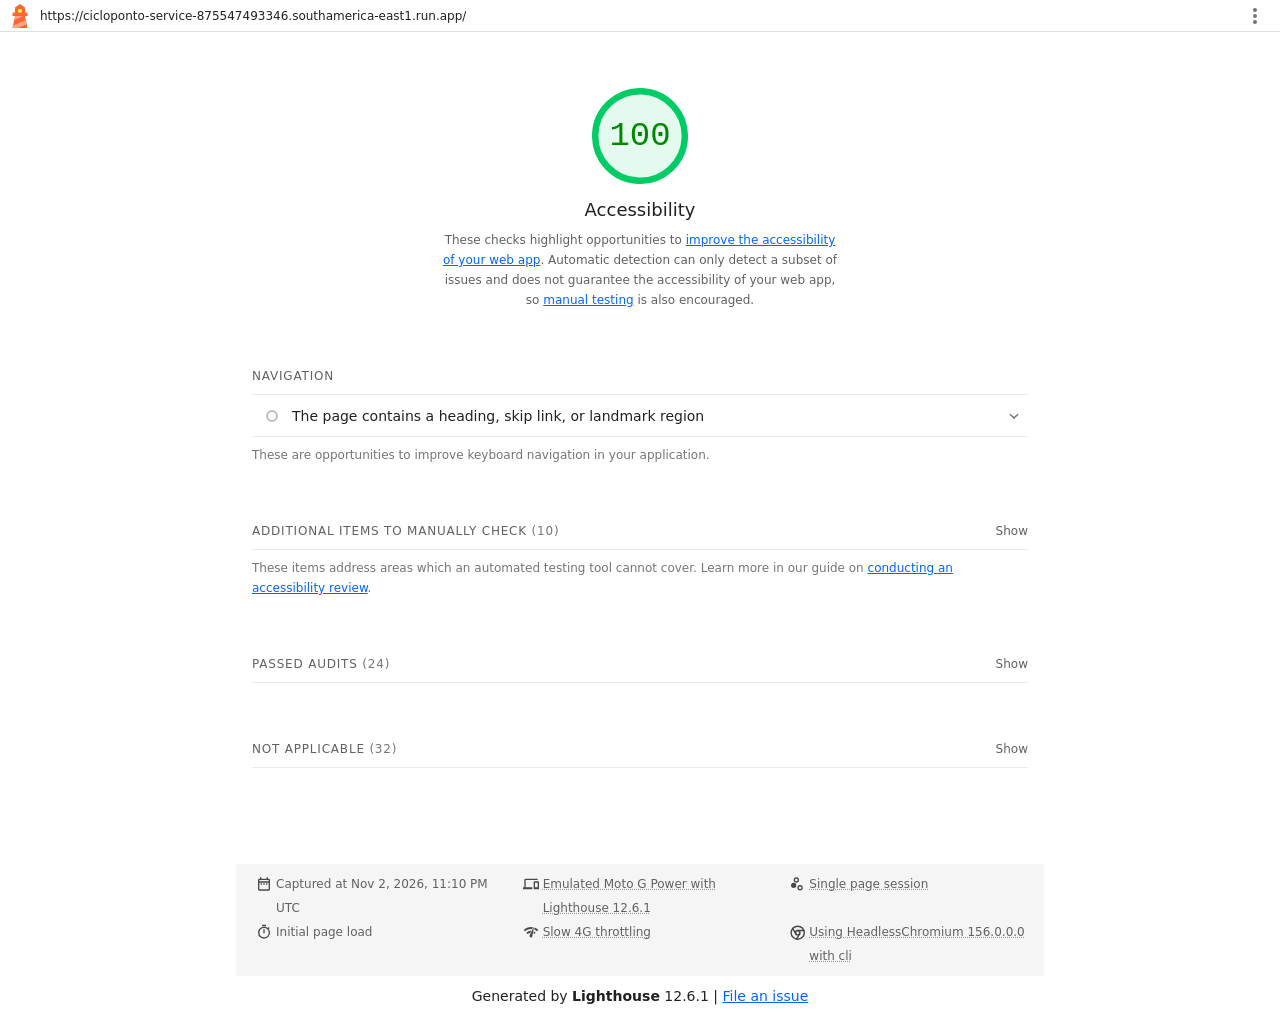
<file: docs/acessibilidade/lighthouse-publicado-2026-11-02.html>
<!--
@license
Copyright 2018 Google LLC
SPDX-License-Identifier: Apache-2.0
-->
<!doctype html>
<html lang="en">
<head>
  <meta charset="utf-8">
  <meta name="viewport" content="width=device-width, initial-scale=1, minimum-scale=1">
  <link rel="icon" href='data:image/svg+xml;utf8,<svg fill="none" xmlns="http://www.w3.org/2000/svg" viewBox="0 0 48 48"><path d="m14 7 10-7 10 7v10h5v7h-5l5 24H9l5-24H9v-7h5V7Z" fill="%23F63"/><path d="M31.561 24H14l-1.689 8.105L31.561 24ZM18.983 48H9l1.022-4.907L35.723 32.27l1.663 7.98L18.983 48Z" fill="%23FFA385"/><path fill="%23FF3" d="M20.5 10h7v7h-7z"/></svg>'>
  <title>Lighthouse Report</title>
  <style>body {margin: 0}</style>
</head>
<body>
  <noscript>Lighthouse report requires JavaScript. Please enable.</noscript>

  <div id="lh-log"></div>

  <script>window.__LIGHTHOUSE_JSON__ = {"lighthouseVersion":"12.6.1","requestedUrl":"https://cicloponto-service-875547493346.southamerica-east1.run.app/","mainDocumentUrl":"https://cicloponto-service-875547493346.southamerica-east1.run.app/","finalDisplayedUrl":"https://cicloponto-service-875547493346.southamerica-east1.run.app/","finalUrl":"https://cicloponto-service-875547493346.southamerica-east1.run.app/","fetchTime":"2026-11-02T23:10:58.570Z","gatherMode":"navigation","runWarnings":[],"userAgent":"Mozilla/5.0 (X11; Linux x86_64) AppleWebKit/537.36 (KHTML, like Gecko) HeadlessChrome/156.0.0.0 Safari/537.36","environment":{"networkUserAgent":"Mozilla/5.0 (Linux; Android 11; moto g power (2022)) AppleWebKit/537.36 (KHTML, like Gecko) Chrome/136.0.0.0 Mobile Safari/537.36","hostUserAgent":"Mozilla/5.0 (X11; Linux x86_64) AppleWebKit/537.36 (KHTML, like Gecko) HeadlessChrome/156.0.0.0 Safari/537.36","benchmarkIndex":3064,"credits":{"axe-core":"4.14.0"}},"audits":{"accesskeys":{"id":"accesskeys","title":"`[accesskey]` values are unique","description":"Access keys let users quickly focus a part of the page. For proper navigation, each access key must be unique. [Learn more about access keys](https://dequeuniversity.com/rules/axe/4.10/accesskeys).","score":null,"scoreDisplayMode":"notApplicable"},"aria-allowed-attr":{"id":"aria-allowed-attr","title":"`[aria-*]` attributes match their roles","description":"Each ARIA `role` supports a specific subset of `aria-*` attributes. Mismatching these invalidates the `aria-*` attributes. [Learn how to match ARIA attributes to their roles](https://dequeuniversity.com/rules/axe/4.10/aria-allowed-attr).","score":1,"scoreDisplayMode":"binary","details":{"type":"table","headings":[],"items":[]}},"aria-allowed-role":{"id":"aria-allowed-role","title":"Uses ARIA roles only on compatible elements","description":"Many HTML elements can only be assigned certain ARIA roles. Using ARIA roles where they are not allowed can interfere with the accessibility of the web page. [Learn more about ARIA roles](https://dequeuniversity.com/rules/axe/4.10/aria-allowed-role).","score":1,"scoreDisplayMode":"binary","details":{"type":"table","headings":[],"items":[]}},"aria-command-name":{"id":"aria-command-name","title":"`button`, `link`, and `menuitem` elements have accessible names","description":"When an element doesn't have an accessible name, screen readers announce it with a generic name, making it unusable for users who rely on screen readers. [Learn how to make command elements more accessible](https://dequeuniversity.com/rules/axe/4.10/aria-command-name).","score":1,"scoreDisplayMode":"binary","details":{"type":"table","headings":[],"items":[]}},"aria-conditional-attr":{"id":"aria-conditional-attr","title":"ARIA attributes are used as specified for the element's role","description":"Some ARIA attributes are only allowed on an element under certain conditions. [Learn more about conditional ARIA attributes](https://dequeuniversity.com/rules/axe/4.10/aria-conditional-attr).","score":1,"scoreDisplayMode":"binary","details":{"type":"table","headings":[],"items":[]}},"aria-deprecated-role":{"id":"aria-deprecated-role","title":"Deprecated ARIA roles were not used","description":"Deprecated ARIA roles may not be processed correctly by assistive technology. [Learn more about deprecated ARIA roles](https://dequeuniversity.com/rules/axe/4.10/aria-deprecated-role).","score":1,"scoreDisplayMode":"binary","details":{"type":"table","headings":[],"items":[]}},"aria-dialog-name":{"id":"aria-dialog-name","title":"Elements with `role=\"dialog\"` or `role=\"alertdialog\"` have accessible names.","description":"ARIA dialog elements without accessible names may prevent screen readers users from discerning the purpose of these elements. [Learn how to make ARIA dialog elements more accessible](https://dequeuniversity.com/rules/axe/4.10/aria-dialog-name).","score":null,"scoreDisplayMode":"notApplicable"},"aria-hidden-body":{"id":"aria-hidden-body","title":"`[aria-hidden=\"true\"]` is not present on the document `\u003cbody>`","description":"Assistive technologies, like screen readers, work inconsistently when `aria-hidden=\"true\"` is set on the document `\u003cbody>`. [Learn how `aria-hidden` affects the document body](https://dequeuniversity.com/rules/axe/4.10/aria-hidden-body).","score":1,"scoreDisplayMode":"binary","details":{"type":"table","headings":[],"items":[]}},"aria-hidden-focus":{"id":"aria-hidden-focus","title":"`[aria-hidden=\"true\"]` elements do not contain focusable descendents","description":"Focusable descendents within an `[aria-hidden=\"true\"]` element prevent those interactive elements from being available to users of assistive technologies like screen readers. [Learn how `aria-hidden` affects focusable elements](https://dequeuniversity.com/rules/axe/4.10/aria-hidden-focus).","score":1,"scoreDisplayMode":"binary","details":{"type":"table","headings":[],"items":[]}},"aria-input-field-name":{"id":"aria-input-field-name","title":"ARIA input fields have accessible names","description":"When an input field doesn't have an accessible name, screen readers announce it with a generic name, making it unusable for users who rely on screen readers. [Learn more about input field labels](https://dequeuniversity.com/rules/axe/4.10/aria-input-field-name).","score":null,"scoreDisplayMode":"notApplicable"},"aria-meter-name":{"id":"aria-meter-name","title":"ARIA `meter` elements have accessible names","description":"When a meter element doesn't have an accessible name, screen readers announce it with a generic name, making it unusable for users who rely on screen readers. [Learn how to name `meter` elements](https://dequeuniversity.com/rules/axe/4.10/aria-meter-name).","score":null,"scoreDisplayMode":"notApplicable"},"aria-progressbar-name":{"id":"aria-progressbar-name","title":"ARIA `progressbar` elements have accessible names","description":"When a `progressbar` element doesn't have an accessible name, screen readers announce it with a generic name, making it unusable for users who rely on screen readers. [Learn how to label `progressbar` elements](https://dequeuniversity.com/rules/axe/4.10/aria-progressbar-name).","score":null,"scoreDisplayMode":"notApplicable"},"aria-prohibited-attr":{"id":"aria-prohibited-attr","title":"Elements use only permitted ARIA attributes","description":"Using ARIA attributes in roles where they are prohibited can mean that important information is not communicated to users of assistive technologies. [Learn more about prohibited ARIA roles](https://dequeuniversity.com/rules/axe/4.10/aria-prohibited-attr).","score":1,"scoreDisplayMode":"binary","details":{"type":"table","headings":[],"items":[]}},"aria-required-attr":{"id":"aria-required-attr","title":"`[role]`s have all required `[aria-*]` attributes","description":"Some ARIA roles have required attributes that describe the state of the element to screen readers. [Learn more about roles and required attributes](https://dequeuniversity.com/rules/axe/4.10/aria-required-attr).","score":1,"scoreDisplayMode":"binary","details":{"type":"table","headings":[],"items":[]}},"aria-required-children":{"id":"aria-required-children","title":"Elements with an ARIA `[role]` that require children to contain a specific `[role]` have all required children.","description":"Some ARIA parent roles must contain specific child roles to perform their intended accessibility functions. [Learn more about roles and required children elements](https://dequeuniversity.com/rules/axe/4.10/aria-required-children).","score":null,"scoreDisplayMode":"notApplicable"},"aria-required-parent":{"id":"aria-required-parent","title":"`[role]`s are contained by their required parent element","description":"Some ARIA child roles must be contained by specific parent roles to properly perform their intended accessibility functions. [Learn more about ARIA roles and required parent element](https://dequeuniversity.com/rules/axe/4.10/aria-required-parent).","score":null,"scoreDisplayMode":"notApplicable"},"aria-roles":{"id":"aria-roles","title":"`[role]` values are valid","description":"ARIA roles must have valid values in order to perform their intended accessibility functions. [Learn more about valid ARIA roles](https://dequeuniversity.com/rules/axe/4.10/aria-roles).","score":1,"scoreDisplayMode":"binary","details":{"type":"table","headings":[],"items":[]}},"aria-text":{"id":"aria-text","title":"Elements with the `role=text` attribute do not have focusable descendents.","description":"Adding `role=text` around a text node split by markup enables VoiceOver to treat it as one phrase, but the element's focusable descendents will not be announced. [Learn more about the `role=text` attribute](https://dequeuniversity.com/rules/axe/4.10/aria-text).","score":null,"scoreDisplayMode":"notApplicable"},"aria-toggle-field-name":{"id":"aria-toggle-field-name","title":"ARIA toggle fields have accessible names","description":"When a toggle field doesn't have an accessible name, screen readers announce it with a generic name, making it unusable for users who rely on screen readers. [Learn more about toggle fields](https://dequeuniversity.com/rules/axe/4.10/aria-toggle-field-name).","score":null,"scoreDisplayMode":"notApplicable"},"aria-tooltip-name":{"id":"aria-tooltip-name","title":"ARIA `tooltip` elements have accessible names","description":"When a tooltip element doesn't have an accessible name, screen readers announce it with a generic name, making it unusable for users who rely on screen readers. [Learn how to name `tooltip` elements](https://dequeuniversity.com/rules/axe/4.10/aria-tooltip-name).","score":null,"scoreDisplayMode":"notApplicable"},"aria-treeitem-name":{"id":"aria-treeitem-name","title":"ARIA `treeitem` elements have accessible names","description":"When a `treeitem` element doesn't have an accessible name, screen readers announce it with a generic name, making it unusable for users who rely on screen readers. [Learn more about labeling `treeitem` elements](https://dequeuniversity.com/rules/axe/4.10/aria-treeitem-name).","score":null,"scoreDisplayMode":"notApplicable"},"aria-valid-attr-value":{"id":"aria-valid-attr-value","title":"`[aria-*]` attributes have valid values","description":"Assistive technologies, like screen readers, can't interpret ARIA attributes with invalid values. [Learn more about valid values for ARIA attributes](https://dequeuniversity.com/rules/axe/4.10/aria-valid-attr-value).","score":1,"scoreDisplayMode":"binary","details":{"type":"table","headings":[],"items":[]}},"aria-valid-attr":{"id":"aria-valid-attr","title":"`[aria-*]` attributes are valid and not misspelled","description":"Assistive technologies, like screen readers, can't interpret ARIA attributes with invalid names. [Learn more about valid ARIA attributes](https://dequeuniversity.com/rules/axe/4.10/aria-valid-attr).","score":1,"scoreDisplayMode":"binary","details":{"type":"table","headings":[],"items":[]}},"button-name":{"id":"button-name","title":"Buttons have an accessible name","description":"When a button doesn't have an accessible name, screen readers announce it as \"button\", making it unusable for users who rely on screen readers. [Learn how to make buttons more accessible](https://dequeuniversity.com/rules/axe/4.10/button-name).","score":1,"scoreDisplayMode":"binary","details":{"type":"table","headings":[],"items":[]}},"bypass":{"id":"bypass","title":"The page contains a heading, skip link, or landmark region","description":"Adding ways to bypass repetitive content lets keyboard users navigate the page more efficiently. [Learn more about bypass blocks](https://dequeuniversity.com/rules/axe/4.10/bypass).","score":1,"scoreDisplayMode":"informative","details":{"type":"table","headings":[{"key":"node","valueType":"node","subItemsHeading":{"key":"relatedNode","valueType":"node"},"label":"Failing Elements"}],"items":[{"node":{"type":"node","lhId":"1-0-HTML","path":"1,HTML","selector":"html","boundingRect":{"top":0,"bottom":823,"left":0,"right":412,"width":412,"height":823},"snippet":"\u003chtml lang=\"pt-BR\">","nodeLabel":"html","explanation":"Fix any of the following:\n  No valid skip link found\n  Page does not have a heading\n  Page does not have a landmark region"}}],"debugData":{"type":"debugdata","impact":"serious","tags":["cat.keyboard","wcag2a","wcag241","section508","section508.22.o","TTv5","TT9.a","EN-301-549","EN-9.2.4.1","RGAAv4","RGAA-12.7.1"]}}},"color-contrast":{"id":"color-contrast","title":"Background and foreground colors have a sufficient contrast ratio","description":"Low-contrast text is difficult or impossible for many users to read. [Learn how to provide sufficient color contrast](https://dequeuniversity.com/rules/axe/4.10/color-contrast).","score":1,"scoreDisplayMode":"binary","details":{"type":"table","headings":[],"items":[]}},"definition-list":{"id":"definition-list","title":"`\u003cdl>`'s contain only properly-ordered `\u003cdt>` and `\u003cdd>` groups, `\u003cscript>`, `\u003ctemplate>` or `\u003cdiv>` elements.","description":"When definition lists are not properly marked up, screen readers may produce confusing or inaccurate output. [Learn how to structure definition lists correctly](https://dequeuniversity.com/rules/axe/4.10/definition-list).","score":null,"scoreDisplayMode":"notApplicable"},"dlitem":{"id":"dlitem","title":"Definition list items are wrapped in `\u003cdl>` elements","description":"Definition list items (`\u003cdt>` and `\u003cdd>`) must be wrapped in a parent `\u003cdl>` element to ensure that screen readers can properly announce them. [Learn how to structure definition lists correctly](https://dequeuniversity.com/rules/axe/4.10/dlitem).","score":null,"scoreDisplayMode":"notApplicable"},"document-title":{"id":"document-title","title":"Document has a `\u003ctitle>` element","description":"The title gives screen reader users an overview of the page, and search engine users rely on it heavily to determine if a page is relevant to their search. [Learn more about document titles](https://dequeuniversity.com/rules/axe/4.10/document-title).","score":1,"scoreDisplayMode":"binary","details":{"type":"table","headings":[],"items":[]}},"duplicate-id-aria":{"id":"duplicate-id-aria","title":"ARIA IDs are unique","description":"The value of an ARIA ID must be unique to prevent other instances from being overlooked by assistive technologies. [Learn how to fix duplicate ARIA IDs](https://dequeuniversity.com/rules/axe/4.10/duplicate-id-aria).","score":null,"scoreDisplayMode":"notApplicable"},"empty-heading":{"id":"empty-heading","title":"All heading elements contain content.","description":"A heading with no content or inaccessible text prevent screen reader users from accessing information on the page's structure. [Learn more about headings](https://dequeuniversity.com/rules/axe/4.10/empty-heading).","score":null,"scoreDisplayMode":"notApplicable"},"form-field-multiple-labels":{"id":"form-field-multiple-labels","title":"No form fields have multiple labels","description":"Form fields with multiple labels can be confusingly announced by assistive technologies like screen readers which use either the first, the last, or all of the labels. [Learn how to use form labels](https://dequeuniversity.com/rules/axe/4.10/form-field-multiple-labels).","score":null,"scoreDisplayMode":"notApplicable"},"frame-title":{"id":"frame-title","title":"`\u003cframe>` or `\u003ciframe>` elements have a title","description":"Screen reader users rely on frame titles to describe the contents of frames. [Learn more about frame titles](https://dequeuniversity.com/rules/axe/4.10/frame-title).","score":null,"scoreDisplayMode":"notApplicable"},"heading-order":{"id":"heading-order","title":"Heading elements appear in a sequentially-descending order","description":"Properly ordered headings that do not skip levels convey the semantic structure of the page, making it easier to navigate and understand when using assistive technologies. [Learn more about heading order](https://dequeuniversity.com/rules/axe/4.10/heading-order).","score":null,"scoreDisplayMode":"notApplicable"},"html-has-lang":{"id":"html-has-lang","title":"`\u003chtml>` element has a `[lang]` attribute","description":"If a page doesn't specify a `lang` attribute, a screen reader assumes that the page is in the default language that the user chose when setting up the screen reader. If the page isn't actually in the default language, then the screen reader might not announce the page's text correctly. [Learn more about the `lang` attribute](https://dequeuniversity.com/rules/axe/4.10/html-has-lang).","score":1,"scoreDisplayMode":"binary","details":{"type":"table","headings":[],"items":[]}},"html-lang-valid":{"id":"html-lang-valid","title":"`\u003chtml>` element has a valid value for its `[lang]` attribute","description":"Specifying a valid [BCP 47 language](https://www.w3.org/International/questions/qa-choosing-language-tags#question) helps screen readers announce text properly. [Learn how to use the `lang` attribute](https://dequeuniversity.com/rules/axe/4.10/html-lang-valid).","score":1,"scoreDisplayMode":"binary","details":{"type":"table","headings":[],"items":[]}},"html-xml-lang-mismatch":{"id":"html-xml-lang-mismatch","title":"`\u003chtml>` element has an `[xml:lang]` attribute with the same base language as the `[lang]` attribute.","description":"If the webpage does not specify a consistent language, then the screen reader might not announce the page's text correctly. [Learn more about the `lang` attribute](https://dequeuniversity.com/rules/axe/4.10/html-xml-lang-mismatch).","score":null,"scoreDisplayMode":"notApplicable"},"identical-links-same-purpose":{"id":"identical-links-same-purpose","title":"Identical links have the same purpose.","description":"Links with the same destination should have the same description, to help users understand the link's purpose and decide whether to follow it. [Learn more about identical links](https://dequeuniversity.com/rules/axe/4.10/identical-links-same-purpose).","score":null,"scoreDisplayMode":"notApplicable"},"image-alt":{"id":"image-alt","title":"Image elements have `[alt]` attributes","description":"Informative elements should aim for short, descriptive alternate text. Decorative elements can be ignored with an empty alt attribute. [Learn more about the `alt` attribute](https://dequeuniversity.com/rules/axe/4.10/image-alt).","score":1,"scoreDisplayMode":"binary","details":{"type":"table","headings":[],"items":[]}},"image-redundant-alt":{"id":"image-redundant-alt","title":"Image elements do not have `[alt]` attributes that are redundant text.","description":"Informative elements should aim for short, descriptive alternative text. Alternative text that is exactly the same as the text adjacent to the link or image is potentially confusing for screen reader users, because the text will be read twice. [Learn more about the `alt` attribute](https://dequeuniversity.com/rules/axe/4.10/image-redundant-alt).","score":1,"scoreDisplayMode":"binary","details":{"type":"table","headings":[],"items":[]}},"input-button-name":{"id":"input-button-name","title":"Input buttons have discernible text.","description":"Adding discernable and accessible text to input buttons may help screen reader users understand the purpose of the input button. [Learn more about input buttons](https://dequeuniversity.com/rules/axe/4.10/input-button-name).","score":null,"scoreDisplayMode":"notApplicable"},"input-image-alt":{"id":"input-image-alt","title":"`\u003cinput type=\"image\">` elements have `[alt]` text","description":"When an image is being used as an `\u003cinput>` button, providing alternative text can help screen reader users understand the purpose of the button. [Learn about input image alt text](https://dequeuniversity.com/rules/axe/4.10/input-image-alt).","score":null,"scoreDisplayMode":"notApplicable"},"label-content-name-mismatch":{"id":"label-content-name-mismatch","title":"Elements with visible text labels have matching accessible names.","description":"Visible text labels that do not match the accessible name can result in a confusing experience for screen reader users. [Learn more about accessible names](https://dequeuniversity.com/rules/axe/4.10/label-content-name-mismatch).","score":1,"scoreDisplayMode":"binary","details":{"type":"table","headings":[],"items":[]}},"label":{"id":"label","title":"Form elements have associated labels","description":"Labels ensure that form controls are announced properly by assistive technologies, like screen readers. [Learn more about form element labels](https://dequeuniversity.com/rules/axe/4.10/label).","score":null,"scoreDisplayMode":"notApplicable"},"landmark-one-main":{"id":"landmark-one-main","title":"Document has a main landmark.","description":"One main landmark helps screen reader users navigate a web page. [Learn more about landmarks](https://dequeuniversity.com/rules/axe/4.10/landmark-one-main).","score":1,"scoreDisplayMode":"informative","details":{"type":"table","headings":[{"key":"node","valueType":"node","subItemsHeading":{"key":"relatedNode","valueType":"node"},"label":"Failing Elements"}],"items":[{"node":{"type":"node","lhId":"1-0-HTML","path":"1,HTML","selector":"html","boundingRect":{"top":0,"bottom":823,"left":0,"right":412,"width":412,"height":823},"snippet":"\u003chtml lang=\"pt-BR\">","nodeLabel":"html","explanation":"Fix all of the following:\n  Document does not have a main landmark"}}],"debugData":{"type":"debugdata","impact":"moderate","tags":["cat.semantics","best-practice"]}}},"link-name":{"id":"link-name","title":"Links have a discernible name","description":"Link text (and alternate text for images, when used as links) that is discernible, unique, and focusable improves the navigation experience for screen reader users. [Learn how to make links accessible](https://dequeuniversity.com/rules/axe/4.10/link-name).","score":1,"scoreDisplayMode":"binary","details":{"type":"table","headings":[],"items":[]}},"link-in-text-block":{"id":"link-in-text-block","title":"Links are distinguishable without relying on color.","description":"Low-contrast text is difficult or impossible for many users to read. Link text that is discernible improves the experience for users with low vision. [Learn how to make links distinguishable](https://dequeuniversity.com/rules/axe/4.10/link-in-text-block).","score":1,"scoreDisplayMode":"binary","details":{"type":"table","headings":[],"items":[]}},"list":{"id":"list","title":"Lists contain only `\u003cli>` elements and script supporting elements (`\u003cscript>` and `\u003ctemplate>`).","description":"Screen readers have a specific way of announcing lists. Ensuring proper list structure aids screen reader output. [Learn more about proper list structure](https://dequeuniversity.com/rules/axe/4.10/list).","score":null,"scoreDisplayMode":"notApplicable"},"listitem":{"id":"listitem","title":"List items (`\u003cli>`) are contained within `\u003cul>`, `\u003col>` or `\u003cmenu>` parent elements","description":"Screen readers require list items (`\u003cli>`) to be contained within a parent `\u003cul>`, `\u003col>` or `\u003cmenu>` to be announced properly. [Learn more about proper list structure](https://dequeuniversity.com/rules/axe/4.10/listitem).","score":null,"scoreDisplayMode":"notApplicable"},"meta-refresh":{"id":"meta-refresh","title":"The document does not use `\u003cmeta http-equiv=\"refresh\">`","description":"Users do not expect a page to refresh automatically, and doing so will move focus back to the top of the page. This may create a frustrating or confusing experience. [Learn more about the refresh meta tag](https://dequeuniversity.com/rules/axe/4.10/meta-refresh).","score":null,"scoreDisplayMode":"notApplicable"},"meta-viewport":{"id":"meta-viewport","title":"`[user-scalable=\"no\"]` is not used in the `\u003cmeta name=\"viewport\">` element and the `[maximum-scale]` attribute is not less than 5.","description":"Disabling zooming is problematic for users with low vision who rely on screen magnification to properly see the contents of a web page. [Learn more about the viewport meta tag](https://dequeuniversity.com/rules/axe/4.10/meta-viewport).","score":1,"scoreDisplayMode":"binary","details":{"type":"table","headings":[],"items":[]}},"object-alt":{"id":"object-alt","title":"`\u003cobject>` elements have alternate text","description":"Screen readers cannot translate non-text content. Adding alternate text to `\u003cobject>` elements helps screen readers convey meaning to users. [Learn more about alt text for `object` elements](https://dequeuniversity.com/rules/axe/4.10/object-alt).","score":null,"scoreDisplayMode":"notApplicable"},"select-name":{"id":"select-name","title":"Select elements have associated label elements.","description":"Form elements without effective labels can create frustrating experiences for screen reader users. [Learn more about the `select` element](https://dequeuniversity.com/rules/axe/4.10/select-name).","score":null,"scoreDisplayMode":"notApplicable"},"skip-link":{"id":"skip-link","title":"Skip links are focusable.","description":"Including a skip link can help users skip to the main content to save time. [Learn more about skip links](https://dequeuniversity.com/rules/axe/4.10/skip-link).","score":null,"scoreDisplayMode":"notApplicable"},"tabindex":{"id":"tabindex","title":"No element has a `[tabindex]` value greater than 0","description":"A value greater than 0 implies an explicit navigation ordering. Although technically valid, this often creates frustrating experiences for users who rely on assistive technologies. [Learn more about the `tabindex` attribute](https://dequeuniversity.com/rules/axe/4.10/tabindex).","score":1,"scoreDisplayMode":"binary","details":{"type":"table","headings":[],"items":[]}},"table-duplicate-name":{"id":"table-duplicate-name","title":"Tables have different content in the summary attribute and `\u003ccaption>`.","description":"The summary attribute should describe the table structure, while `\u003ccaption>` should have the onscreen title. Accurate table mark-up helps users of screen readers. [Learn more about summary and caption](https://dequeuniversity.com/rules/axe/4.10/table-duplicate-name).","score":null,"scoreDisplayMode":"notApplicable"},"table-fake-caption":{"id":"table-fake-caption","title":"Tables use `\u003ccaption>` instead of cells with the `[colspan]` attribute to indicate a caption.","description":"Screen readers have features to make navigating tables easier. Ensuring that tables use the actual caption element instead of cells with the `[colspan]` attribute may improve the experience for screen reader users. [Learn more about captions](https://dequeuniversity.com/rules/axe/4.10/table-fake-caption).","score":null,"scoreDisplayMode":"notApplicable"},"target-size":{"id":"target-size","title":"Touch targets have sufficient size and spacing.","description":"Touch targets with sufficient size and spacing help users who may have difficulty targeting small controls to activate the targets. [Learn more about touch targets](https://dequeuniversity.com/rules/axe/4.10/target-size).","score":1,"scoreDisplayMode":"binary","details":{"type":"table","headings":[],"items":[]}},"td-has-header":{"id":"td-has-header","title":"`\u003ctd>` elements in a large `\u003ctable>` have one or more table headers.","description":"Screen readers have features to make navigating tables easier. Ensuring that `\u003ctd>` elements in a large table (3 or more cells in width and height) have an associated table header may improve the experience for screen reader users. [Learn more about table headers](https://dequeuniversity.com/rules/axe/4.10/td-has-header).","score":null,"scoreDisplayMode":"notApplicable"},"td-headers-attr":{"id":"td-headers-attr","title":"Cells in a `\u003ctable>` element that use the `[headers]` attribute refer to table cells within the same table.","description":"Screen readers have features to make navigating tables easier. Ensuring `\u003ctd>` cells using the `[headers]` attribute only refer to other cells in the same table may improve the experience for screen reader users. [Learn more about the `headers` attribute](https://dequeuniversity.com/rules/axe/4.10/td-headers-attr).","score":null,"scoreDisplayMode":"notApplicable"},"th-has-data-cells":{"id":"th-has-data-cells","title":"`\u003cth>` elements and elements with `[role=\"columnheader\"/\"rowheader\"]` have data cells they describe.","description":"Screen readers have features to make navigating tables easier. Ensuring table headers always refer to some set of cells may improve the experience for screen reader users. [Learn more about table headers](https://dequeuniversity.com/rules/axe/4.10/th-has-data-cells).","score":null,"scoreDisplayMode":"notApplicable"},"valid-lang":{"id":"valid-lang","title":"`[lang]` attributes have a valid value","description":"Specifying a valid [BCP 47 language](https://www.w3.org/International/questions/qa-choosing-language-tags#question) on elements helps ensure that text is pronounced correctly by a screen reader. [Learn how to use the `lang` attribute](https://dequeuniversity.com/rules/axe/4.10/valid-lang).","score":null,"scoreDisplayMode":"notApplicable"},"video-caption":{"id":"video-caption","title":"`\u003cvideo>` elements contain a `\u003ctrack>` element with `[kind=\"captions\"]`","description":"When a video provides a caption it is easier for deaf and hearing impaired users to access its information. [Learn more about video captions](https://dequeuniversity.com/rules/axe/4.10/video-caption).","score":null,"scoreDisplayMode":"notApplicable"},"custom-controls-labels":{"id":"custom-controls-labels","title":"Custom controls have associated labels","description":"Custom interactive controls have associated labels, provided by aria-label or aria-labelledby. [Learn more about custom controls and labels](https://developer.chrome.com/docs/lighthouse/accessibility/custom-controls-labels/).","score":null,"scoreDisplayMode":"manual"},"custom-controls-roles":{"id":"custom-controls-roles","title":"Custom controls have ARIA roles","description":"Custom interactive controls have appropriate ARIA roles. [Learn how to add roles to custom controls](https://developer.chrome.com/docs/lighthouse/accessibility/custom-control-roles/).","score":null,"scoreDisplayMode":"manual"},"focus-traps":{"id":"focus-traps","title":"User focus is not accidentally trapped in a region","description":"A user can tab into and out of any control or region without accidentally trapping their focus. [Learn how to avoid focus traps](https://developer.chrome.com/docs/lighthouse/accessibility/focus-traps/).","score":null,"scoreDisplayMode":"manual"},"focusable-controls":{"id":"focusable-controls","title":"Interactive controls are keyboard focusable","description":"Custom interactive controls are keyboard focusable and display a focus indicator. [Learn how to make custom controls focusable](https://developer.chrome.com/docs/lighthouse/accessibility/focusable-controls/).","score":null,"scoreDisplayMode":"manual"},"interactive-element-affordance":{"id":"interactive-element-affordance","title":"Interactive elements indicate their purpose and state","description":"Interactive elements, such as links and buttons, should indicate their state and be distinguishable from non-interactive elements. [Learn how to decorate interactive elements with affordance hints](https://developer.chrome.com/docs/lighthouse/accessibility/interactive-element-affordance/).","score":null,"scoreDisplayMode":"manual"},"logical-tab-order":{"id":"logical-tab-order","title":"The page has a logical tab order","description":"Tabbing through the page follows the visual layout. Users cannot focus elements that are offscreen. [Learn more about logical tab ordering](https://developer.chrome.com/docs/lighthouse/accessibility/logical-tab-order/).","score":null,"scoreDisplayMode":"manual"},"managed-focus":{"id":"managed-focus","title":"The user's focus is directed to new content added to the page","description":"If new content, such as a dialog, is added to the page, the user's focus is directed to it. [Learn how to direct focus to new content](https://developer.chrome.com/docs/lighthouse/accessibility/managed-focus/).","score":null,"scoreDisplayMode":"manual"},"offscreen-content-hidden":{"id":"offscreen-content-hidden","title":"Offscreen content is hidden from assistive technology","description":"Offscreen content is hidden with display: none or aria-hidden=true. [Learn how to properly hide offscreen content](https://developer.chrome.com/docs/lighthouse/accessibility/offscreen-content-hidden/).","score":null,"scoreDisplayMode":"manual"},"use-landmarks":{"id":"use-landmarks","title":"HTML5 landmark elements are used to improve navigation","description":"Landmark elements (`\u003cmain>`, `\u003cnav>`, etc.) are used to improve the keyboard navigation of the page for assistive technology. [Learn more about landmark elements](https://developer.chrome.com/docs/lighthouse/accessibility/use-landmarks/).","score":null,"scoreDisplayMode":"manual"},"visual-order-follows-dom":{"id":"visual-order-follows-dom","title":"Visual order on the page follows DOM order","description":"DOM order matches the visual order, improving navigation for assistive technology. [Learn more about DOM and visual ordering](https://developer.chrome.com/docs/lighthouse/accessibility/visual-order-follows-dom/).","score":null,"scoreDisplayMode":"manual"}},"configSettings":{"output":["html","json"],"maxWaitForFcp":30000,"maxWaitForLoad":45000,"pauseAfterFcpMs":1000,"pauseAfterLoadMs":1000,"networkQuietThresholdMs":1000,"cpuQuietThresholdMs":1000,"formFactor":"mobile","throttling":{"rttMs":150,"throughputKbps":1638.4,"requestLatencyMs":562.5,"downloadThroughputKbps":1474.5600000000002,"uploadThroughputKbps":675,"cpuSlowdownMultiplier":4},"throttlingMethod":"simulate","screenEmulation":{"mobile":true,"width":412,"height":823,"deviceScaleFactor":1.75,"disabled":false},"emulatedUserAgent":"Mozilla/5.0 (Linux; Android 11; moto g power (2022)) AppleWebKit/537.36 (KHTML, like Gecko) Chrome/136.0.0.0 Mobile Safari/537.36","auditMode":false,"gatherMode":false,"clearStorageTypes":["file_systems","shader_cache","service_workers","cache_storage"],"disableStorageReset":false,"debugNavigation":false,"channel":"cli","usePassiveGathering":false,"disableFullPageScreenshot":false,"skipAboutBlank":false,"blankPage":"about:blank","ignoreStatusCode":false,"locale":"en-US","blockedUrlPatterns":null,"additionalTraceCategories":null,"extraHeaders":null,"precomputedLanternData":null,"onlyAudits":null,"onlyCategories":["accessibility"],"skipAudits":null},"categories":{"accessibility":{"title":"Accessibility","description":"These checks highlight opportunities to [improve the accessibility of your web app](https://developer.chrome.com/docs/lighthouse/accessibility/). Automatic detection can only detect a subset of issues and does not guarantee the accessibility of your web app, so [manual testing](https://web.dev/articles/how-to-review) is also encouraged.","manualDescription":"These items address areas which an automated testing tool cannot cover. Learn more in our guide on [conducting an accessibility review](https://web.dev/articles/how-to-review).","supportedModes":["navigation","snapshot"],"auditRefs":[{"id":"accesskeys","weight":0,"group":"a11y-navigation"},{"id":"aria-allowed-attr","weight":10,"group":"a11y-aria"},{"id":"aria-allowed-role","weight":1,"group":"a11y-aria"},{"id":"aria-command-name","weight":7,"group":"a11y-aria"},{"id":"aria-conditional-attr","weight":7,"group":"a11y-aria"},{"id":"aria-deprecated-role","weight":1,"group":"a11y-aria"},{"id":"aria-dialog-name","weight":0,"group":"a11y-aria"},{"id":"aria-hidden-body","weight":10,"group":"a11y-aria"},{"id":"aria-hidden-focus","weight":7,"group":"a11y-aria"},{"id":"aria-input-field-name","weight":0,"group":"a11y-aria"},{"id":"aria-meter-name","weight":0,"group":"a11y-aria"},{"id":"aria-progressbar-name","weight":0,"group":"a11y-aria"},{"id":"aria-prohibited-attr","weight":7,"group":"a11y-aria"},{"id":"aria-required-attr","weight":10,"group":"a11y-aria"},{"id":"aria-required-children","weight":0,"group":"a11y-aria"},{"id":"aria-required-parent","weight":0,"group":"a11y-aria"},{"id":"aria-roles","weight":7,"group":"a11y-aria"},{"id":"aria-text","weight":0,"group":"a11y-aria"},{"id":"aria-toggle-field-name","weight":0,"group":"a11y-aria"},{"id":"aria-tooltip-name","weight":0,"group":"a11y-aria"},{"id":"aria-treeitem-name","weight":0,"group":"a11y-aria"},{"id":"aria-valid-attr-value","weight":10,"group":"a11y-aria"},{"id":"aria-valid-attr","weight":10,"group":"a11y-aria"},{"id":"button-name","weight":10,"group":"a11y-names-labels"},{"id":"bypass","weight":0,"group":"a11y-navigation"},{"id":"color-contrast","weight":7,"group":"a11y-color-contrast"},{"id":"definition-list","weight":0,"group":"a11y-tables-lists"},{"id":"dlitem","weight":0,"group":"a11y-tables-lists"},{"id":"document-title","weight":7,"group":"a11y-names-labels"},{"id":"duplicate-id-aria","weight":0,"group":"a11y-aria"},{"id":"form-field-multiple-labels","weight":0,"group":"a11y-names-labels"},{"id":"frame-title","weight":0,"group":"a11y-names-labels"},{"id":"heading-order","weight":0,"group":"a11y-navigation"},{"id":"html-has-lang","weight":7,"group":"a11y-language"},{"id":"html-lang-valid","weight":7,"group":"a11y-language"},{"id":"html-xml-lang-mismatch","weight":0,"group":"a11y-language"},{"id":"image-alt","weight":10,"group":"a11y-names-labels"},{"id":"image-redundant-alt","weight":1,"group":"a11y-names-labels"},{"id":"input-button-name","weight":0,"group":"a11y-names-labels"},{"id":"input-image-alt","weight":0,"group":"a11y-names-labels"},{"id":"label","weight":0,"group":"a11y-names-labels"},{"id":"link-in-text-block","weight":7,"group":"a11y-color-contrast"},{"id":"link-name","weight":7,"group":"a11y-names-labels"},{"id":"list","weight":0,"group":"a11y-tables-lists"},{"id":"listitem","weight":0,"group":"a11y-tables-lists"},{"id":"meta-refresh","weight":0,"group":"a11y-best-practices"},{"id":"meta-viewport","weight":10,"group":"a11y-best-practices"},{"id":"object-alt","weight":0,"group":"a11y-names-labels"},{"id":"select-name","weight":0,"group":"a11y-names-labels"},{"id":"skip-link","weight":0,"group":"a11y-names-labels"},{"id":"tabindex","weight":7,"group":"a11y-navigation"},{"id":"table-duplicate-name","weight":0,"group":"a11y-tables-lists"},{"id":"target-size","weight":7,"group":"a11y-best-practices"},{"id":"td-headers-attr","weight":0,"group":"a11y-tables-lists"},{"id":"th-has-data-cells","weight":0,"group":"a11y-tables-lists"},{"id":"valid-lang","weight":0,"group":"a11y-language"},{"id":"video-caption","weight":0,"group":"a11y-audio-video"},{"id":"focusable-controls","weight":0},{"id":"interactive-element-affordance","weight":0},{"id":"logical-tab-order","weight":0},{"id":"visual-order-follows-dom","weight":0},{"id":"focus-traps","weight":0},{"id":"managed-focus","weight":0},{"id":"use-landmarks","weight":0},{"id":"offscreen-content-hidden","weight":0},{"id":"custom-controls-labels","weight":0},{"id":"custom-controls-roles","weight":0},{"id":"empty-heading","weight":0,"group":"hidden"},{"id":"identical-links-same-purpose","weight":0,"group":"hidden"},{"id":"landmark-one-main","weight":0,"group":"hidden"},{"id":"label-content-name-mismatch","weight":0,"group":"hidden"},{"id":"table-fake-caption","weight":0,"group":"hidden"},{"id":"td-has-header","weight":0,"group":"hidden"}],"id":"accessibility","score":1}},"categoryGroups":{"metrics":{"title":"Metrics"},"insights":{"title":"Insights","description":"These insights are also available in the Chrome DevTools Performance Panel - [record a trace](https://developer.chrome.com/docs/devtools/performance/reference) to view more detailed information."},"diagnostics":{"title":"Diagnostics","description":"More information about the performance of your application. These numbers don't [directly affect](https://developer.chrome.com/docs/lighthouse/performance/performance-scoring/) the Performance score."},"a11y-best-practices":{"title":"Best practices","description":"These items highlight common accessibility best practices."},"a11y-color-contrast":{"title":"Contrast","description":"These are opportunities to improve the legibility of your content."},"a11y-names-labels":{"title":"Names and labels","description":"These are opportunities to improve the semantics of the controls in your application. This may enhance the experience for users of assistive technology, like a screen reader."},"a11y-navigation":{"title":"Navigation","description":"These are opportunities to improve keyboard navigation in your application."},"a11y-aria":{"title":"ARIA","description":"These are opportunities to improve the usage of ARIA in your application which may enhance the experience for users of assistive technology, like a screen reader."},"a11y-language":{"title":"Internationalization and localization","description":"These are opportunities to improve the interpretation of your content by users in different locales."},"a11y-audio-video":{"title":"Audio and video","description":"These are opportunities to provide alternative content for audio and video. This may improve the experience for users with hearing or vision impairments."},"a11y-tables-lists":{"title":"Tables and lists","description":"These are opportunities to improve the experience of reading tabular or list data using assistive technology, like a screen reader."},"seo-mobile":{"title":"Mobile Friendly","description":"Make sure your pages are mobile friendly so users don’t have to pinch or zoom in order to read the content pages. [Learn how to make pages mobile-friendly](https://developers.google.com/search/mobile-sites/)."},"seo-content":{"title":"Content Best Practices","description":"Format your HTML in a way that enables crawlers to better understand your app’s content."},"seo-crawl":{"title":"Crawling and Indexing","description":"To appear in search results, crawlers need access to your app."},"best-practices-trust-safety":{"title":"Trust and Safety"},"best-practices-ux":{"title":"User Experience"},"best-practices-browser-compat":{"title":"Browser Compatibility"},"best-practices-general":{"title":"General"},"hidden":{"title":""}},"stackPacks":[],"entities":[{"name":"run.app","origins":["https://cicloponto-service-875547493346.southamerica-east1.run.app"],"isFirstParty":true,"isUnrecognized":true},{"name":"Unpkg","homepage":"https://unpkg.com","origins":["https://unpkg.com"],"category":"cdn"},{"name":"Cloudflare CDN","homepage":"https://cdnjs.com/","origins":["https://cdnjs.cloudflare.com"],"category":"cdn"},{"name":"JSDelivr CDN","homepage":"https://www.jsdelivr.com/","origins":["https://cdn.jsdelivr.net"],"category":"cdn"},{"name":"openstreetmap.org","origins":["https://a.tile.openstreetmap.org","https://b.tile.openstreetmap.org","https://c.tile.openstreetmap.org"],"isUnrecognized":true},{"name":"openweathermap.org","origins":["https://openweathermap.org"],"isUnrecognized":true}],"fullPageScreenshot":{"screenshot":{"data":"[data-uri]","width":412,"height":823},"nodes":{"1-0-HTML":{"id":"","top":0,"bottom":823,"left":0,"right":412,"width":412,"height":823},"1-1-BUTTON":{"id":"toggleMenuBtn","top":15,"bottom":59,"left":74,"right":217,"width":143,"height":44},"1-2-BUTTON":{"id":"","top":71,"bottom":115,"left":355,"right":399,"width":44,"height":44},"1-3-A":{"id":"","top":815,"bottom":829,"left":257,"right":308,"width":51,"height":14},"1-4-DIV":{"id":"","top":814,"bottom":831,"left":252,"right":420,"width":168,"height":17},"1-5-DIV":{"id":"","top":386,"bottom":420,"left":215,"right":249,"width":34,"height":34},"1-6-DIV":{"id":"","top":378,"bottom":432,"left":207,"right":261,"width":54,"height":54}}},"timing":{"entries":[{"startTime":1266.92,"name":"lh:config","duration":527.58,"entryType":"measure"},{"startTime":1269.28,"name":"lh:config:resolveArtifactsToDefns","duration":31.66,"entryType":"measure"},{"startTime":1794.77,"name":"lh:runner:gather","duration":7028.34,"entryType":"measure"},{"startTime":1850.93,"name":"lh:driver:connect","duration":5.75,"entryType":"measure"},{"startTime":1857.02,"name":"lh:driver:navigate","duration":4.58,"entryType":"measure"},{"startTime":1862.05,"name":"lh:gather:getBenchmarkIndex","duration":1003.89,"entryType":"measure"},{"startTime":2866.17,"name":"lh:gather:getVersion","duration":0.77,"entryType":"measure"},{"startTime":2867.32,"name":"lh:prepare:navigationMode","duration":19.4,"entryType":"measure"},{"startTime":2879.61,"name":"lh:storage:clearDataForOrigin","duration":2.46,"entryType":"measure"},{"startTime":2882.21,"name":"lh:storage:clearBrowserCaches","duration":2.77,"entryType":"measure"},{"startTime":2885.69,"name":"lh:gather:prepareThrottlingAndNetwork","duration":0.9,"entryType":"measure"},{"startTime":2890.41,"name":"lh:driver:navigate","duration":4545.46,"entryType":"measure"},{"startTime":7439.12,"name":"lh:computed:NetworkRecords","duration":1.54,"entryType":"measure"},{"startTime":7441.35,"name":"lh:gather:getArtifact:DevtoolsLog","duration":0.05,"entryType":"measure"},{"startTime":7441.42,"name":"lh:gather:getArtifact:Accessibility","duration":248.39,"entryType":"measure"},{"startTime":7690.18,"name":"lh:gather:getArtifact:NetworkUserAgent","duration":0.14,"entryType":"measure"},{"startTime":7690.35,"name":"lh:gather:getArtifact:Stacks","duration":12.32,"entryType":"measure"},{"startTime":7690.51,"name":"lh:gather:collectStacks","duration":12.13,"entryType":"measure"},{"startTime":7702.69,"name":"lh:gather:getArtifact:FullPageScreenshot","duration":1091.94,"entryType":"measure"},{"startTime":8823.44,"name":"lh:runner:audit","duration":160.85,"entryType":"measure"},{"startTime":8823.57,"name":"lh:runner:auditing","duration":160.17,"entryType":"measure"},{"startTime":8824.92,"name":"lh:audit:accesskeys","duration":1.21,"entryType":"measure"},{"startTime":8826.33,"name":"lh:audit:aria-allowed-attr","duration":3.37,"entryType":"measure"},{"startTime":8830.02,"name":"lh:audit:aria-allowed-role","duration":2.82,"entryType":"measure"},{"startTime":8833.06,"name":"lh:audit:aria-command-name","duration":3.28,"entryType":"measure"},{"startTime":8836.58,"name":"lh:audit:aria-conditional-attr","duration":3.03,"entryType":"measure"},{"startTime":8839.84,"name":"lh:audit:aria-deprecated-role","duration":2.74,"entryType":"measure"},{"startTime":8842.93,"name":"lh:audit:aria-dialog-name","duration":0.67,"entryType":"measure"},{"startTime":8843.79,"name":"lh:audit:aria-hidden-body","duration":2.67,"entryType":"measure"},{"startTime":8846.67,"name":"lh:audit:aria-hidden-focus","duration":2.57,"entryType":"measure"},{"startTime":8849.52,"name":"lh:audit:aria-input-field-name","duration":1.11,"entryType":"measure"},{"startTime":8850.86,"name":"lh:audit:aria-meter-name","duration":2.42,"entryType":"measure"},{"startTime":8853.76,"name":"lh:audit:aria-progressbar-name","duration":1.14,"entryType":"measure"},{"startTime":8855.13,"name":"lh:audit:aria-prohibited-attr","duration":2.7,"entryType":"measure"},{"startTime":8858.07,"name":"lh:audit:aria-required-attr","duration":2.47,"entryType":"measure"},{"startTime":8860.74,"name":"lh:audit:aria-required-children","duration":0.84,"entryType":"measure"},{"startTime":8861.76,"name":"lh:audit:aria-required-parent","duration":0.84,"entryType":"measure"},{"startTime":8862.86,"name":"lh:audit:aria-roles","duration":2.37,"entryType":"measure"},{"startTime":8865.42,"name":"lh:audit:aria-text","duration":0.92,"entryType":"measure"},{"startTime":8866.52,"name":"lh:audit:aria-toggle-field-name","duration":1.21,"entryType":"measure"},{"startTime":8867.93,"name":"lh:audit:aria-tooltip-name","duration":1.22,"entryType":"measure"},{"startTime":8869.48,"name":"lh:audit:aria-treeitem-name","duration":1.67,"entryType":"measure"},{"startTime":8871.32,"name":"lh:audit:aria-valid-attr-value","duration":2.39,"entryType":"measure"},{"startTime":8873.93,"name":"lh:audit:aria-valid-attr","duration":2.46,"entryType":"measure"},{"startTime":8876.57,"name":"lh:audit:button-name","duration":2.49,"entryType":"measure"},{"startTime":8879.24,"name":"lh:audit:bypass","duration":6.9,"entryType":"measure"},{"startTime":8886.35,"name":"lh:audit:color-contrast","duration":2.42,"entryType":"measure"},{"startTime":8888.98,"name":"lh:audit:definition-list","duration":1.05,"entryType":"measure"},{"startTime":8890.19,"name":"lh:audit:dlitem","duration":1.07,"entryType":"measure"},{"startTime":8891.42,"name":"lh:audit:document-title","duration":2.19,"entryType":"measure"},{"startTime":8893.76,"name":"lh:audit:duplicate-id-aria","duration":2.46,"entryType":"measure"},{"startTime":8896.46,"name":"lh:audit:empty-heading","duration":1.21,"entryType":"measure"},{"startTime":8897.82,"name":"lh:audit:form-field-multiple-labels","duration":1.12,"entryType":"measure"},{"startTime":8899.1,"name":"lh:audit:frame-title","duration":1.31,"entryType":"measure"},{"startTime":8900.58,"name":"lh:audit:heading-order","duration":1.75,"entryType":"measure"},{"startTime":8902.51,"name":"lh:audit:html-has-lang","duration":5.72,"entryType":"measure"},{"startTime":8908.43,"name":"lh:audit:html-lang-valid","duration":2.28,"entryType":"measure"},{"startTime":8910.98,"name":"lh:audit:html-xml-lang-mismatch","duration":1.34,"entryType":"measure"},{"startTime":8912.51,"name":"lh:audit:identical-links-same-purpose","duration":2.44,"entryType":"measure"},{"startTime":8915.11,"name":"lh:audit:image-alt","duration":2.38,"entryType":"measure"},{"startTime":8917.67,"name":"lh:audit:image-redundant-alt","duration":2.31,"entryType":"measure"},{"startTime":8920.14,"name":"lh:audit:input-button-name","duration":1.3,"entryType":"measure"},{"startTime":8921.6,"name":"lh:audit:input-image-alt","duration":1.29,"entryType":"measure"},{"startTime":8923.09,"name":"lh:audit:label-content-name-mismatch","duration":5.49,"entryType":"measure"},{"startTime":8928.77,"name":"lh:audit:label","duration":1.41,"entryType":"measure"},{"startTime":8930.35,"name":"lh:audit:landmark-one-main","duration":2.15,"entryType":"measure"},{"startTime":8932.65,"name":"lh:audit:link-name","duration":2.42,"entryType":"measure"},{"startTime":8935.24,"name":"lh:audit:link-in-text-block","duration":2.16,"entryType":"measure"},{"startTime":8937.56,"name":"lh:audit:list","duration":1.41,"entryType":"measure"},{"startTime":8939.13,"name":"lh:audit:listitem","duration":1.42,"entryType":"measure"},{"startTime":8940.71,"name":"lh:audit:meta-refresh","duration":1.48,"entryType":"measure"},{"startTime":8942.34,"name":"lh:audit:meta-viewport","duration":5.71,"entryType":"measure"},{"startTime":8948.25,"name":"lh:audit:object-alt","duration":1.53,"entryType":"measure"},{"startTime":8949.95,"name":"lh:audit:select-name","duration":1.52,"entryType":"measure"},{"startTime":8951.63,"name":"lh:audit:skip-link","duration":1.58,"entryType":"measure"},{"startTime":8953.39,"name":"lh:audit:tabindex","duration":2.31,"entryType":"measure"},{"startTime":8955.86,"name":"lh:audit:table-duplicate-name","duration":1.66,"entryType":"measure"},{"startTime":8957.69,"name":"lh:audit:table-fake-caption","duration":1.7,"entryType":"measure"},{"startTime":8959.54,"name":"lh:audit:target-size","duration":2.38,"entryType":"measure"},{"startTime":8962.09,"name":"lh:audit:td-has-header","duration":1.75,"entryType":"measure"},{"startTime":8964.02,"name":"lh:audit:td-headers-attr","duration":7.51,"entryType":"measure"},{"startTime":8971.89,"name":"lh:audit:th-has-data-cells","duration":3.6,"entryType":"measure"},{"startTime":8975.71,"name":"lh:audit:valid-lang","duration":2.41,"entryType":"measure"},{"startTime":8978.36,"name":"lh:audit:video-caption","duration":4.92,"entryType":"measure"},{"startTime":8983.35,"name":"lh:audit:custom-controls-labels","duration":0.17,"entryType":"measure"},{"startTime":8983.54,"name":"lh:audit:custom-controls-roles","duration":0.02,"entryType":"measure"},{"startTime":8983.57,"name":"lh:audit:focus-traps","duration":0.01,"entryType":"measure"},{"startTime":8983.59,"name":"lh:audit:focusable-controls","duration":0.01,"entryType":"measure"},{"startTime":8983.6,"name":"lh:audit:interactive-element-affordance","duration":0.01,"entryType":"measure"},{"startTime":8983.62,"name":"lh:audit:logical-tab-order","duration":0.01,"entryType":"measure"},{"startTime":8983.63,"name":"lh:audit:managed-focus","duration":0.01,"entryType":"measure"},{"startTime":8983.65,"name":"lh:audit:offscreen-content-hidden","duration":0.05,"entryType":"measure"},{"startTime":8983.7,"name":"lh:audit:use-landmarks","duration":0.01,"entryType":"measure"},{"startTime":8983.73,"name":"lh:audit:visual-order-follows-dom","duration":0.01,"entryType":"measure"},{"startTime":8983.75,"name":"lh:runner:generate","duration":0.53,"entryType":"measure"},{"startTime":8984.85,"name":"lh:computed:EntityClassification","duration":2.04,"entryType":"measure"}],"total":7189.1900000000005},"i18n":{"rendererFormattedStrings":{"calculatorLink":"See calculator.","collapseView":"Collapse view","crcInitialNavigation":"Initial Navigation","crcLongestDurationLabel":"Maximum critical path latency:","dropdownCopyJSON":"Copy JSON","dropdownDarkTheme":"Toggle Dark Theme","dropdownPrintExpanded":"Print Expanded","dropdownPrintSummary":"Print Summary","dropdownSaveGist":"Save as Gist","dropdownSaveHTML":"Save as HTML","dropdownSaveJSON":"Save as JSON","dropdownViewUnthrottledTrace":"View Unthrottled Trace","dropdownViewer":"Open in Viewer","errorLabel":"Error!","errorMissingAuditInfo":"Report error: no audit information","expandView":"Expand view","firstPartyChipLabel":"1st party","footerIssue":"File an issue","goBackToAudits":"Go back to audits","hide":"Hide","insightsNotice":"Later this year, insights will replace performance audits. [Learn more and provide feedback here](https://github.com/GoogleChrome/lighthouse/discussions/16462).","labDataTitle":"Lab Data","lsPerformanceCategoryDescription":"[Lighthouse](https://developers.google.com/web/tools/lighthouse/) analysis of the current page on an emulated mobile network. Values are estimated and may vary.","manualAuditsGroupTitle":"Additional items to manually check","notApplicableAuditsGroupTitle":"Not applicable","openInANewTabTooltip":"Open in a new tab","opportunityResourceColumnLabel":"Opportunity","opportunitySavingsColumnLabel":"Estimated Savings","passedAuditsGroupTitle":"Passed audits","runtimeAnalysisWindow":"Initial page load","runtimeAnalysisWindowSnapshot":"Point-in-time snapshot","runtimeAnalysisWindowTimespan":"User interactions timespan","runtimeCustom":"Custom throttling","runtimeDesktopEmulation":"Emulated Desktop","runtimeMobileEmulation":"Emulated Moto G Power","runtimeNoEmulation":"No emulation","runtimeSettingsAxeVersion":"Axe version","runtimeSettingsBenchmark":"Unthrottled CPU/Memory Power","runtimeSettingsCPUThrottling":"CPU throttling","runtimeSettingsDevice":"Device","runtimeSettingsNetworkThrottling":"Network throttling","runtimeSettingsScreenEmulation":"Screen emulation","runtimeSettingsUANetwork":"User agent (network)","runtimeSingleLoad":"Single page session","runtimeSingleLoadTooltip":"This data is taken from a single page session, as opposed to field data summarizing many sessions.","runtimeSlow4g":"Slow 4G throttling","runtimeUnknown":"Unknown","show":"Show","showRelevantAudits":"Show audits relevant to:","snippetCollapseButtonLabel":"Collapse snippet","snippetExpandButtonLabel":"Expand snippet","thirdPartyResourcesLabel":"Show 3rd-party resources","throttlingProvided":"Provided by environment","toplevelWarningsMessage":"There were issues affecting this run of Lighthouse:","tryInsights":"Try insights","unattributable":"Unattributable","varianceDisclaimer":"Values are estimated and may vary. The [performance score is calculated](https://developer.chrome.com/docs/lighthouse/performance/performance-scoring/) directly from these metrics.","viewTraceLabel":"View Trace","viewTreemapLabel":"View Treemap","warningAuditsGroupTitle":"Passed audits but with warnings","warningHeader":"Warnings: "},"icuMessagePaths":{"core/audits/accessibility/accesskeys.js | title":["audits.accesskeys.title"],"core/audits/accessibility/accesskeys.js | description":["audits.accesskeys.description"],"core/audits/accessibility/aria-allowed-attr.js | title":["audits[aria-allowed-attr].title"],"core/audits/accessibility/aria-allowed-attr.js | description":["audits[aria-allowed-attr].description"],"core/audits/accessibility/aria-allowed-role.js | title":["audits[aria-allowed-role].title"],"core/audits/accessibility/aria-allowed-role.js | description":["audits[aria-allowed-role].description"],"core/audits/accessibility/aria-command-name.js | title":["audits[aria-command-name].title"],"core/audits/accessibility/aria-command-name.js | description":["audits[aria-command-name].description"],"core/audits/accessibility/aria-conditional-attr.js | title":["audits[aria-conditional-attr].title"],"core/audits/accessibility/aria-conditional-attr.js | description":["audits[aria-conditional-attr].description"],"core/audits/accessibility/aria-deprecated-role.js | title":["audits[aria-deprecated-role].title"],"core/audits/accessibility/aria-deprecated-role.js | description":["audits[aria-deprecated-role].description"],"core/audits/accessibility/aria-dialog-name.js | title":["audits[aria-dialog-name].title"],"core/audits/accessibility/aria-dialog-name.js | description":["audits[aria-dialog-name].description"],"core/audits/accessibility/aria-hidden-body.js | title":["audits[aria-hidden-body].title"],"core/audits/accessibility/aria-hidden-body.js | description":["audits[aria-hidden-body].description"],"core/audits/accessibility/aria-hidden-focus.js | title":["audits[aria-hidden-focus].title"],"core/audits/accessibility/aria-hidden-focus.js | description":["audits[aria-hidden-focus].description"],"core/audits/accessibility/aria-input-field-name.js | title":["audits[aria-input-field-name].title"],"core/audits/accessibility/aria-input-field-name.js | description":["audits[aria-input-field-name].description"],"core/audits/accessibility/aria-meter-name.js | title":["audits[aria-meter-name].title"],"core/audits/accessibility/aria-meter-name.js | description":["audits[aria-meter-name].description"],"core/audits/accessibility/aria-progressbar-name.js | title":["audits[aria-progressbar-name].title"],"core/audits/accessibility/aria-progressbar-name.js | description":["audits[aria-progressbar-name].description"],"core/audits/accessibility/aria-prohibited-attr.js | title":["audits[aria-prohibited-attr].title"],"core/audits/accessibility/aria-prohibited-attr.js | description":["audits[aria-prohibited-attr].description"],"core/audits/accessibility/aria-required-attr.js | title":["audits[aria-required-attr].title"],"core/audits/accessibility/aria-required-attr.js | description":["audits[aria-required-attr].description"],"core/audits/accessibility/aria-required-children.js | title":["audits[aria-required-children].title"],"core/audits/accessibility/aria-required-children.js | description":["audits[aria-required-children].description"],"core/audits/accessibility/aria-required-parent.js | title":["audits[aria-required-parent].title"],"core/audits/accessibility/aria-required-parent.js | description":["audits[aria-required-parent].description"],"core/audits/accessibility/aria-roles.js | title":["audits[aria-roles].title"],"core/audits/accessibility/aria-roles.js | description":["audits[aria-roles].description"],"core/audits/accessibility/aria-text.js | title":["audits[aria-text].title"],"core/audits/accessibility/aria-text.js | description":["audits[aria-text].description"],"core/audits/accessibility/aria-toggle-field-name.js | title":["audits[aria-toggle-field-name].title"],"core/audits/accessibility/aria-toggle-field-name.js | description":["audits[aria-toggle-field-name].description"],"core/audits/accessibility/aria-tooltip-name.js | title":["audits[aria-tooltip-name].title"],"core/audits/accessibility/aria-tooltip-name.js | description":["audits[aria-tooltip-name].description"],"core/audits/accessibility/aria-treeitem-name.js | title":["audits[aria-treeitem-name].title"],"core/audits/accessibility/aria-treeitem-name.js | description":["audits[aria-treeitem-name].description"],"core/audits/accessibility/aria-valid-attr-value.js | title":["audits[aria-valid-attr-value].title"],"core/audits/accessibility/aria-valid-attr-value.js | description":["audits[aria-valid-attr-value].description"],"core/audits/accessibility/aria-valid-attr.js | title":["audits[aria-valid-attr].title"],"core/audits/accessibility/aria-valid-attr.js | description":["audits[aria-valid-attr].description"],"core/audits/accessibility/button-name.js | title":["audits[button-name].title"],"core/audits/accessibility/button-name.js | description":["audits[button-name].description"],"core/audits/accessibility/bypass.js | title":["audits.bypass.title"],"core/audits/accessibility/bypass.js | description":["audits.bypass.description"],"core/lib/i18n/i18n.js | columnFailingElem":["audits.bypass.details.headings[0].label","audits[landmark-one-main].details.headings[0].label"],"core/audits/accessibility/color-contrast.js | title":["audits[color-contrast].title"],"core/audits/accessibility/color-contrast.js | description":["audits[color-contrast].description"],"core/audits/accessibility/definition-list.js | title":["audits[definition-list].title"],"core/audits/accessibility/definition-list.js | description":["audits[definition-list].description"],"core/audits/accessibility/dlitem.js | title":["audits.dlitem.title"],"core/audits/accessibility/dlitem.js | description":["audits.dlitem.description"],"core/audits/accessibility/document-title.js | title":["audits[document-title].title"],"core/audits/accessibility/document-title.js | description":["audits[document-title].description"],"core/audits/accessibility/duplicate-id-aria.js | title":["audits[duplicate-id-aria].title"],"core/audits/accessibility/duplicate-id-aria.js | description":["audits[duplicate-id-aria].description"],"core/audits/accessibility/empty-heading.js | title":["audits[empty-heading].title"],"core/audits/accessibility/empty-heading.js | description":["audits[empty-heading].description"],"core/audits/accessibility/form-field-multiple-labels.js | title":["audits[form-field-multiple-labels].title"],"core/audits/accessibility/form-field-multiple-labels.js | description":["audits[form-field-multiple-labels].description"],"core/audits/accessibility/frame-title.js | title":["audits[frame-title].title"],"core/audits/accessibility/frame-title.js | description":["audits[frame-title].description"],"core/audits/accessibility/heading-order.js | title":["audits[heading-order].title"],"core/audits/accessibility/heading-order.js | description":["audits[heading-order].description"],"core/audits/accessibility/html-has-lang.js | title":["audits[html-has-lang].title"],"core/audits/accessibility/html-has-lang.js | description":["audits[html-has-lang].description"],"core/audits/accessibility/html-lang-valid.js | title":["audits[html-lang-valid].title"],"core/audits/accessibility/html-lang-valid.js | description":["audits[html-lang-valid].description"],"core/audits/accessibility/html-xml-lang-mismatch.js | title":["audits[html-xml-lang-mismatch].title"],"core/audits/accessibility/html-xml-lang-mismatch.js | description":["audits[html-xml-lang-mismatch].description"],"core/audits/accessibility/identical-links-same-purpose.js | title":["audits[identical-links-same-purpose].title"],"core/audits/accessibility/identical-links-same-purpose.js | description":["audits[identical-links-same-purpose].description"],"core/audits/accessibility/image-alt.js | title":["audits[image-alt].title"],"core/audits/accessibility/image-alt.js | description":["audits[image-alt].description"],"core/audits/accessibility/image-redundant-alt.js | title":["audits[image-redundant-alt].title"],"core/audits/accessibility/image-redundant-alt.js | description":["audits[image-redundant-alt].description"],"core/audits/accessibility/input-button-name.js | title":["audits[input-button-name].title"],"core/audits/accessibility/input-button-name.js | description":["audits[input-button-name].description"],"core/audits/accessibility/input-image-alt.js | title":["audits[input-image-alt].title"],"core/audits/accessibility/input-image-alt.js | description":["audits[input-image-alt].description"],"core/audits/accessibility/label-content-name-mismatch.js | title":["audits[label-content-name-mismatch].title"],"core/audits/accessibility/label-content-name-mismatch.js | description":["audits[label-content-name-mismatch].description"],"core/audits/accessibility/label.js | title":["audits.label.title"],"core/audits/accessibility/label.js | description":["audits.label.description"],"core/audits/accessibility/landmark-one-main.js | title":["audits[landmark-one-main].title"],"core/audits/accessibility/landmark-one-main.js | description":["audits[landmark-one-main].description"],"core/audits/accessibility/link-name.js | title":["audits[link-name].title"],"core/audits/accessibility/link-name.js | description":["audits[link-name].description"],"core/audits/accessibility/link-in-text-block.js | title":["audits[link-in-text-block].title"],"core/audits/accessibility/link-in-text-block.js | description":["audits[link-in-text-block].description"],"core/audits/accessibility/list.js | title":["audits.list.title"],"core/audits/accessibility/list.js | description":["audits.list.description"],"core/audits/accessibility/listitem.js | title":["audits.listitem.title"],"core/audits/accessibility/listitem.js | description":["audits.listitem.description"],"core/audits/accessibility/meta-refresh.js | title":["audits[meta-refresh].title"],"core/audits/accessibility/meta-refresh.js | description":["audits[meta-refresh].description"],"core/audits/accessibility/meta-viewport.js | title":["audits[meta-viewport].title"],"core/audits/accessibility/meta-viewport.js | description":["audits[meta-viewport].description"],"core/audits/accessibility/object-alt.js | title":["audits[object-alt].title"],"core/audits/accessibility/object-alt.js | description":["audits[object-alt].description"],"core/audits/accessibility/select-name.js | title":["audits[select-name].title"],"core/audits/accessibility/select-name.js | description":["audits[select-name].description"],"core/audits/accessibility/skip-link.js | title":["audits[skip-link].title"],"core/audits/accessibility/skip-link.js | description":["audits[skip-link].description"],"core/audits/accessibility/tabindex.js | title":["audits.tabindex.title"],"core/audits/accessibility/tabindex.js | description":["audits.tabindex.description"],"core/audits/accessibility/table-duplicate-name.js | title":["audits[table-duplicate-name].title"],"core/audits/accessibility/table-duplicate-name.js | description":["audits[table-duplicate-name].description"],"core/audits/accessibility/table-fake-caption.js | title":["audits[table-fake-caption].title"],"core/audits/accessibility/table-fake-caption.js | description":["audits[table-fake-caption].description"],"core/audits/accessibility/target-size.js | title":["audits[target-size].title"],"core/audits/accessibility/target-size.js | description":["audits[target-size].description"],"core/audits/accessibility/td-has-header.js | title":["audits[td-has-header].title"],"core/audits/accessibility/td-has-header.js | description":["audits[td-has-header].description"],"core/audits/accessibility/td-headers-attr.js | title":["audits[td-headers-attr].title"],"core/audits/accessibility/td-headers-attr.js | description":["audits[td-headers-attr].description"],"core/audits/accessibility/th-has-data-cells.js | title":["audits[th-has-data-cells].title"],"core/audits/accessibility/th-has-data-cells.js | description":["audits[th-has-data-cells].description"],"core/audits/accessibility/valid-lang.js | title":["audits[valid-lang].title"],"core/audits/accessibility/valid-lang.js | description":["audits[valid-lang].description"],"core/audits/accessibility/video-caption.js | title":["audits[video-caption].title"],"core/audits/accessibility/video-caption.js | description":["audits[video-caption].description"],"core/config/default-config.js | a11yCategoryTitle":["categories.accessibility.title"],"core/config/default-config.js | a11yCategoryDescription":["categories.accessibility.description"],"core/config/default-config.js | a11yCategoryManualDescription":["categories.accessibility.manualDescription"],"core/config/default-config.js | metricGroupTitle":["categoryGroups.metrics.title"],"core/config/default-config.js | insightsGroupTitle":["categoryGroups.insights.title"],"core/config/default-config.js | insightsGroupDescription":["categoryGroups.insights.description"],"core/config/default-config.js | diagnosticsGroupTitle":["categoryGroups.diagnostics.title"],"core/config/default-config.js | diagnosticsGroupDescription":["categoryGroups.diagnostics.description"],"core/config/default-config.js | a11yBestPracticesGroupTitle":["categoryGroups[a11y-best-practices].title"],"core/config/default-config.js | a11yBestPracticesGroupDescription":["categoryGroups[a11y-best-practices].description"],"core/config/default-config.js | a11yColorContrastGroupTitle":["categoryGroups[a11y-color-contrast].title"],"core/config/default-config.js | a11yColorContrastGroupDescription":["categoryGroups[a11y-color-contrast].description"],"core/config/default-config.js | a11yNamesLabelsGroupTitle":["categoryGroups[a11y-names-labels].title"],"core/config/default-config.js | a11yNamesLabelsGroupDescription":["categoryGroups[a11y-names-labels].description"],"core/config/default-config.js | a11yNavigationGroupTitle":["categoryGroups[a11y-navigation].title"],"core/config/default-config.js | a11yNavigationGroupDescription":["categoryGroups[a11y-navigation].description"],"core/config/default-config.js | a11yAriaGroupTitle":["categoryGroups[a11y-aria].title"],"core/config/default-config.js | a11yAriaGroupDescription":["categoryGroups[a11y-aria].description"],"core/config/default-config.js | a11yLanguageGroupTitle":["categoryGroups[a11y-language].title"],"core/config/default-config.js | a11yLanguageGroupDescription":["categoryGroups[a11y-language].description"],"core/config/default-config.js | a11yAudioVideoGroupTitle":["categoryGroups[a11y-audio-video].title"],"core/config/default-config.js | a11yAudioVideoGroupDescription":["categoryGroups[a11y-audio-video].description"],"core/config/default-config.js | a11yTablesListsVideoGroupTitle":["categoryGroups[a11y-tables-lists].title"],"core/config/default-config.js | a11yTablesListsVideoGroupDescription":["categoryGroups[a11y-tables-lists].description"],"core/config/default-config.js | seoMobileGroupTitle":["categoryGroups[seo-mobile].title"],"core/config/default-config.js | seoMobileGroupDescription":["categoryGroups[seo-mobile].description"],"core/config/default-config.js | seoContentGroupTitle":["categoryGroups[seo-content].title"],"core/config/default-config.js | seoContentGroupDescription":["categoryGroups[seo-content].description"],"core/config/default-config.js | seoCrawlingGroupTitle":["categoryGroups[seo-crawl].title"],"core/config/default-config.js | seoCrawlingGroupDescription":["categoryGroups[seo-crawl].description"],"core/config/default-config.js | bestPracticesTrustSafetyGroupTitle":["categoryGroups[best-practices-trust-safety].title"],"core/config/default-config.js | bestPracticesUXGroupTitle":["categoryGroups[best-practices-ux].title"],"core/config/default-config.js | bestPracticesBrowserCompatGroupTitle":["categoryGroups[best-practices-browser-compat].title"],"core/config/default-config.js | bestPracticesGeneralGroupTitle":["categoryGroups[best-practices-general].title"]}}};</script>
  <script>"use strict";(()=>{var He=.8999999999999999,Ne=.5,Ue=.49999999999999994;function Oe(o){let e=Math.sign(o);o=Math.abs(o);let t=.254829592,n=-.284496736,r=1.421413741,i=-1.453152027,a=1.061405429,s=1/(1+.3275911*o),c=s*(t+s*(n+s*(r+s*(i+s*a))));return e*(1-c*Math.exp(-o*o))}function be({median:o,p10:e},t){if(o<=0)throw new Error("median must be greater than zero");if(e<=0)throw new Error("p10 must be greater than zero");if(e>=o)throw new Error("p10 must be less than the median");if(t<=0)return 1;let n=.9061938024368232,r=Math.max(Number.MIN_VALUE,t/o),i=Math.log(r),a=Math.max(Number.MIN_VALUE,e/o),l=-Math.log(a),s=i*n/l,c=(1-Oe(s))/2,d;return t<=e?d=Math.max(.9,Math.min(1,c)):t<=o?d=Math.max(Ne,Math.min(He,c)):d=Math.max(0,Math.min(Ue,c)),d}var O="\u2026",$e="\xA0",ve=.9,Ge={PASS:{label:"pass",minScore:ve},AVERAGE:{label:"average",minScore:.5},FAIL:{label:"fail"},ERROR:{label:"error"}},Be=["com","co","gov","edu","ac","org","go","gob","or","net","in","ne","nic","gouv","web","spb","blog","jus","kiev","mil","wi","qc","ca","bel","on"],E=class o{static get RATINGS(){return Ge}static get PASS_THRESHOLD(){return ve}static get MS_DISPLAY_VALUE(){return`%10d${$e}ms`}static getFinalDisplayedUrl(e){if(e.finalDisplayedUrl)return e.finalDisplayedUrl;if(e.finalUrl)return e.finalUrl;throw new Error("Could not determine final displayed URL")}static getMainDocumentUrl(e){return e.mainDocumentUrl||e.finalUrl}static getFullPageScreenshot(e){return e.fullPageScreenshot?e.fullPageScreenshot:e.audits["full-page-screenshot"]?.details}static getEntityFromUrl(e,t){return t&&t.find(r=>r.origins.find(i=>e.startsWith(i)))||o.getPseudoRootDomain(e)}static splitMarkdownCodeSpans(e){let t=[],n=e.split(/`(.*?)`/g);for(let r=0;r<n.length;r++){let i=n[r];if(!i)continue;let a=r%2!==0;t.push({isCode:a,text:i})}return t}static splitMarkdownLink(e){let t=[],n=e.split(/\[([^\]]+?)\]\((https?:\/\/.*?)\)/g);for(;n.length;){let[r,i,a]=n.splice(0,3);r&&t.push({isLink:!1,text:r}),i&&a&&t.push({isLink:!0,text:i,linkHref:a})}return t}static truncate(e,t,n="\u2026"){if(e.length<=t)return e;let i=new Intl.Segmenter(void 0,{granularity:"grapheme"}).segment(e)[Symbol.iterator](),a=0;for(let l=0;l<=t-n.length;l++){let s=i.next();if(s.done)return e;a=s.value.index}for(let l=0;l<n.length;l++)if(i.next().done)return e;return e.slice(0,a)+n}static getURLDisplayName(e,t){t=t||{numPathParts:void 0,preserveQuery:void 0,preserveHost:void 0};let n=t.numPathParts!==void 0?t.numPathParts:2,r=t.preserveQuery!==void 0?t.preserveQuery:!0,i=t.preserveHost||!1,a;if(e.protocol==="about:"||e.protocol==="data:")a=e.href;else{a=e.pathname;let s=a.split("/").filter(c=>c.length);n&&s.length>n&&(a=O+s.slice(-1*n).join("/")),i&&(a=`${e.host}/${a.replace(/^\//,"")}`),r&&(a=`${a}${e.search}`)}let l=64;if(e.protocol!=="data:"&&(a=a.slice(0,200),a=a.replace(/([a-f0-9]{7})[a-f0-9]{13}[a-f0-9]*/g,`$1${O}`),a=a.replace(/([a-zA-Z0-9-_]{9})(?=.*[a-z])(?=.*[A-Z])(?=.*[0-9])[a-zA-Z0-9-_]{10,}/g,`$1${O}`),a=a.replace(/(\d{3})\d{6,}/g,`$1${O}`),a=a.replace(/\u2026+/g,O),a.length>l&&a.includes("?")&&(a=a.replace(/\?([^=]*)(=)?.*/,`?$1$2${O}`),a.length>l&&(a=a.replace(/\?.*/,`?${O}`)))),a.length>l){let s=a.lastIndexOf(".");s>=0?a=a.slice(0,l-1-(a.length-s))+`${O}${a.slice(s)}`:a=a.slice(0,l-1)+O}return a}static getChromeExtensionOrigin(e){let t=new URL(e);return t.protocol+"//"+t.host}static parseURL(e){let t=new URL(e);return{file:o.getURLDisplayName(t),hostname:t.hostname,origin:t.protocol==="chrome-extension:"?o.getChromeExtensionOrigin(e):t.origin}}static createOrReturnURL(e){return e instanceof URL?e:new URL(e)}static getPseudoTld(e){let t=e.split(".").slice(-2);return Be.includes(t[0])?`.${t.join(".")}`:`.${t[t.length-1]}`}static getPseudoRootDomain(e){let t=o.createOrReturnURL(e).hostname,r=o.getPseudoTld(t).split(".");return t.split(".").slice(-r.length).join(".")}static filterRelevantLines(e,t,n){if(t.length===0)return e.slice(0,n*2+1);let r=3,i=new Set;return t=t.sort((a,l)=>(a.lineNumber||0)-(l.lineNumber||0)),t.forEach(({lineNumber:a})=>{let l=a-n,s=a+n;for(;l<1;)l++,s++;i.has(l-r-1)&&(l-=r);for(let c=l;c<=s;c++){let d=c;i.add(d)}}),e.filter(a=>i.has(a.lineNumber))}static computeLogNormalScore(e,t){let n=be(e,t);return n>.9&&(n+=.05*(n-.9)),Math.floor(n*100)/100}};function qe(o){let e=o.createFragment(),t=o.createElement("style");t.append(`
    .lh-3p-filter {
      color: var(--color-gray-600);
      float: right;
      padding: 6px var(--stackpack-padding-horizontal);
    }
    .lh-3p-filter-label, .lh-3p-filter-input {
      vertical-align: middle;
      user-select: none;
    }
    .lh-3p-filter-input:disabled + .lh-3p-ui-string {
      text-decoration: line-through;
    }
  `),e.append(t);let n=o.createElement("div","lh-3p-filter"),r=o.createElement("label","lh-3p-filter-label"),i=o.createElement("input","lh-3p-filter-input");i.setAttribute("type","checkbox"),i.setAttribute("checked","");let a=o.createElement("span","lh-3p-ui-string");a.append("Show 3rd party resources");let l=o.createElement("span","lh-3p-filter-count");return r.append(" ",i," ",a," (",l,") "),n.append(" ",r," "),e.append(n),e}function je(o){let e=o.createFragment(),t=o.createElement("div","lh-audit"),n=o.createElement("details","lh-expandable-details"),r=o.createElement("summary"),i=o.createElement("div","lh-audit__header lh-expandable-details__summary"),a=o.createElement("span","lh-audit__score-icon"),l=o.createElement("span","lh-audit__title-and-text"),s=o.createElement("span","lh-audit__title"),c=o.createElement("span","lh-audit__display-text");l.append(" ",s," ",c," ");let d=o.createElement("div","lh-chevron-container");i.append(" ",a," ",l," ",d," "),r.append(" ",i," ");let h=o.createElement("div","lh-audit__description"),p=o.createElement("div","lh-audit__stackpacks");return n.append(" ",r," ",h," ",p," "),t.append(" ",n," "),e.append(t),e}function We(o){let e=o.createFragment(),t=o.createElement("div","lh-category-header"),n=o.createElement("div","lh-score__gauge");n.setAttribute("role","heading"),n.setAttribute("aria-level","2");let r=o.createElement("div","lh-category-header__description");return t.append(" ",n," ",r," "),e.append(t),e}function Ke(o){let e=o.createFragment(),t=o.createElementNS("http://www.w3.org/2000/svg","svg","lh-chevron");t.setAttribute("viewBox","0 0 100 100");let n=o.createElementNS("http://www.w3.org/2000/svg","g","lh-chevron__lines"),r=o.createElementNS("http://www.w3.org/2000/svg","path","lh-chevron__line lh-chevron__line-left");r.setAttribute("d","M10 50h40");let i=o.createElementNS("http://www.w3.org/2000/svg","path","lh-chevron__line lh-chevron__line-right");return i.setAttribute("d","M90 50H50"),n.append(" ",r," ",i," "),t.append(" ",n," "),e.append(t),e}function Ze(o){let e=o.createFragment(),t=o.createElement("div","lh-audit-group"),n=o.createElement("details","lh-clump"),r=o.createElement("summary"),i=o.createElement("div","lh-audit-group__summary"),a=o.createElement("div","lh-audit-group__header"),l=o.createElement("span","lh-audit-group__title"),s=o.createElement("span","lh-audit-group__itemcount");a.append(" ",l," ",s," "," "," ");let c=o.createElement("div","lh-clump-toggle"),d=o.createElement("span","lh-clump-toggletext--show"),h=o.createElement("span","lh-clump-toggletext--hide");return c.append(" ",d," ",h," "),i.append(" ",a," ",c," "),r.append(" ",i," "),n.append(" ",r," "),t.append(" "," ",n," "),e.append(t),e}function Je(o){let e=o.createFragment(),t=o.createElement("div","lh-crc-container"),n=o.createElement("style");n.append(`
      .lh-crc .lh-tree-marker {
        width: 12px;
        height: 26px;
        display: block;
        float: left;
        background-position: top left;
      }
      .lh-crc .lh-horiz-down {
        background: url('data:image/svg+xml;utf8,<svg width="16" height="26" viewBox="0 0 16 26" xmlns="http://www.w3.org/2000/svg"><g fill="%23D8D8D8" fill-rule="evenodd"><path d="M16 12v2H-2v-2z"/><path d="M9 12v14H7V12z"/>\u003c/g>\u003c/svg>');
      }
      .lh-crc .lh-right {
        background: url('data:image/svg+xml;utf8,<svg width="16" height="26" viewBox="0 0 16 26" xmlns="http://www.w3.org/2000/svg"><path d="M16 12v2H0v-2z" fill="%23D8D8D8" fill-rule="evenodd"/>\u003c/svg>');
      }
      .lh-crc .lh-up-right {
        background: url('data:image/svg+xml;utf8,<svg width="16" height="26" viewBox="0 0 16 26" xmlns="http://www.w3.org/2000/svg"><path d="M7 0h2v14H7zm2 12h7v2H9z" fill="%23D8D8D8" fill-rule="evenodd"/>\u003c/svg>');
      }
      .lh-crc .lh-vert-right {
        background: url('data:image/svg+xml;utf8,<svg width="16" height="26" viewBox="0 0 16 26" xmlns="http://www.w3.org/2000/svg"><path d="M7 0h2v27H7zm2 12h7v2H9z" fill="%23D8D8D8" fill-rule="evenodd"/>\u003c/svg>');
      }
      .lh-crc .lh-vert {
        background: url('data:image/svg+xml;utf8,<svg width="16" height="26" viewBox="0 0 16 26" xmlns="http://www.w3.org/2000/svg"><path d="M7 0h2v26H7z" fill="%23D8D8D8" fill-rule="evenodd"/>\u003c/svg>');
      }
      .lh-crc .lh-crc-tree {
        font-size: 14px;
        width: 100%;
        overflow-x: auto;
      }
      .lh-crc .lh-crc-node {
        height: 26px;
        line-height: 26px;
        white-space: nowrap;
      }
      .lh-crc .lh-crc-node__longest {
        color: var(--color-average-secondary);
      }
      .lh-crc .lh-crc-node__tree-value {
        margin-left: 10px;
      }
      .lh-crc .lh-crc-node__tree-value div {
        display: inline;
      }
      .lh-crc .lh-crc-node__chain-duration {
        font-weight: 700;
      }
      .lh-crc .lh-crc-initial-nav {
        color: #595959;
        font-style: italic;
      }
      .lh-crc__summary-value {
        margin-bottom: 10px;
      }
    `);let r=o.createElement("div"),i=o.createElement("div","lh-crc__summary-value"),a=o.createElement("span","lh-crc__longest_duration_label"),l=o.createElement("b","lh-crc__longest_duration");i.append(" ",a," ",l," "),r.append(" ",i," ");let s=o.createElement("div","lh-crc"),c=o.createElement("div","lh-crc-initial-nav");return s.append(" ",c," "," "),t.append(" ",n," ",r," ",s," "),e.append(t),e}function Qe(o){let e=o.createFragment(),t=o.createElement("div","lh-crc-node"),n=o.createElement("span","lh-crc-node__tree-marker"),r=o.createElement("span","lh-crc-node__tree-value");return t.append(" ",n," ",r," "),e.append(t),e}function Ye(o){let e=o.createFragment(),t=o.createElement("div","lh-element-screenshot"),n=o.createElement("div","lh-element-screenshot__content"),r=o.createElement("div","lh-element-screenshot__image"),i=o.createElement("div","lh-element-screenshot__mask"),a=o.createElementNS("http://www.w3.org/2000/svg","svg");a.setAttribute("height","0"),a.setAttribute("width","0");let l=o.createElementNS("http://www.w3.org/2000/svg","defs"),s=o.createElementNS("http://www.w3.org/2000/svg","clipPath");s.setAttribute("clipPathUnits","objectBoundingBox"),l.append(" ",s," "," "),a.append(" ",l," "),i.append(" ",a," ");let c=o.createElement("div","lh-element-screenshot__element-marker");return r.append(" ",i," ",c," "),n.append(" ",r," "),t.append(" ",n," "),e.append(t),e}function Xe(o){let e=o.createFragment(),t=o.createElement("div","lh-exp-gauge-component"),n=o.createElement("div","lh-exp-gauge__wrapper");n.setAttribute("target","_blank");let r=o.createElement("div","lh-exp-gauge__svg-wrapper"),i=o.createElementNS("http://www.w3.org/2000/svg","svg","lh-exp-gauge"),a=o.createElementNS("http://www.w3.org/2000/svg","g","lh-exp-gauge__inner"),l=o.createElementNS("http://www.w3.org/2000/svg","circle","lh-exp-gauge__bg"),s=o.createElementNS("http://www.w3.org/2000/svg","circle","lh-exp-gauge__base lh-exp-gauge--faded"),c=o.createElementNS("http://www.w3.org/2000/svg","circle","lh-exp-gauge__arc"),d=o.createElementNS("http://www.w3.org/2000/svg","text","lh-exp-gauge__percentage");a.append(" ",l," ",s," ",c," ",d," ");let h=o.createElementNS("http://www.w3.org/2000/svg","g","lh-exp-gauge__outer"),p=o.createElementNS("http://www.w3.org/2000/svg","circle","lh-cover");h.append(" ",p," ");let g=o.createElementNS("http://www.w3.org/2000/svg","text","lh-exp-gauge__label");return g.setAttribute("text-anchor","middle"),g.setAttribute("x","0"),g.setAttribute("y","60"),i.append(" ",a," ",h," ",g," "),r.append(" ",i," "),n.append(" ",r," "),t.append(" ",n," "),e.append(t),e}function et(o){let e=o.createFragment(),t=o.createElement("style");t.append(`
    .lh-footer {
      padding: var(--footer-padding-vertical) calc(var(--default-padding) * 2);
      max-width: var(--report-content-max-width);
      margin: 0 auto;
    }
    .lh-footer .lh-generated {
      text-align: center;
    }
  `),e.append(t);let n=o.createElement("footer","lh-footer"),r=o.createElement("ul","lh-meta__items");r.append(" ");let i=o.createElement("div","lh-generated"),a=o.createElement("b");a.append("Lighthouse");let l=o.createElement("span","lh-footer__version"),s=o.createElement("a","lh-footer__version_issue");return s.setAttribute("href","https://github.com/GoogleChrome/Lighthouse/issues"),s.setAttribute("target","_blank"),s.setAttribute("rel","noopener"),s.append("File an issue"),i.append(" "," Generated by ",a," ",l," | ",s," "),n.append(" ",r," ",i," "),e.append(n),e}function tt(o){let e=o.createFragment(),t=o.createElement("a","lh-fraction__wrapper"),n=o.createElement("div","lh-fraction__content-wrapper"),r=o.createElement("div","lh-fraction__content"),i=o.createElement("div","lh-fraction__background");r.append(" ",i," "),n.append(" ",r," ");let a=o.createElement("div","lh-fraction__label");return t.append(" ",n," ",a," "),e.append(t),e}function nt(o){let e=o.createFragment(),t=o.createElement("a","lh-gauge__wrapper"),n=o.createElement("div","lh-gauge__svg-wrapper"),r=o.createElementNS("http://www.w3.org/2000/svg","svg","lh-gauge");r.setAttribute("viewBox","0 0 120 120");let i=o.createElementNS("http://www.w3.org/2000/svg","circle","lh-gauge-base");i.setAttribute("r","56"),i.setAttribute("cx","60"),i.setAttribute("cy","60"),i.setAttribute("stroke-width","8");let a=o.createElementNS("http://www.w3.org/2000/svg","circle","lh-gauge-arc");a.setAttribute("r","56"),a.setAttribute("cx","60"),a.setAttribute("cy","60"),a.setAttribute("stroke-width","8"),r.append(" ",i," ",a," "),n.append(" ",r," ");let l=o.createElement("div","lh-gauge__percentage"),s=o.createElement("div","lh-gauge__label");return t.append(" "," ",n," ",l," "," ",s," "),e.append(t),e}function rt(o){let e=o.createFragment(),t=o.createElement("style");t.append(`
    /* CSS Fireworks. Originally by Eddie Lin
       https://codepen.io/paulirish/pen/yEVMbP
    */
    .lh-pyro {
      display: none;
      z-index: 1;
      pointer-events: none;
    }
    .lh-score100 .lh-pyro {
      display: block;
    }
    .lh-score100 .lh-lighthouse stop:first-child {
      stop-color: hsla(200, 12%, 95%, 0);
    }
    .lh-score100 .lh-lighthouse stop:last-child {
      stop-color: hsla(65, 81%, 76%, 1);
    }

    .lh-pyro > .lh-pyro-before, .lh-pyro > .lh-pyro-after {
      position: absolute;
      width: 5px;
      height: 5px;
      border-radius: 2.5px;
      box-shadow: 0 0 #fff, 0 0 #fff, 0 0 #fff, 0 0 #fff, 0 0 #fff, 0 0 #fff, 0 0 #fff, 0 0 #fff, 0 0 #fff, 0 0 #fff, 0 0 #fff, 0 0 #fff, 0 0 #fff, 0 0 #fff, 0 0 #fff, 0 0 #fff, 0 0 #fff, 0 0 #fff, 0 0 #fff, 0 0 #fff, 0 0 #fff, 0 0 #fff, 0 0 #fff, 0 0 #fff, 0 0 #fff, 0 0 #fff, 0 0 #fff, 0 0 #fff, 0 0 #fff, 0 0 #fff, 0 0 #fff, 0 0 #fff, 0 0 #fff, 0 0 #fff, 0 0 #fff, 0 0 #fff, 0 0 #fff, 0 0 #fff, 0 0 #fff, 0 0 #fff, 0 0 #fff, 0 0 #fff, 0 0 #fff, 0 0 #fff, 0 0 #fff, 0 0 #fff, 0 0 #fff, 0 0 #fff, 0 0 #fff, 0 0 #fff, 0 0 #fff;
      animation: 1s bang ease-out infinite backwards,  1s gravity ease-in infinite backwards,  5s position linear infinite backwards;
      animation-delay: 1s, 1s, 1s;
    }

    .lh-pyro > .lh-pyro-after {
      animation-delay: 2.25s, 2.25s, 2.25s;
      animation-duration: 1.25s, 1.25s, 6.25s;
    }

    @keyframes bang {
      to {
        opacity: 1;
        box-shadow: -70px -115.67px #47ebbc, -28px -99.67px #eb47a4, 58px -31.67px #7eeb47, 13px -141.67px #eb47c5, -19px 6.33px #7347eb, -2px -74.67px #ebd247, 24px -151.67px #eb47e0, 57px -138.67px #b4eb47, -51px -104.67px #479eeb, 62px 8.33px #ebcf47, -93px 0.33px #d547eb, -16px -118.67px #47bfeb, 53px -84.67px #47eb83, 66px -57.67px #eb47bf, -93px -65.67px #91eb47, 30px -13.67px #86eb47, -2px -59.67px #83eb47, -44px 1.33px #eb47eb, 61px -58.67px #47eb73, 5px -22.67px #47e8eb, -66px -28.67px #ebe247, 42px -123.67px #eb5547, -75px 26.33px #7beb47, 15px -52.67px #a147eb, 36px -51.67px #eb8347, -38px -12.67px #eb5547, -46px -59.67px #47eb81, 78px -114.67px #eb47ba, 15px -156.67px #eb47bf, -36px 1.33px #eb4783, -72px -86.67px #eba147, 31px -46.67px #ebe247, -68px 29.33px #47e2eb, -55px 19.33px #ebe047, -56px 27.33px #4776eb, -13px -91.67px #eb5547, -47px -138.67px #47ebc7, -18px -96.67px #eb47ac, 11px -88.67px #4783eb, -67px -28.67px #47baeb, 53px 10.33px #ba47eb, 11px 19.33px #5247eb, -5px -11.67px #eb4791, -68px -4.67px #47eba7, 95px -37.67px #eb478b, -67px -162.67px #eb5d47, -54px -120.67px #eb6847, 49px -12.67px #ebe047, 88px 8.33px #47ebda, 97px 33.33px #eb8147, 6px -71.67px #ebbc47;
      }
    }
    @keyframes gravity {
      from {
        opacity: 1;
      }
      to {
        transform: translateY(80px);
        opacity: 0;
      }
    }
    @keyframes position {
      0%, 19.9% {
        margin-top: 4%;
        margin-left: 47%;
      }
      20%, 39.9% {
        margin-top: 7%;
        margin-left: 30%;
      }
      40%, 59.9% {
        margin-top: 6%;
        margin-left: 70%;
      }
      60%, 79.9% {
        margin-top: 3%;
        margin-left: 20%;
      }
      80%, 99.9% {
        margin-top: 3%;
        margin-left: 80%;
      }
    }
  `),e.append(t);let n=o.createElement("div","lh-header-container"),r=o.createElement("div","lh-scores-wrapper-placeholder");return n.append(" ",r," "),e.append(n),e}function ot(o){let e=o.createFragment(),t=o.createElement("div","lh-metric"),n=o.createElement("div","lh-metric__innerwrap"),r=o.createElement("div","lh-metric__icon"),i=o.createElement("span","lh-metric__title"),a=o.createElement("div","lh-metric__value"),l=o.createElement("div","lh-metric__description");return n.append(" ",r," ",i," ",a," ",l," "),t.append(" ",n," "),e.append(t),e}function it(o){let e=o.createFragment(),t=o.createElement("div","lh-scorescale"),n=o.createElement("span","lh-scorescale-range lh-scorescale-range--fail");n.append("0\u201349");let r=o.createElement("span","lh-scorescale-range lh-scorescale-range--average");r.append("50\u201389");let i=o.createElement("span","lh-scorescale-range lh-scorescale-range--pass");return i.append("90\u2013100"),t.append(" ",n," ",r," ",i," "),e.append(t),e}function at(o){let e=o.createFragment(),t=o.createElement("style");t.append(`
    .lh-scores-container {
      display: flex;
      flex-direction: column;
      padding: var(--default-padding) 0;
      position: relative;
      width: 100%;
    }

    .lh-sticky-header {
      --gauge-circle-size: var(--gauge-circle-size-sm);
      --plugin-badge-size: 16px;
      --plugin-icon-size: 75%;
      --gauge-wrapper-width: 60px;
      --gauge-percentage-font-size: 13px;
      position: fixed;
      left: 0;
      right: 0;
      top: var(--topbar-height);
      font-weight: 500;
      display: none;
      justify-content: center;
      background-color: var(--sticky-header-background-color);
      border-bottom: 1px solid var(--color-gray-200);
      padding-top: var(--score-container-padding);
      padding-bottom: 4px;
      z-index: 2;
      pointer-events: none;
    }

    .lh-devtools .lh-sticky-header {
      /* The report within DevTools is placed in a container with overflow, which changes the placement of this header unless we change \`position\` to \`sticky.\` */
      position: sticky;
    }

    .lh-sticky-header--visible {
      display: grid;
      grid-auto-flow: column;
      pointer-events: auto;
    }

    /* Disable the gauge arc animation for the sticky header, so toggling display: none
       does not play the animation. */
    .lh-sticky-header .lh-gauge-arc {
      animation: none;
    }

    .lh-sticky-header .lh-gauge__label,
    .lh-sticky-header .lh-fraction__label {
      display: none;
    }

    .lh-highlighter {
      width: var(--gauge-wrapper-width);
      height: 1px;
      background-color: var(--highlighter-background-color);
      /* Position at bottom of first gauge in sticky header. */
      position: absolute;
      grid-column: 1;
      bottom: -1px;
      left: 0px;
      right: 0px;
    }
  `),e.append(t);let n=o.createElement("div","lh-scores-wrapper"),r=o.createElement("div","lh-scores-container"),i=o.createElement("div","lh-pyro"),a=o.createElement("div","lh-pyro-before"),l=o.createElement("div","lh-pyro-after");return i.append(" ",a," ",l," "),r.append(" ",i," "),n.append(" ",r," "),e.append(n),e}function lt(o){let e=o.createFragment(),t=o.createElement("div","lh-snippet"),n=o.createElement("style");return n.append(`
          :root {
            --snippet-highlight-light: #fbf1f2;
            --snippet-highlight-dark: #ffd6d8;
          }

         .lh-snippet__header {
          position: relative;
          overflow: hidden;
          padding: 10px;
          border-bottom: none;
          color: var(--snippet-color);
          background-color: var(--snippet-background-color);
          border: 1px solid var(--report-border-color-secondary);
        }
        .lh-snippet__title {
          font-weight: bold;
          float: left;
        }
        .lh-snippet__node {
          float: left;
          margin-left: 4px;
        }
        .lh-snippet__toggle-expand {
          padding: 1px 7px;
          margin-top: -1px;
          margin-right: -7px;
          float: right;
          background: transparent;
          border: none;
          cursor: pointer;
          font-size: 14px;
          color: #0c50c7;
        }

        .lh-snippet__snippet {
          overflow: auto;
          border: 1px solid var(--report-border-color-secondary);
        }
        /* Container needed so that all children grow to the width of the scroll container */
        .lh-snippet__snippet-inner {
          display: inline-block;
          min-width: 100%;
        }

        .lh-snippet:not(.lh-snippet--expanded) .lh-snippet__show-if-expanded {
          display: none;
        }
        .lh-snippet.lh-snippet--expanded .lh-snippet__show-if-collapsed {
          display: none;
        }

        .lh-snippet__line {
          background: white;
          white-space: pre;
          display: flex;
        }
        .lh-snippet__line:not(.lh-snippet__line--message):first-child {
          padding-top: 4px;
        }
        .lh-snippet__line:not(.lh-snippet__line--message):last-child {
          padding-bottom: 4px;
        }
        .lh-snippet__line--content-highlighted {
          background: var(--snippet-highlight-dark);
        }
        .lh-snippet__line--message {
          background: var(--snippet-highlight-light);
        }
        .lh-snippet__line--message .lh-snippet__line-number {
          padding-top: 10px;
          padding-bottom: 10px;
        }
        .lh-snippet__line--message code {
          padding: 10px;
          padding-left: 5px;
          color: var(--color-fail);
          font-family: var(--report-font-family);
        }
        .lh-snippet__line--message code {
          white-space: normal;
        }
        .lh-snippet__line-icon {
          padding-top: 10px;
          display: none;
        }
        .lh-snippet__line--message .lh-snippet__line-icon {
          display: block;
        }
        .lh-snippet__line-icon:before {
          content: "";
          display: inline-block;
          vertical-align: middle;
          margin-right: 4px;
          width: var(--score-icon-size);
          height: var(--score-icon-size);
          background-image: var(--fail-icon-url);
        }
        .lh-snippet__line-number {
          flex-shrink: 0;
          width: 40px;
          text-align: right;
          font-family: monospace;
          padding-right: 5px;
          margin-right: 5px;
          color: var(--color-gray-600);
          user-select: none;
        }
    `),t.append(" ",n," "),e.append(t),e}function st(o){let e=o.createFragment(),t=o.createElement("div","lh-snippet__snippet"),n=o.createElement("div","lh-snippet__snippet-inner");return t.append(" ",n," "),e.append(t),e}function ct(o){let e=o.createFragment(),t=o.createElement("div","lh-snippet__header"),n=o.createElement("div","lh-snippet__title"),r=o.createElement("div","lh-snippet__node"),i=o.createElement("button","lh-snippet__toggle-expand"),a=o.createElement("span","lh-snippet__btn-label-collapse lh-snippet__show-if-expanded"),l=o.createElement("span","lh-snippet__btn-label-expand lh-snippet__show-if-collapsed");return i.append(" ",a," ",l," "),t.append(" ",n," ",r," ",i," "),e.append(t),e}function dt(o){let e=o.createFragment(),t=o.createElement("div","lh-snippet__line"),n=o.createElement("div","lh-snippet__line-number"),r=o.createElement("div","lh-snippet__line-icon"),i=o.createElement("code");return t.append(" ",n," ",r," ",i," "),e.append(t),e}function ht(o){let e=o.createFragment(),t=o.createElement("style");return t.append(`/**
 * @license
 * Copyright 2017 Google LLC
 * SPDX-License-Identifier: Apache-2.0
 */

/*
  Naming convention:

  If a variable is used for a specific component: --{component}-{property name}-{modifier}

  Both {component} and {property name} should be kebab-case. If the target is the entire page,
  use 'report' for the component. The property name should not be abbreviated. Use the
  property name the variable is intended for - if it's used for multiple, a common descriptor
  is fine (ex: 'size' for a variable applied to 'width' and 'height'). If a variable is shared
  across multiple components, either create more variables or just drop the "{component}-"
  part of the name. Append any modifiers at the end (ex: 'big', 'dark').

  For colors: --color-{hue}-{intensity}

  {intensity} is the Material Design tag - 700, A700, etc.
*/
.lh-vars {
  /* Palette using Material Design Colors
   * https://www.materialui.co/colors */
  --color-amber-50: #FFF8E1;
  --color-blue-200: #90CAF9;
  --color-blue-900: #0D47A1;
  --color-blue-A700: #2962FF;
  --color-blue-primary: #06f;
  --color-cyan-500: #00BCD4;
  --color-gray-100: #F5F5F5;
  --color-gray-300: #CFCFCF;
  --color-gray-200: #E0E0E0;
  --color-gray-400: #BDBDBD;
  --color-gray-50: #FAFAFA;
  --color-gray-500: #9E9E9E;
  --color-gray-600: #757575;
  --color-gray-700: #616161;
  --color-gray-800: #424242;
  --color-gray-900: #212121;
  --color-gray: #000000;
  --color-green-700: #080;
  --color-green: #0c6;
  --color-lime-400: #D3E156;
  --color-orange-50: #FFF3E0;
  --color-orange-700: #C33300;
  --color-orange: #fa3;
  --color-red-700: #c00;
  --color-red: #f33;
  --color-teal-600: #00897B;
  --color-white: #FFFFFF;

  /* Context-specific colors */
  --color-average-secondary: var(--color-orange-700);
  --color-average: var(--color-orange);
  --color-fail-secondary: var(--color-red-700);
  --color-fail: var(--color-red);
  --color-hover: var(--color-gray-50);
  --color-informative: var(--color-blue-900);
  --color-pass-secondary: var(--color-green-700);
  --color-pass: var(--color-green);
  --color-not-applicable: var(--color-gray-600);

  /* Component variables */
  --audit-description-padding-left: calc(var(--score-icon-size) + var(--score-icon-margin-left) + var(--score-icon-margin-right));
  --audit-explanation-line-height: 16px;
  --audit-group-margin-bottom: calc(var(--default-padding) * 6);
  --audit-group-padding-vertical: 8px;
  --audit-margin-horizontal: 5px;
  --audit-padding-vertical: 8px;
  --category-padding: calc(var(--default-padding) * 6) var(--edge-gap-padding) calc(var(--default-padding) * 4);
  --chevron-line-stroke: var(--color-gray-600);
  --chevron-size: 12px;
  --default-padding: 8px;
  --edge-gap-padding: calc(var(--default-padding) * 4);
  --env-item-background-color: var(--color-gray-100);
  --env-item-font-size: 28px;
  --env-item-line-height: 36px;
  --env-item-padding: 10px 0px;
  --env-name-min-width: 220px;
  --footer-padding-vertical: 16px;
  --gauge-circle-size-big: 96px;
  --gauge-circle-size: 48px;
  --gauge-circle-size-sm: 32px;
  --gauge-label-font-size-big: 18px;
  --gauge-label-font-size: var(--report-font-size-secondary);
  --gauge-label-line-height-big: 24px;
  --gauge-label-line-height: var(--report-line-height-secondary);
  --gauge-percentage-font-size-big: 38px;
  --gauge-percentage-font-size: var(--report-font-size-secondary);
  --gauge-wrapper-width: 120px;
  --header-line-height: 24px;
  --highlighter-background-color: var(--report-text-color);
  --icon-square-size: calc(var(--score-icon-size) * 0.88);
  --image-preview-size: 48px;
  --link-color: var(--color-blue-primary);
  --locale-selector-background-color: var(--color-white);
  --metric-toggle-lines-fill: #7F7F7F;
  --metric-value-font-size: calc(var(--report-font-size) * 1.8);
  --metrics-toggle-background-color: var(--color-gray-200);
  --plugin-badge-background-color: var(--color-white);
  --plugin-badge-size-big: calc(var(--gauge-circle-size-big) / 2.7);
  --plugin-badge-size: calc(var(--gauge-circle-size) / 2.7);
  --plugin-icon-size: 65%;
  --report-background-color: #fff;
  --report-border-color-secondary: #ebebeb;
  --report-font-family-monospace: monospace, 'Roboto Mono', 'Menlo', 'dejavu sans mono', 'Consolas', 'Lucida Console';
  --report-font-family: system-ui, Roboto, Helvetica, Arial, sans-serif;
  --report-font-size: 14px;
  --report-font-size-secondary: 12px;
  --report-icon-size: var(--score-icon-background-size);
  --report-line-height: 24px;
  --report-line-height-secondary: 20px;
  --report-monospace-font-size: calc(var(--report-font-size) * 0.85);
  --report-text-color-secondary: var(--color-gray-800);
  --report-text-color: var(--color-gray-900);
  --report-content-max-width: calc(60 * var(--report-font-size)); /* defaults to 840px */
  --report-content-min-width: 360px;
  --report-content-max-width-minus-edge-gap: calc(var(--report-content-max-width) - var(--edge-gap-padding) * 2);
  --score-container-padding: 8px;
  --score-icon-background-size: 24px;
  --score-icon-margin-left: 6px;
  --score-icon-margin-right: 14px;
  --score-icon-margin: 0 var(--score-icon-margin-right) 0 var(--score-icon-margin-left);
  --score-icon-size: 12px;
  --score-icon-size-big: 16px;
  --screenshot-overlay-background: rgba(0, 0, 0, 0.3);
  --section-padding-vertical: calc(var(--default-padding) * 6);
  --snippet-background-color: var(--color-gray-50);
  --snippet-color: #0938C2;
  --stackpack-padding-horizontal: 10px;
  --sticky-header-background-color: var(--report-background-color);
  --sticky-header-buffer: var(--topbar-height);
  --sticky-header-height: calc(var(--gauge-circle-size-sm) + var(--score-container-padding) * 2 + 1em);
  --table-group-header-background-color: #EEF1F4;
  --table-group-header-text-color: var(--color-gray-700);
  --table-higlight-background-color: #F5F7FA;
  --tools-icon-color: var(--color-gray-600);
  --topbar-background-color: var(--color-white);
  --topbar-height: 32px;
  --topbar-logo-size: 24px;
  --topbar-padding: 0 8px;
  --toplevel-warning-background-color: hsla(30, 100%, 75%, 10%);
  --toplevel-warning-message-text-color: var(--color-average-secondary);
  --toplevel-warning-padding: 18px;
  --toplevel-warning-text-color: var(--report-text-color);

  /* SVGs */
  --plugin-icon-url-dark: url('data:image/svg+xml;utf8,<svg xmlns="http://www.w3.org/2000/svg" width="24px" height="24px" viewBox="0 0 24 24" fill="%23FFFFFF"><path d="M0 0h24v24H0z" fill="none"/><path d="M20.5 11H19V7c0-1.1-.9-2-2-2h-4V3.5C13 2.12 11.88 1 10.5 1S8 2.12 8 3.5V5H4c-1.1 0-1.99.9-1.99 2v3.8H3.5c1.49 0 2.7 1.21 2.7 2.7s-1.21 2.7-2.7 2.7H2V20c0 1.1.9 2 2 2h3.8v-1.5c0-1.49 1.21-2.7 2.7-2.7 1.49 0 2.7 1.21 2.7 2.7V22H17c1.1 0 2-.9 2-2v-4h1.5c1.38 0 2.5-1.12 2.5-2.5S21.88 11 20.5 11z"/>\u003c/svg>');
  --plugin-icon-url: url('data:image/svg+xml;utf8,<svg xmlns="http://www.w3.org/2000/svg" width="24px" height="24px" viewBox="0 0 24 24" fill="%23757575"><path d="M0 0h24v24H0z" fill="none"/><path d="M20.5 11H19V7c0-1.1-.9-2-2-2h-4V3.5C13 2.12 11.88 1 10.5 1S8 2.12 8 3.5V5H4c-1.1 0-1.99.9-1.99 2v3.8H3.5c1.49 0 2.7 1.21 2.7 2.7s-1.21 2.7-2.7 2.7H2V20c0 1.1.9 2 2 2h3.8v-1.5c0-1.49 1.21-2.7 2.7-2.7 1.49 0 2.7 1.21 2.7 2.7V22H17c1.1 0 2-.9 2-2v-4h1.5c1.38 0 2.5-1.12 2.5-2.5S21.88 11 20.5 11z"/>\u003c/svg>');

  --pass-icon-url: url('data:image/svg+xml;utf8,<svg xmlns="http://www.w3.org/2000/svg" viewBox="0 0 48 48"><title>check\u003c/title><path fill="%23178239" d="M24 4C12.95 4 4 12.95 4 24c0 11.04 8.95 20 20 20 11.04 0 20-8.96 20-20 0-11.05-8.96-20-20-20zm-4 30L10 24l2.83-2.83L20 28.34l15.17-15.17L38 16 20 34z"/>\u003c/svg>');
  --average-icon-url: url('data:image/svg+xml;utf8,<svg xmlns="http://www.w3.org/2000/svg" viewBox="0 0 48 48"><title>info\u003c/title><path fill="%23E67700" d="M24 4C12.95 4 4 12.95 4 24s8.95 20 20 20 20-8.95 20-20S35.05 4 24 4zm2 30h-4V22h4v12zm0-16h-4v-4h4v4z"/>\u003c/svg>');
  --fail-icon-url: url('data:image/svg+xml;utf8,<svg xmlns="http://www.w3.org/2000/svg" viewBox="0 0 48 48"><title>warn\u003c/title><path fill="%23C7221F" d="M2 42h44L24 4 2 42zm24-6h-4v-4h4v4zm0-8h-4v-8h4v8z"/>\u003c/svg>');
  --error-icon-url: url('data:image/svg+xml;utf8,<svg xmlns="http://www.w3.org/2000/svg" viewBox="0 0 3 15"><title>error\u003c/title><path d="M0 15H 3V 12H 0V" fill="%23FF4E42"/><path d="M0 9H 3V 0H 0V" fill="%23FF4E42"/>\u003c/svg>');

  --swap-locale-icon-url: url('data:image/svg+xml;utf8,<svg xmlns="http://www.w3.org/2000/svg" height="24px" viewBox="0 0 24 24" width="24px" fill="%23000000"><path d="M0 0h24v24H0V0z" fill="none"/><path d="M12.87 15.07l-2.54-2.51.03-.03c1.74-1.94 2.98-4.17 3.71-6.53H17V4h-7V2H8v2H1v1.99h11.17C11.5 7.92 10.44 9.75 9 11.35 8.07 10.32 7.3 9.19 6.69 8h-2c.73 1.63 1.73 3.17 2.98 4.56l-5.09 5.02L4 19l5-5 3.11 3.11.76-2.04zM18.5 10h-2L12 22h2l1.12-3h4.75L21 22h2l-4.5-12zm-2.62 7l1.62-4.33L19.12 17h-3.24z"/>\u003c/svg>');

  --insights-icon-url: url('data:image/svg+xml;utf8,<svg xmlns="http://www.w3.org/2000/svg" viewBox="0 0 24 24" width="24" height="24" fill="%23000000"><path d="M18 13V11H22V13H18ZM19.2 20L16 17.6L17.2 16L20.4 18.4L19.2 20ZM17.2 8L16 6.4L19.2 4L20.4 5.6L17.2 8ZM5 19V15H4C3.45 15 2.975 14.8083 2.575 14.425C2.19167 14.025 2 13.55 2 13V11C2 10.45 2.19167 9.98333 2.575 9.6C2.975 9.2 3.45 9 4 9H8L13 6V18L8 15H7V19H5ZM11 14.45V9.55L8.55 11H4V13H8.55L11 14.45ZM14 15.35V8.65C14.45 9.05 14.8083 9.54167 15.075 10.125C15.3583 10.6917 15.5 11.3167 15.5 12C15.5 12.6833 15.3583 13.3167 15.075 13.9C14.8083 14.4667 14.45 14.95 14 15.35Z"/>\u003c/svg>');
  --insights-icon-url-dark: url('data:image/svg+xml;utf8,<svg xmlns="http://www.w3.org/2000/svg" viewBox="0 0 24 24" width="24" height="24" fill="%239e9e9e"><path d="M18 13V11H22V13H18ZM19.2 20L16 17.6L17.2 16L20.4 18.4L19.2 20ZM17.2 8L16 6.4L19.2 4L20.4 5.6L17.2 8ZM5 19V15H4C3.45 15 2.975 14.8083 2.575 14.425C2.19167 14.025 2 13.55 2 13V11C2 10.45 2.19167 9.98333 2.575 9.6C2.975 9.2 3.45 9 4 9H8L13 6V18L8 15H7V19H5ZM11 14.45V9.55L8.55 11H4V13H8.55L11 14.45ZM14 15.35V8.65C14.45 9.05 14.8083 9.54167 15.075 10.125C15.3583 10.6917 15.5 11.3167 15.5 12C15.5 12.6833 15.3583 13.3167 15.075 13.9C14.8083 14.4667 14.45 14.95 14 15.35Z"/>\u003c/svg>');
}

@media not print {
  .lh-dark {
    /* Pallete */
    --color-gray-200: var(--color-gray-800);
    --color-gray-300: #616161;
    --color-gray-400: var(--color-gray-600);
    --color-gray-700: var(--color-gray-400);
    --color-gray-50: #757575;
    --color-gray-600: var(--color-gray-500);
    --color-green-700: var(--color-green);
    --color-orange-700: var(--color-orange);
    --color-red-700: var(--color-red);
    --color-teal-600: var(--color-cyan-500);

    /* Context-specific colors */
    --color-hover: rgba(0, 0, 0, 0.2);
    --color-informative: var(--color-blue-200);

    /* Component variables */
    --env-item-background-color: #393535;
    --link-color: var(--color-blue-200);
    --locale-selector-background-color: var(--color-gray-200);
    --plugin-badge-background-color: var(--color-gray-800);
    --report-background-color: var(--color-gray-900);
    --report-border-color-secondary: var(--color-gray-200);
    --report-text-color-secondary: var(--color-gray-400);
    --report-text-color: var(--color-gray-100);
    --snippet-color: var(--color-cyan-500);
    --topbar-background-color: var(--color-gray);
    --toplevel-warning-background-color: hsl(33deg 14% 18%);
    --toplevel-warning-message-text-color: var(--color-orange-700);
    --toplevel-warning-text-color: var(--color-gray-100);
    --table-group-header-background-color: rgba(186, 196, 206, 0.15);
    --table-group-header-text-color: var(--color-gray-100);
    --table-higlight-background-color: rgba(186, 196, 206, 0.09);

    /* SVGs */
    --plugin-icon-url: var(--plugin-icon-url-dark);
  }
}

/**
* This media query is a temporary fallback for browsers that do not support \`@container query\`.
* TODO: remove this media query when \`@container query\` is fully supported by browsers
* See https://github.com/GoogleChrome/lighthouse/pull/16332
*/
@media only screen and (max-width: 480px) {
  .lh-vars {
    --audit-group-margin-bottom: 20px;
    --edge-gap-padding: var(--default-padding);
    --env-name-min-width: 120px;
    --gauge-circle-size-big: 96px;
    --gauge-circle-size: 72px;
    --gauge-label-font-size-big: 22px;
    --gauge-label-font-size: 14px;
    --gauge-label-line-height-big: 26px;
    --gauge-label-line-height: 20px;
    --gauge-percentage-font-size-big: 34px;
    --gauge-percentage-font-size: 26px;
    --gauge-wrapper-width: 112px;
    --header-padding: 16px 0 16px 0;
    --image-preview-size: 24px;
    --plugin-icon-size: 75%;
    --report-font-size: 14px;
    --report-line-height: 20px;
    --score-icon-margin-left: 2px;
    --score-icon-size: 10px;
    --topbar-height: 28px;
    --topbar-logo-size: 20px;
  }
}

@container lh-container (max-width: 480px) {
  .lh-vars {
    --audit-group-margin-bottom: 20px;
    --edge-gap-padding: var(--default-padding);
    --env-name-min-width: 120px;
    --gauge-circle-size-big: 96px;
    --gauge-circle-size: 72px;
    --gauge-label-font-size-big: 22px;
    --gauge-label-font-size: 14px;
    --gauge-label-line-height-big: 26px;
    --gauge-label-line-height: 20px;
    --gauge-percentage-font-size-big: 34px;
    --gauge-percentage-font-size: 26px;
    --gauge-wrapper-width: 112px;
    --header-padding: 16px 0 16px 0;
    --image-preview-size: 24px;
    --plugin-icon-size: 75%;
    --report-font-size: 14px;
    --report-line-height: 20px;
    --score-icon-margin-left: 2px;
    --score-icon-size: 10px;
    --topbar-height: 28px;
    --topbar-logo-size: 20px;
  }
}

.lh-vars.lh-devtools {
  --audit-explanation-line-height: 14px;
  --audit-group-margin-bottom: 20px;
  --audit-group-padding-vertical: 12px;
  --audit-padding-vertical: 4px;
  --category-padding: 12px;
  --default-padding: 12px;
  --env-name-min-width: 120px;
  --footer-padding-vertical: 8px;
  --gauge-circle-size-big: 72px;
  --gauge-circle-size: 64px;
  --gauge-label-font-size-big: 22px;
  --gauge-label-font-size: 14px;
  --gauge-label-line-height-big: 26px;
  --gauge-label-line-height: 20px;
  --gauge-percentage-font-size-big: 34px;
  --gauge-percentage-font-size: 26px;
  --gauge-wrapper-width: 97px;
  --header-line-height: 20px;
  --header-padding: 16px 0 16px 0;
  --screenshot-overlay-background: transparent;
  --plugin-icon-size: 75%;
  --report-font-size: 12px;
  --report-line-height: 20px;
  --score-icon-margin-left: 2px;
  --score-icon-size: 10px;
  --section-padding-vertical: 8px;
}

.lh-container:has(.lh-sticky-header) {
  --sticky-header-buffer: calc(var(--topbar-height) + var(--sticky-header-height));
}

.lh-container:not(.lh-topbar + .lh-container) {
  --topbar-height: 0;
  --sticky-header-height: 0;
  --sticky-header-buffer: 0;
}

.lh-max-viewport {
  display: flex;
  flex-direction: column;
  min-height: 100vh;
  width: 100%;
}

.lh-devtools.lh-root {
  height: 100%;
}
.lh-devtools.lh-root img {
  /* Override devtools default 'min-width: 0' so svg without size in a flexbox isn't collapsed. */
  min-width: auto;
}
.lh-devtools .lh-container {
  overflow-y: scroll;
  height: calc(100% - var(--topbar-height));
  /** The .lh-container is the scroll parent in DevTools so we exclude the topbar from the sticky header buffer. */
  --sticky-header-buffer: 0;
}
.lh-devtools .lh-container:has(.lh-sticky-header) {
  /** The .lh-container is the scroll parent in DevTools so we exclude the topbar from the sticky header buffer. */
  --sticky-header-buffer: var(--sticky-header-height);
}
@media print {
  .lh-devtools .lh-container {
    overflow: unset;
  }
}
.lh-devtools .lh-sticky-header {
  /* This is normally the height of the topbar, but we want it to stick to the top of our scroll container .lh-container\` */
  top: 0;
}
.lh-devtools .lh-element-screenshot__overlay {
  position: absolute;
}

@keyframes fadeIn {
  0% { opacity: 0;}
  100% { opacity: 0.6;}
}

.lh-root *, .lh-root *::before, .lh-root *::after {
  box-sizing: border-box;
}

.lh-root {
  font-family: var(--report-font-family);
  font-size: var(--report-font-size);
  margin: 0;
  line-height: var(--report-line-height);
  background: var(--report-background-color);
  color: var(--report-text-color);
}

.lh-root :focus-visible {
    outline: -webkit-focus-ring-color auto 3px;
}
.lh-root summary:focus {
    outline: none;
    box-shadow: 0 0 0 1px hsl(217, 89%, 61%);
}

.lh-root [hidden] {
  display: none !important;
}

.lh-root pre {
  margin: 0;
}

.lh-root pre,
.lh-root code {
  font-family: var(--report-font-family-monospace);
}

.lh-root details > summary {
  cursor: pointer;
}

.lh-hidden {
  display: none !important;
}

.lh-container {
  /*
  Text wrapping in the report is so much FUN!
  We have a \`word-break: break-word;\` globally here to prevent a few common scenarios, namely
  long non-breakable text (usually URLs) found in:
    1. The footer
    2. .lh-node (outerHTML)
    3. .lh-code

  With that sorted, the next challenge is appropriate column sizing and text wrapping inside our
  .lh-details tables. Even more fun.
    * We don't want table headers ("Est Savings (ms)") to wrap or their column values, but
      we'd be happy for the URL column to wrap if the URLs are particularly long.
    * We want the narrow columns to remain narrow, providing the most column width for URL
    * We don't want the table to extend past 100% width.
    * Long URLs in the URL column can wrap. Util.getURLDisplayName maxes them out at 64 characters,
      but they do not get any overflow:ellipsis treatment.
  */
  word-break: break-word;

  container-name: lh-container;
  container-type: inline-size;
}

.lh-audit-group a,
.lh-category-header__description a,
.lh-audit__description a,
.lh-warnings a,
.lh-footer a,
.lh-table-column--link a {
  color: var(--link-color);
}

.lh-audit__description, .lh-audit__stackpack {
  --inner-audit-padding-right: var(--stackpack-padding-horizontal);
  padding-left: var(--audit-description-padding-left);
  padding-right: var(--inner-audit-padding-right);
  padding-top: 8px;
  padding-bottom: 8px;
}

.lh-details {
  margin-top: var(--default-padding);
  margin-bottom: var(--default-padding);
  margin-left: var(--audit-description-padding-left);
}

.lh-audit__stackpack {
  display: flex;
  align-items: center;
}

.lh-audit__stackpack__img {
  max-width: 30px;
  margin-right: var(--default-padding)
}

/* Report header */

.lh-report-icon {
  display: flex;
  align-items: center;
  padding: 10px 12px;
  cursor: pointer;
}
.lh-report-icon[disabled] {
  opacity: 0.3;
  pointer-events: none;
}

.lh-report-icon::before {
  content: "";
  margin: 4px;
  background-repeat: no-repeat;
  width: var(--report-icon-size);
  height: var(--report-icon-size);
  opacity: 0.7;
  display: inline-block;
  vertical-align: middle;
}
.lh-report-icon:hover::before {
  opacity: 1;
}
.lh-dark .lh-report-icon::before {
  filter: invert(1);
}
.lh-report-icon--print::before {
  background-image: url('data:image/svg+xml;utf8,<svg xmlns="http://www.w3.org/2000/svg" width="24" height="24" viewBox="0 0 24 24"><path d="M19 8H5c-1.66 0-3 1.34-3 3v6h4v4h12v-4h4v-6c0-1.66-1.34-3-3-3zm-3 11H8v-5h8v5zm3-7c-.55 0-1-.45-1-1s.45-1 1-1 1 .45 1 1-.45 1-1 1zm-1-9H6v4h12V3z"/><path fill="none" d="M0 0h24v24H0z"/>\u003c/svg>');
}
.lh-report-icon--copy::before {
  background-image: url('data:image/svg+xml;utf8,<svg height="24" viewBox="0 0 24 24" width="24" xmlns="http://www.w3.org/2000/svg"><path d="M0 0h24v24H0z" fill="none"/><path d="M16 1H4c-1.1 0-2 .9-2 2v14h2V3h12V1zm3 4H8c-1.1 0-2 .9-2 2v14c0 1.1.9 2 2 2h11c1.1 0 2-.9 2-2V7c0-1.1-.9-2-2-2zm0 16H8V7h11v14z"/>\u003c/svg>');
}
.lh-report-icon--open::before {
  background-image: url('data:image/svg+xml;utf8,<svg height="24" viewBox="0 0 24 24" width="24" xmlns="http://www.w3.org/2000/svg"><path d="M0 0h24v24H0z" fill="none"/><path d="M19 4H5c-1.11 0-2 .9-2 2v12c0 1.1.89 2 2 2h4v-2H5V8h14v10h-4v2h4c1.1 0 2-.9 2-2V6c0-1.1-.89-2-2-2zm-7 6l-4 4h3v6h2v-6h3l-4-4z"/>\u003c/svg>');
}
.lh-report-icon--download::before {
  background-image: url('data:image/svg+xml;utf8,<svg height="24" viewBox="0 0 24 24" width="24" xmlns="http://www.w3.org/2000/svg"><path d="M19 9h-4V3H9v6H5l7 7 7-7zM5 18v2h14v-2H5z"/><path d="M0 0h24v24H0z" fill="none"/>\u003c/svg>');
}
.lh-report-icon--dark::before {
  background-image:url('data:image/svg+xml;utf8,<svg xmlns="http://www.w3.org/2000/svg" height="24" viewBox="0 0 100 125"><path d="M50 23.587c-16.27 0-22.799 12.574-22.799 21.417 0 12.917 10.117 22.451 12.436 32.471h20.726c2.32-10.02 12.436-19.554 12.436-32.471 0-8.843-6.528-21.417-22.799-21.417zM39.637 87.161c0 3.001 1.18 4.181 4.181 4.181h.426l.41 1.231C45.278 94.449 46.042 95 48.019 95h3.963c1.978 0 2.74-.551 3.365-2.427l.409-1.231h.427c3.002 0 4.18-1.18 4.18-4.181V80.91H39.637v6.251zM50 18.265c1.26 0 2.072-.814 2.072-2.073v-9.12C52.072 5.813 51.26 5 50 5c-1.259 0-2.072.813-2.072 2.073v9.12c0 1.259.813 2.072 2.072 2.072zM68.313 23.727c.994.774 2.135.634 2.91-.357l5.614-7.187c.776-.992.636-2.135-.356-2.909-.992-.776-2.135-.636-2.91.357l-5.613 7.186c-.778.993-.636 2.135.355 2.91zM91.157 36.373c-.306-1.222-1.291-1.815-2.513-1.51l-8.85 2.207c-1.222.305-1.814 1.29-1.51 2.512.305 1.223 1.291 1.814 2.513 1.51l8.849-2.206c1.223-.305 1.816-1.291 1.511-2.513zM86.757 60.48l-8.331-3.709c-1.15-.512-2.225-.099-2.736 1.052-.512 1.151-.1 2.224 1.051 2.737l8.33 3.707c1.15.514 2.225.101 2.736-1.05.513-1.149.1-2.223-1.05-2.737zM28.779 23.37c.775.992 1.917 1.131 2.909.357.992-.776 1.132-1.917.357-2.91l-5.615-7.186c-.775-.992-1.917-1.132-2.909-.357s-1.131 1.917-.356 2.909l5.614 7.187zM21.715 39.583c.305-1.223-.288-2.208-1.51-2.513l-8.849-2.207c-1.222-.303-2.208.289-2.513 1.511-.303 1.222.288 2.207 1.511 2.512l8.848 2.206c1.222.304 2.208-.287 2.513-1.509zM21.575 56.771l-8.331 3.711c-1.151.511-1.563 1.586-1.05 2.735.511 1.151 1.586 1.563 2.736 1.052l8.331-3.711c1.151-.511 1.563-1.586 1.05-2.735-.512-1.15-1.585-1.562-2.736-1.052z"/>\u003c/svg>');
}
.lh-report-icon--treemap::before {
  background-image: url('data:image/svg+xml;utf8,<svg xmlns="http://www.w3.org/2000/svg" height="24px" viewBox="0 0 24 24" width="24px" fill="black"><path d="M3 5v14h19V5H3zm2 2h15v4H5V7zm0 10v-4h4v4H5zm6 0v-4h9v4h-9z"/>\u003c/svg>');
}

.lh-report-icon--date::before {
  background-image: url('data:image/svg+xml;utf8,<svg xmlns="http://www.w3.org/2000/svg" viewBox="0 0 24 24"><path d="M7 11h2v2H7v-2zm14-5v14a2 2 0 01-2 2H5a2 2 0 01-2-2V6c0-1.1.9-2 2-2h1V2h2v2h8V2h2v2h1a2 2 0 012 2zM5 8h14V6H5v2zm14 12V10H5v10h14zm-4-7h2v-2h-2v2zm-4 0h2v-2h-2v2z"/>\u003c/svg>');
}
.lh-report-icon--devices::before {
  background-image: url('data:image/svg+xml;utf8,<svg xmlns="http://www.w3.org/2000/svg" viewBox="0 0 24 24"><path d="M4 6h18V4H4a2 2 0 00-2 2v11H0v3h14v-3H4V6zm19 2h-6a1 1 0 00-1 1v10c0 .6.5 1 1 1h6c.6 0 1-.5 1-1V9c0-.6-.5-1-1-1zm-1 9h-4v-7h4v7z"/>\u003c/svg>');
}
.lh-report-icon--world::before {
  background-image: url('data:image/svg+xml;utf8,<svg xmlns="http://www.w3.org/2000/svg" viewBox="0 0 24 24"><path d="M12 2a10 10 0 1 0 0 20 10 10 0 0 0 0-20zm7 6h-3c-.3-1.3-.8-2.5-1.4-3.6A8 8 0 0 1 18.9 8zm-7-4a14 14 0 0 1 2 4h-4a14 14 0 0 1 2-4zM4.3 14a8.2 8.2 0 0 1 0-4h3.3a16.5 16.5 0 0 0 0 4H4.3zm.8 2h3a14 14 0 0 0 1.3 3.6A8 8 0 0 1 5.1 16zm3-8H5a8 8 0 0 1 4.3-3.6L8 8zM12 20a14 14 0 0 1-2-4h4a14 14 0 0 1-2 4zm2.3-6H9.7a14.7 14.7 0 0 1 0-4h4.6a14.6 14.6 0 0 1 0 4zm.3 5.6c.6-1.2 1-2.4 1.4-3.6h3a8 8 0 0 1-4.4 3.6zm1.8-5.6a16.5 16.5 0 0 0 0-4h3.3a8.2 8.2 0 0 1 0 4h-3.3z"/>\u003c/svg>');
}
.lh-report-icon--stopwatch::before {
  background-image: url('data:image/svg+xml;utf8,<svg xmlns="http://www.w3.org/2000/svg" viewBox="0 0 24 24"><path d="M15 1H9v2h6V1zm-4 13h2V8h-2v6zm8.1-6.6L20.5 6l-1.4-1.4L17.7 6A9 9 0 0 0 3 13a9 9 0 1 0 16-5.6zm-7 12.6a7 7 0 1 1 0-14 7 7 0 0 1 0 14z"/>\u003c/svg>');
}
.lh-report-icon--networkspeed::before {
  background-image: url('data:image/svg+xml;utf8,<svg xmlns="http://www.w3.org/2000/svg" viewBox="0 0 24 24"><path d="M15.9 5c-.2 0-.3 0-.4.2v.2L10.1 17a2 2 0 0 0-.2 1 2 2 0 0 0 4 .4l2.4-12.9c0-.3-.2-.5-.5-.5zM1 9l2 2c2.9-2.9 6.8-4 10.5-3.6l1.2-2.7C10 3.8 4.7 5.3 1 9zm20 2 2-2a15.4 15.4 0 0 0-5.6-3.6L17 8.2c1.5.7 2.9 1.6 4.1 2.8zm-4 4 2-2a9.9 9.9 0 0 0-2.7-1.9l-.5 3 1.2.9zM5 13l2 2a7.1 7.1 0 0 1 4-2l1.3-2.9C9.7 10.1 7 11 5 13z"/>\u003c/svg>');
}
.lh-report-icon--samples-one::before {
  background-image: url('data:image/svg+xml;utf8,<svg xmlns="http://www.w3.org/2000/svg" viewBox="0 0 24 24"><circle cx="7" cy="14" r="3"/><path d="M7 18a4 4 0 1 1 0-8 4 4 0 0 1 0 8zm0-6c-1.1 0-2 .9-2 2s.9 2 2 2 2-.9 2-2-.9-2-2-2zm4-2a4 4 0 1 1 0-8 4 4 0 0 1 0 8zm0-6c-1.1 0-2 .9-2 2s.9 2 2 2 2-.9 2-2-.9-2-2-2zm5.6 17.6a4 4 0 1 1 0-8 4 4 0 0 1 0 8zm0-6c-1.1 0-2 .9-2 2s.9 2 2 2 2-.9 2-2-.9-2-2-2z"/>\u003c/svg>');
}
.lh-report-icon--samples-many::before {
  background-image: url('data:image/svg+xml;utf8,<svg xmlns="http://www.w3.org/2000/svg" viewBox="0 0 24 24"><path d="M7 18a4 4 0 1 1 0-8 4 4 0 0 1 0 8zm0-6c-1.1 0-2 .9-2 2s.9 2 2 2 2-.9 2-2-.9-2-2-2zm4-2a4 4 0 1 1 0-8 4 4 0 0 1 0 8zm0-6c-1.1 0-2 .9-2 2s.9 2 2 2 2-.9 2-2-.9-2-2-2zm5.6 17.6a4 4 0 1 1 0-8 4 4 0 0 1 0 8zm0-6c-1.1 0-2 .9-2 2s.9 2 2 2 2-.9 2-2-.9-2-2-2z"/><circle cx="7" cy="14" r="3"/><circle cx="11" cy="6" r="3"/>\u003c/svg>');
}
.lh-report-icon--chrome::before {
  background-image: url('data:image/svg+xml;utf8,<svg xmlns="http://www.w3.org/2000/svg" viewBox="-50 -50 562 562"><path d="M256 25.6v25.6a204 204 0 0 1 144.8 60 204 204 0 0 1 60 144.8 204 204 0 0 1-60 144.8 204 204 0 0 1-144.8 60 204 204 0 0 1-144.8-60 204 204 0 0 1-60-144.8 204 204 0 0 1 60-144.8 204 204 0 0 1 144.8-60V0a256 256 0 1 0 0 512 256 256 0 0 0 0-512v25.6z"/><path d="M256 179.2v25.6a51.3 51.3 0 0 1 0 102.4 51.3 51.3 0 0 1 0-102.4v-51.2a102.3 102.3 0 1 0-.1 204.7 102.3 102.3 0 0 0 .1-204.7v25.6z"/><path d="M256 204.8h217.6a25.6 25.6 0 0 0 0-51.2H256a25.6 25.6 0 0 0 0 51.2m44.3 76.8L191.5 470.1a25.6 25.6 0 1 0 44.4 25.6l108.8-188.5a25.6 25.6 0 1 0-44.4-25.6m-88.6 0L102.9 93.2a25.7 25.7 0 0 0-35-9.4 25.7 25.7 0 0 0-9.4 35l108.8 188.5a25.7 25.7 0 0 0 35 9.4 25.9 25.9 0 0 0 9.4-35.1"/>\u003c/svg>');
}
.lh-report-icon--external::before {
  background-image: url('data:image/svg+xml;utf8,<svg xmlns="http://www.w3.org/2000/svg"><path d="M3.15 11.9a1.01 1.01 0 0 1-.743-.307 1.01 1.01 0 0 1-.306-.743v-7.7c0-.292.102-.54.306-.744a1.01 1.01 0 0 1 .744-.306H7v1.05H3.15v7.7h7.7V7h1.05v3.85c0 .291-.103.54-.307.743a1.01 1.01 0 0 1-.743.307h-7.7Zm2.494-2.8-.743-.744 5.206-5.206H8.401V2.1h3.5v3.5h-1.05V3.893L5.644 9.1Z"/>\u003c/svg>');
}
.lh-report-icon--experiment::before {
  background-image: url('data:image/svg+xml;utf8,<svg xmlns="http://www.w3.org/2000/svg" viewBox="0 0 20 20" fill="none"><path d="M4.50002 17C3.86136 17 3.40302 16.7187 3.12502 16.156C2.84702 15.5933 2.90936 15.069 3.31202 14.583L7.50002 9.5V4.5H6.75002C6.54202 4.5 6.36502 4.427 6.21902 4.281C6.07302 4.135 6.00002 3.958 6.00002 3.75C6.00002 3.542 6.07302 3.365 6.21902 3.219C6.36502 3.073 6.54202 3 6.75002 3H13.25C13.458 3 13.635 3.073 13.781 3.219C13.927 3.365 14 3.542 14 3.75C14 3.958 13.927 4.135 13.781 4.281C13.635 4.427 13.458 4.5 13.25 4.5H12.5V9.5L16.688 14.583C17.0767 15.069 17.132 15.5933 16.854 16.156C16.5767 16.7187 16.1254 17 15.5 17H4.50002ZM4.50002 15.5H15.5L11 10V4.5H9.00002V10L4.50002 15.5Z" fill="black"/>\u003c/svg>');
}

/** These are still icons, but w/o the auto-color invert / opacity / etc. that come with .lh-report-icon */

.lh-report-plain-icon {
  display: flex;
  align-items: center;
}
.lh-report-plain-icon::before {
  content: "";
  background-repeat: no-repeat;
  width: var(--report-icon-size);
  height: var(--report-icon-size);
  display: inline-block;
  margin-right: 5px;
}

.lh-report-plain-icon--checklist-pass::before {
  --icon-url: url('data:image/svg+xml;utf8,<svg xmlns="http://www.w3.org/2000/svg" viewBox="0 0 20 20"><path d="M8.938 13L13.896 8.062L12.833 7L8.938 10.875L7.167 9.125L6.104 10.188L8.938 13ZM10 18C8.90267 18 7.868 17.7917 6.896 17.375C5.924 16.9583 5.07333 16.3853 4.344 15.656C3.61467 14.9267 3.04167 14.076 2.625 13.104C2.20833 12.132 2 11.0973 2 10C2 8.88867 2.20833 7.85033 2.625 6.885C3.04167 5.92033 3.61467 5.07333 4.344 4.344C5.07333 3.61467 5.924 3.04167 6.896 2.625C7.868 2.20833 8.90267 2 10 2C11.1113 2 12.1497 2.20833 13.115 2.625C14.0797 3.04167 14.9267 3.61467 15.656 4.344C16.3853 5.07333 16.9583 5.92033 17.375 6.885C17.7917 7.85033 18 8.88867 18 10C18 11.0973 17.7917 12.132 17.375 13.104C16.9583 14.076 16.3853 14.9267 15.656 15.656C14.9267 16.3853 14.0797 16.9583 13.115 17.375C12.1497 17.7917 11.1113 18 10 18ZM10 16.5C11.8053 16.5 13.34 15.868 14.604 14.604C15.868 13.34 16.5 11.8053 16.5 10C16.5 8.19467 15.868 6.66 14.604 5.396C13.34 4.132 11.8053 3.5 10 3.5C8.19467 3.5 6.66 4.132 5.396 5.396C4.132 6.66 3.5 8.19467 3.5 10C3.5 11.8053 4.132 13.34 5.396 14.604C6.66 15.868 8.19467 16.5 10 16.5Z" fill="black"/>\u003c/svg>');
  background-color: var(--color-pass);
  mask: var(--icon-url) center / contain no-repeat;
}
.lh-report-plain-icon--checklist-fail::before {
  --icon-url: url('data:image/svg+xml;utf8,<svg xmlns="http://www.w3.org/2000/svg" viewBox="0 0 20 20"><path fill-rule="evenodd" clip-rule="evenodd" d="M17.5 10C17.5 14.1421 14.1421 17.5 10 17.5C5.85786 17.5 2.5 14.1421 2.5 10C2.5 5.85786 5.85786 2.5 10 2.5C14.1421 2.5 17.5 5.85786 17.5 10ZM16 10C16 13.3137 13.3137 16 10 16C8.6135 16 7.33683 15.5297 6.32083 14.7399L14.7399 6.32083C15.5297 7.33683 16 8.6135 16 10ZM5.26016 13.6793L13.6793 5.26016C12.6633 4.47033 11.3866 4 10 4C6.68629 4 4 6.68629 4 10C4 11.3866 4.47033 12.6633 5.26016 13.6793Z" fill="black"/>\u003c/svg>');
  background-color: var(--color-fail);
  mask: var(--icon-url) center / contain no-repeat;
}

.lh-buttons {
  display: flex;
  flex-wrap: wrap;
  margin: var(--default-padding) 0;
}
.lh-button {
  height: 32px;
  border: 1px solid var(--report-border-color-secondary);
  border-radius: 3px;
  color: var(--link-color);
  background-color: var(--report-background-color);
  margin: 5px;
}

.lh-button:first-of-type {
  margin-left: 0;
}

/* Node */
.lh-node {
  display: flow-root;
}

.lh-node__snippet {
  font-family: var(--report-font-family-monospace);
  color: var(--snippet-color);
  font-size: var(--report-monospace-font-size);
  line-height: 20px;
}

.lh-checklist {
  list-style: none;
  padding: 0;
}

.lh-checklist-item {
  margin: 10px 0 10px 0;
}

/* Score */

.lh-audit__score-icon {
  width: var(--score-icon-size);
  height: var(--score-icon-size);
  margin: var(--score-icon-margin);
}

.lh-audit--pass .lh-audit__display-text {
  color: var(--color-pass-secondary);
}
.lh-audit--pass .lh-audit__score-icon,
.lh-scorescale-range--pass::before {
  border-radius: 100%;
  background: var(--color-pass);
}

.lh-audit--average .lh-audit__display-text {
  color: var(--color-average-secondary);
}
.lh-audit--average .lh-audit__score-icon,
.lh-scorescale-range--average::before {
  background: var(--color-average);
  width: var(--icon-square-size);
  height: var(--icon-square-size);
}

.lh-audit--fail .lh-audit__display-text {
  color: var(--color-fail-secondary);
}
.lh-audit--fail .lh-audit__score-icon,
.lh-audit--error .lh-audit__score-icon,
.lh-scorescale-range--fail::before {
  border-left: calc(var(--score-icon-size) / 2) solid transparent;
  border-right: calc(var(--score-icon-size) / 2) solid transparent;
  border-bottom: var(--score-icon-size) solid var(--color-fail);
}

.lh-audit--error .lh-audit__score-icon,
.lh-metric--error .lh-metric__icon {
  background-image: var(--error-icon-url);
  background-repeat: no-repeat;
  background-position: center;
  border: none;
}

.lh-gauge__wrapper--fail .lh-gauge--error {
  background-image: var(--error-icon-url);
  background-repeat: no-repeat;
  background-position: center;
  transform: scale(0.5);
  top: var(--score-container-padding);
}

.lh-audit--manual .lh-audit__display-text,
.lh-audit--notapplicable .lh-audit__display-text {
  color: var(--color-gray-600);
}
.lh-audit--manual .lh-audit__score-icon,
.lh-audit--notapplicable .lh-audit__score-icon {
  border: calc(0.2 * var(--score-icon-size)) solid var(--color-gray-400);
  border-radius: 100%;
  background: none;
}

.lh-audit--informative .lh-audit__display-text {
  color: var(--color-gray-600);
}

.lh-audit--informative .lh-audit__score-icon {
  border: calc(0.2 * var(--score-icon-size)) solid var(--color-gray-400);
  border-radius: 100%;
}

.lh-audit__description,
.lh-audit__stackpack {
  color: var(--report-text-color-secondary);
}
.lh-audit__adorn {
  border: 1px solid var(--color-gray-500);
  border-radius: 3px;
  margin: 0 3px;
  padding: 0 2px;
  line-height: 1.1;
  display: inline-block;
  font-size: 90%;
  color: var(--report-text-color-secondary);
}

.lh-category-header__description  {
  text-align: center;
  color: var(--color-gray-700);
  margin: 0px auto;
  max-width: 400px;
}


.lh-audit__display-text,
.lh-chevron-container {
  margin: 0 var(--audit-margin-horizontal);
}
.lh-chevron-container {
  margin-right: 0;
}

.lh-audit__title-and-text {
  flex: 1;
}

.lh-audit__title-and-text code {
  color: var(--snippet-color);
  font-size: var(--report-monospace-font-size);
}

/* Prepend display text with em dash separator. */
.lh-audit__display-text:not(:empty):before {
  content: '\u2014';
  margin-right: var(--audit-margin-horizontal);
}

/* Expandable Details (Audit Groups, Audits) */
.lh-audit__header {
  display: flex;
  align-items: center;
  padding: var(--default-padding);
}


.lh-metricfilter {
  display: grid;
  justify-content: end;
  align-items: center;
  grid-auto-flow: column;
  gap: 4px;
  color: var(--color-gray-700);
}

.lh-metricfilter__radio {
  /*
   * Instead of hiding, position offscreen so it's still accessible to screen readers
   * https://bugs.chromium.org/p/chromium/issues/detail?id=1439785
   */
  position: fixed;
  left: -9999px;
}
.lh-metricfilter input[type='radio']:focus-visible + label {
  outline: -webkit-focus-ring-color auto 1px;
}

.lh-metricfilter__label {
  display: inline-flex;
  padding: 0 4px;
  height: 16px;
  text-decoration: underline;
  align-items: center;
  cursor: pointer;
  font-size: 90%;
}

.lh-metricfilter__label--active {
  background: var(--color-blue-primary);
  color: var(--color-white);
  border-radius: 3px;
  text-decoration: none;
}
/* Give the 'All' choice a more muted display */
.lh-metricfilter__label--active[for="metric-All"] {
  background-color: var(--color-blue-200) !important;
  color: black !important;
}

.lh-metricfilter__text {
  margin-right: 8px;
}

/* If audits are filtered, hide the itemcount for Passed Audits\u2026 */
.lh-category--filtered .lh-audit-group .lh-audit-group__itemcount {
  display: none;
}


.lh-audit__header:hover {
  background-color: var(--color-hover);
}

/* We want to hide the browser's default arrow marker on summary elements. Admittedly, it's complicated. */
.lh-root details > summary {
  /* Blink 89+ and Firefox will hide the arrow when display is changed from (new) default of \`list-item\` to block.  https://chromestatus.com/feature/6730096436051968*/
  display: block;
}
/* Safari and Blink <=88 require using the -webkit-details-marker selector */
.lh-root details > summary::-webkit-details-marker {
  display: none;
}

/* Perf Metric */

.lh-metrics-container {
  display: grid;
  grid-auto-rows: 1fr;
  grid-template-columns: 1fr 1fr;
  grid-column-gap: var(--report-line-height);
  margin-bottom: var(--default-padding);
}

.lh-metric {
  border-top: 1px solid var(--report-border-color-secondary);
}

.lh-category:not(.lh--hoisted-meta) .lh-metric:nth-last-child(-n+2) {
  border-bottom: 1px solid var(--report-border-color-secondary);
}

.lh-metric__innerwrap {
  display: grid;
  /**
   * Icon -- Metric Name
   *      -- Metric Value
   */
  grid-template-columns: calc(var(--score-icon-size) + var(--score-icon-margin-left) + var(--score-icon-margin-right)) 1fr;
  align-items: center;
  padding: var(--default-padding);
}

.lh-metric__details {
  order: -1;
}

.lh-metric__title {
  flex: 1;
}

.lh-calclink {
  padding-left: calc(1ex / 3);
}

.lh-metric__description {
  display: none;
  grid-column-start: 2;
  grid-column-end: 4;
  color: var(--report-text-color-secondary);
}

.lh-metric__value {
  font-size: var(--metric-value-font-size);
  margin: calc(var(--default-padding) / 2) 0;
  white-space: nowrap; /* No wrapping between metric value and the icon */
  grid-column-start: 2;
}

/**
* This media query is a temporary fallback for browsers that do not support \`@container query\`.
* TODO: remove this media query when \`@container query\` is fully supported by browsers
* See https://github.com/GoogleChrome/lighthouse/pull/16332
*/
@media screen and (max-width: 535px) {
  .lh-metrics-container {
    display: block;
  }

  .lh-metric {
    border-bottom: none !important;
  }
  .lh-category:not(.lh--hoisted-meta) .lh-metric:nth-last-child(1) {
    border-bottom: 1px solid var(--report-border-color-secondary) !important;
  }

  /* Change the grid to 3 columns for narrow viewport. */
  .lh-metric__innerwrap {
  /**
   * Icon -- Metric Name -- Metric Value
   */
    grid-template-columns: calc(var(--score-icon-size) + var(--score-icon-margin-left) + var(--score-icon-margin-right)) 2fr 1fr;
  }
  .lh-metric__value {
    justify-self: end;
    grid-column-start: unset;
  }
}

@container lh-container (max-width: 535px) {
  .lh-metrics-container {
    display: block;
  }

  .lh-metric {
    border-bottom: none !important;
  }
  .lh-category:not(.lh--hoisted-meta) .lh-metric:nth-last-child(1) {
    border-bottom: 1px solid var(--report-border-color-secondary) !important;
  }

  /* Change the grid to 3 columns for narrow viewport. */
  .lh-metric__innerwrap {
  /**
   * Icon -- Metric Name -- Metric Value
   */
    grid-template-columns: calc(var(--score-icon-size) + var(--score-icon-margin-left) + var(--score-icon-margin-right)) 2fr 1fr;
  }
  .lh-metric__value {
    justify-self: end;
    grid-column-start: unset;
  }
}

/* No-JS toggle switch */
/* Keep this selector sync'd w/ \`magicSelector\` in report-ui-features-test.js */
 .lh-metrics-toggle__input:checked ~ .lh-metrics-container .lh-metric__description {
  display: block;
}

/* TODO get rid of the SVGS and clean up these some more */
.lh-metrics-toggle__input {
  opacity: 0;
  position: absolute;
  right: 0;
  top: 0px;
}

.lh-metrics-toggle__input + div > label > .lh-metrics-toggle__labeltext--hide,
.lh-metrics-toggle__input:checked + div > label > .lh-metrics-toggle__labeltext--show {
  display: none;
}
.lh-metrics-toggle__input:checked + div > label > .lh-metrics-toggle__labeltext--hide {
  display: inline;
}
.lh-metrics-toggle__input:focus + div > label {
  outline: -webkit-focus-ring-color auto 3px;
}

.lh-metrics-toggle__label {
  cursor: pointer;
  font-size: var(--report-font-size-secondary);
  line-height: var(--report-line-height-secondary);
  color: var(--color-gray-700);
}

/* Pushes the metric description toggle button to the right. */
.lh-audit-group--metrics .lh-audit-group__header {
  display: flex;
  justify-content: space-between;
}

.lh-metric__icon,
.lh-scorescale-range::before {
  content: '';
  width: var(--score-icon-size);
  height: var(--score-icon-size);
  display: inline-block;
  margin: var(--score-icon-margin);
}

.lh-metric--pass .lh-metric__value {
  color: var(--color-pass-secondary);
}
.lh-metric--pass .lh-metric__icon {
  border-radius: 100%;
  background: var(--color-pass);
}

.lh-metric--average .lh-metric__value {
  color: var(--color-average-secondary);
}
.lh-metric--average .lh-metric__icon {
  background: var(--color-average);
  width: var(--icon-square-size);
  height: var(--icon-square-size);
}

.lh-metric--fail .lh-metric__value {
  color: var(--color-fail-secondary);
}
.lh-metric--fail .lh-metric__icon {
  border-left: calc(var(--score-icon-size) / 2) solid transparent;
  border-right: calc(var(--score-icon-size) / 2) solid transparent;
  border-bottom: var(--score-icon-size) solid var(--color-fail);
}

.lh-metric--error .lh-metric__value,
.lh-metric--error .lh-metric__description {
  color: var(--color-fail-secondary);
}

/* Filmstrip */

.lh-filmstrip-container {
  /* smaller gap between metrics and filmstrip */
  margin: -8px auto 0 auto;
}

.lh-filmstrip {
  display: flex;
  justify-content: space-between;
  justify-items: center;
  margin-bottom: var(--default-padding);
  width: 100%;
}

.lh-filmstrip__frame {
  overflow: hidden;
  line-height: 0;
}

.lh-filmstrip__thumbnail {
  border: 1px solid var(--report-border-color-secondary);
  max-height: 150px;
  max-width: 120px;
}

/* Toggle Insights banner */
.lh-perf-insights-toggle {
  margin: calc(var(--default-padding) * 2) 0 var(--default-padding);
  display: flex;
  gap: var(--default-padding);
  align-items: center;
  background-color: rgba(30, 164, 70, 0.08);

  padding: var(--toplevel-warning-padding);
  border-radius: 8px;
}

.lh-perf-insights-toggle button {
  cursor: pointer;
  margin: 0;
  flex: 1;
}

.lh-perf-toggle-text {
  align-items: center;
  flex: 5;
}
.lh-dark .lh-perf-toggle-text {
  color: rgba(30, 164, 70, 1);
}

.lh-perf-toggle-text a {
  color: var(--link-color);
}

.lh-perf-insights-icon {
  margin: 4px;
  background-repeat: no-repeat;
  background-image: var(--insights-icon-url);
  width: var(--report-icon-size);
  height: var(--report-icon-size);
  display: inline-block;
  vertical-align: middle;
}

.lh-dark .lh-perf-insights-icon {
  background-image: var(--insights-icon-url-dark);
}

/* Audit */

.lh-audit {
  border-bottom: 1px solid var(--report-border-color-secondary);
}

/* Apply border-top to just the first audit. */
.lh-audit {
  border-top: 1px solid var(--report-border-color-secondary);
}
.lh-audit ~ .lh-audit {
  border-top: none;
}


.lh-audit--error .lh-audit__display-text {
  color: var(--color-fail-secondary);
}

/* Audit Group */

.lh-audit-group {
  margin-bottom: var(--audit-group-margin-bottom);
  position: relative;
}
.lh-audit-group--metrics {
  margin-bottom: calc(var(--audit-group-margin-bottom) / 2);
}

.lh-audit-group--metrics .lh-audit-group__summary {
  margin-top: 0;
  margin-bottom: 0;
}

.lh-audit-group__summary {
  display: flex;
  justify-content: space-between;
  align-items: center;
}

.lh-audit-group__header .lh-chevron {
  margin-top: calc((var(--report-line-height) - 5px) / 2);
}

.lh-audit-group__header {
  letter-spacing: 0.8px;
  padding: var(--default-padding);
  padding-left: 0;
}

.lh-audit-group__header, .lh-audit-group__summary {
  font-size: var(--report-font-size-secondary);
  line-height: var(--report-line-height-secondary);
  color: var(--color-gray-700);
}

.lh-audit-group__title {
  text-transform: uppercase;
  font-weight: 500;
}

.lh-audit-group__itemcount {
  color: var(--color-gray-600);
}

.lh-audit-group__footer {
  color: var(--color-gray-600);
  display: block;
  margin-top: var(--default-padding);
}

.lh-details,
.lh-category-header__description,
.lh-audit-group__footer {
  font-size: var(--report-font-size-secondary);
  line-height: var(--report-line-height-secondary);
}

.lh-audit-explanation {
  margin: var(--audit-padding-vertical) 0 calc(var(--audit-padding-vertical) / 2) var(--audit-margin-horizontal);
  line-height: var(--audit-explanation-line-height);
  display: inline-block;
}

.lh-audit--fail .lh-audit-explanation {
  color: var(--color-fail-secondary);
}

/* Report */
.lh-list {
  margin-right: calc(var(--default-padding) * 2);
}
.lh-list > :not(:last-child) {
  margin-bottom: calc(var(--default-padding) * 2);
  border-bottom: 1px solid #A8C7FA;
}

.lh-header-container {
  display: block;
  margin: 0 auto;
  position: relative;
  word-wrap: break-word;
}

.lh-header-container .lh-scores-wrapper {
  border-bottom: 1px solid var(--color-gray-200);
}


.lh-report {
  min-width: var(--report-content-min-width);
}

.lh-exception {
  font-size: large;
}

.lh-code {
  white-space: normal;
  margin-top: 0;
  font-size: var(--report-monospace-font-size);
}

.lh-warnings {
  --item-margin: calc(var(--report-line-height) / 6);
  color: var(--color-average-secondary);
  margin: var(--audit-padding-vertical) 0;
  padding: var(--default-padding)
    var(--default-padding)
    var(--default-padding)
    calc(var(--audit-description-padding-left));
  background-color: var(--toplevel-warning-background-color);
}
.lh-warnings span {
  font-weight: bold;
}

.lh-warnings--toplevel {
  --item-margin: calc(var(--header-line-height) / 4);
  color: var(--toplevel-warning-text-color);
  margin-left: auto;
  margin-right: auto;
  max-width: var(--report-content-max-width-minus-edge-gap);
  padding: var(--toplevel-warning-padding);
  border-radius: 8px;
}

.lh-warnings__msg {
  color: var(--toplevel-warning-message-text-color);
  margin: 0;
}

.lh-warnings ul {
  margin: 0;
}
.lh-warnings li {
  margin: var(--item-margin) 0;
}
.lh-warnings li:last-of-type {
  margin-bottom: 0;
}

.lh-scores-header {
  display: flex;
  flex-wrap: wrap;
  justify-content: center;
}
.lh-scores-header__solo {
  padding: 0;
  border: 0;
}

/* Gauge */

.lh-gauge__wrapper--pass {
  color: var(--color-pass-secondary);
  fill: var(--color-pass);
  stroke: var(--color-pass);
}

.lh-gauge__wrapper--average {
  color: var(--color-average-secondary);
  fill: var(--color-average);
  stroke: var(--color-average);
}

.lh-gauge__wrapper--fail {
  color: var(--color-fail-secondary);
  fill: var(--color-fail);
  stroke: var(--color-fail);
}

.lh-gauge__wrapper--not-applicable {
  color: var(--color-not-applicable);
  fill: var(--color-not-applicable);
  stroke: var(--color-not-applicable);
}

.lh-fraction__wrapper .lh-fraction__content::before {
  content: '';
  height: var(--score-icon-size);
  width: var(--score-icon-size);
  margin: var(--score-icon-margin);
  display: inline-block;
}
.lh-fraction__wrapper--pass .lh-fraction__content {
  color: var(--color-pass-secondary);
}
.lh-fraction__wrapper--pass .lh-fraction__background {
  background-color: var(--color-pass);
}
.lh-fraction__wrapper--pass .lh-fraction__content::before {
  background-color: var(--color-pass);
  border-radius: 50%;
}
.lh-fraction__wrapper--average .lh-fraction__content {
  color: var(--color-average-secondary);
}
.lh-fraction__wrapper--average .lh-fraction__background,
.lh-fraction__wrapper--average .lh-fraction__content::before {
  background-color: var(--color-average);
}
.lh-fraction__wrapper--fail .lh-fraction__content {
  color: var(--color-fail);
}
.lh-fraction__wrapper--fail .lh-fraction__background {
  background-color: var(--color-fail);
}
.lh-fraction__wrapper--fail .lh-fraction__content::before {
  border-left: calc(var(--score-icon-size) / 2) solid transparent;
  border-right: calc(var(--score-icon-size) / 2) solid transparent;
  border-bottom: var(--score-icon-size) solid var(--color-fail);
}
.lh-fraction__wrapper--null .lh-fraction__content {
  color: var(--color-gray-700);
}
.lh-fraction__wrapper--null .lh-fraction__background {
  background-color: var(--color-gray-700);
}
.lh-fraction__wrapper--null .lh-fraction__content::before {
  border-radius: 50%;
  border: calc(0.2 * var(--score-icon-size)) solid var(--color-gray-700);
}

.lh-fraction__background {
  position: absolute;
  height: 100%;
  width: 100%;
  border-radius: calc(var(--gauge-circle-size) / 2);
  opacity: 0.1;
  z-index: -1;
}

.lh-fraction__content-wrapper {
  height: var(--gauge-circle-size);
  display: flex;
  align-items: center;
}

.lh-fraction__content {
  display: flex;
  position: relative;
  align-items: center;
  justify-content: center;
  font-size: calc(0.3 * var(--gauge-circle-size));
  line-height: calc(0.4 * var(--gauge-circle-size));
  width: max-content;
  min-width: calc(1.5 * var(--gauge-circle-size));
  padding: calc(0.1 * var(--gauge-circle-size)) calc(0.2 * var(--gauge-circle-size));
  --score-icon-size: calc(0.21 * var(--gauge-circle-size));
  --score-icon-margin: 0 calc(0.15 * var(--gauge-circle-size)) 0 0;
}

.lh-gauge {
  stroke-linecap: round;
  width: var(--gauge-circle-size);
  height: var(--gauge-circle-size);
}

.lh-category .lh-gauge {
  --gauge-circle-size: var(--gauge-circle-size-big);
}

.lh-gauge-base {
  opacity: 0.1;
}

.lh-gauge-arc {
  fill: none;
  transform-origin: 50% 50%;
  animation: load-gauge var(--transition-length) ease both;
  animation-delay: 250ms;
}

.lh-gauge__svg-wrapper {
  position: relative;
  height: var(--gauge-circle-size);
}
.lh-category .lh-gauge__svg-wrapper,
.lh-category .lh-fraction__wrapper {
  --gauge-circle-size: var(--gauge-circle-size-big);
}

/* The plugin badge overlay */
.lh-gauge__wrapper--plugin .lh-gauge__svg-wrapper::before {
  width: var(--plugin-badge-size);
  height: var(--plugin-badge-size);
  background-color: var(--plugin-badge-background-color);
  background-image: var(--plugin-icon-url);
  background-repeat: no-repeat;
  background-size: var(--plugin-icon-size);
  background-position: 58% 50%;
  content: "";
  position: absolute;
  right: -6px;
  bottom: 0px;
  display: block;
  z-index: 100;
  box-shadow: 0 0 4px rgba(0,0,0,.2);
  border-radius: 25%;
}
.lh-category .lh-gauge__wrapper--plugin .lh-gauge__svg-wrapper::before {
  width: var(--plugin-badge-size-big);
  height: var(--plugin-badge-size-big);
}

@keyframes load-gauge {
  from { stroke-dasharray: 0 352; }
}

.lh-gauge__percentage {
  width: 100%;
  height: var(--gauge-circle-size);
  line-height: var(--gauge-circle-size);
  position: absolute;
  font-family: var(--report-font-family-monospace);
  font-size: calc(var(--gauge-circle-size) * 0.34 + 1.3px);
  text-align: center;
  top: var(--score-container-padding);
}

.lh-category .lh-gauge__percentage {
  --gauge-circle-size: var(--gauge-circle-size-big);
  --gauge-percentage-font-size: var(--gauge-percentage-font-size-big);
}

.lh-gauge__wrapper,
.lh-fraction__wrapper {
  position: relative;
  display: flex;
  align-items: center;
  flex-direction: column;
  text-decoration: none;
  padding: var(--score-container-padding);

  --transition-length: 1s;

  /* Contain the layout style paint & layers during animation*/
  contain: content;
  will-change: opacity; /* Only using for layer promotion */
}

.lh-gauge__label,
.lh-fraction__label {
  font-size: var(--gauge-label-font-size);
  font-weight: 500;
  line-height: var(--gauge-label-line-height);
  margin-top: 10px;
  text-align: center;
  color: var(--report-text-color);
  word-break: keep-all;
}

/* TODO(#8185) use more BEM (.lh-gauge__label--big) instead of relying on descendant selector */
.lh-category .lh-gauge__label,
.lh-category .lh-fraction__label {
  --gauge-label-font-size: var(--gauge-label-font-size-big);
  --gauge-label-line-height: var(--gauge-label-line-height-big);
  margin-top: 14px;
}

.lh-scores-header .lh-gauge__wrapper,
.lh-scores-header .lh-fraction__wrapper,
.lh-sticky-header .lh-gauge__wrapper,
.lh-sticky-header .lh-fraction__wrapper {
  width: var(--gauge-wrapper-width);
}

.lh-scorescale {
  display: inline-flex;

  gap: calc(var(--default-padding) * 4);
  margin: 16px auto 0 auto;
  font-size: var(--report-font-size-secondary);
  color: var(--color-gray-700);

}

.lh-scorescale-range {
  display: flex;
  align-items: center;
  font-family: var(--report-font-family-monospace);
  white-space: nowrap;
}

.lh-category-header__finalscreenshot .lh-scorescale {
  border: 0;
  display: flex;
  justify-content: center;
}

.lh-category-header__finalscreenshot .lh-scorescale-range {
  font-family: unset;
  font-size: 12px;
}

.lh-scorescale-wrap {
  display: contents;
}

/* Hide category score gauages if it's a single category report */
.lh-header--solo-category .lh-scores-wrapper {
  display: none;
}


.lh-categories {
  width: 100%;
}

.lh-category {
  padding: var(--category-padding);
  max-width: var(--report-content-max-width);
  margin: 0 auto;

  scroll-margin-top: calc(var(--sticky-header-buffer) - 1em);
}

.lh-category-wrapper {
  border-bottom: 1px solid var(--color-gray-200);
}
.lh-category-wrapper:last-of-type {
  border-bottom: 0;
}

.lh-category-header {
  margin-bottom: var(--section-padding-vertical);
}

.lh-category-header .lh-score__gauge {
  max-width: 400px;
  width: auto;
  margin: 0px auto;
}

.lh-category-header__finalscreenshot {
  display: grid;
  grid-template: none / 1fr 1px 1fr;
  justify-items: center;
  align-items: center;
  gap: var(--report-line-height);
  min-height: 288px;
  margin-bottom: var(--default-padding);
}

.lh-final-ss-image {
  /* constrain the size of the image to not be too large */
  max-height: calc(var(--gauge-circle-size-big) * 2.8);
  max-width: calc(var(--gauge-circle-size-big) * 3.5);
  border: 1px solid var(--color-gray-200);
  padding: 4px;
  border-radius: 3px;
  display: block;
}

.lh-category-headercol--separator {
  background: var(--color-gray-200);
  width: 1px;
  height: var(--gauge-circle-size-big);
}

/**
* This media query is a temporary fallback for browsers that do not support \`@container query\`.
* TODO: remove this media query when \`@container query\` is fully supported by browsers
* See https://github.com/GoogleChrome/lighthouse/pull/16332
*/
@media screen and (max-width: 780px) {
  .lh-category-header__finalscreenshot {
    grid-template: 1fr 1fr / none
  }
  .lh-category-headercol--separator {
    display: none;
  }
}

@container lh-container (max-width: 780px) {
  .lh-category-header__finalscreenshot {
    grid-template: 1fr 1fr / none
  }
  .lh-category-headercol--separator {
    display: none;
  }
}

/**
* This media query is a temporary fallback for browsers that do not support \`@container query\`.
* TODO: remove this media query when \`@container query\` is fully supported by browsers
* See https://github.com/GoogleChrome/lighthouse/pull/16332
*/
@media screen and (max-width: 964px) {
  .lh-report {
    margin-left: 0;
    width: 100%;
  }
}

/* 964 fits the min-width of the filmstrip */
@container lh-container (max-width: 964px) {
  .lh-report {
    margin-left: 0;
    width: 100%;
  }
}

@media print {
  body {
    -webkit-print-color-adjust: exact; /* print background colors */
  }
  .lh-container {
    display: block;
  }
  .lh-report {
    margin-left: 0;
    padding-top: 0;
  }
  .lh-categories {
    margin-top: 0;
  }
}

.lh-table {
  position: relative;
  border-collapse: separate;
  border-spacing: 0;
  /* Can't assign padding to table, so shorten the width instead. */
  width: calc(100% - var(--audit-description-padding-left) - var(--stackpack-padding-horizontal));
  border: 1px solid var(--report-border-color-secondary);
}

.lh-table thead th {
  position: sticky;
  top: var(--sticky-header-buffer);
  z-index: 1;
  background-color: var(--report-background-color);
  border-bottom: 1px solid var(--report-border-color-secondary);
  font-weight: normal;
  color: var(--color-gray-600);
  /* See text-wrapping comment on .lh-container. */
  word-break: normal;
}

.lh-row--group {
  background-color: var(--table-group-header-background-color);
}

.lh-row--group td {
  font-weight: bold;
  font-size: 1.05em;
  color: var(--table-group-header-text-color);
}

.lh-row--group td:first-child {
  display: block;
  min-width: max-content;
  font-weight: normal;
}

.lh-row--group .lh-text {
  color: inherit;
  text-decoration: none;
  display: inline-block;
}

.lh-row--group a.lh-link:hover {
  text-decoration: underline;
}

.lh-row--group .lh-audit__adorn {
  text-transform: capitalize;
  font-weight: normal;
  padding: 2px 3px 1px 3px;
}

.lh-row--group .lh-audit__adorn1p {
  color: var(--link-color);
  border-color: var(--link-color);
}

.lh-row--group .lh-report-icon--external::before {
  content: "";
  background-repeat: no-repeat;
  width: 14px;
  height: 16px;
  opacity: 0.7;
  display: inline-block;
  vertical-align: middle;
}

.lh-row--group .lh-report-icon--external {
  visibility: hidden;
}

.lh-row--group:hover .lh-report-icon--external {
  visibility: visible;
}

.lh-dark .lh-report-icon--external::before {
  filter: invert(1);
}

/** Manages indentation of two-level and three-level nested adjacent rows */

.lh-row--group ~ [data-entity]:not(.lh-row--group) td:first-child {
  padding-left: 20px;
}

.lh-row--group ~ [data-entity]:not(.lh-row--group) ~ .lh-sub-item-row td:first-child {
  margin-left: 20px;
  padding-left: 10px;
  border-left: 1px solid #A8C7FA;
  display: block;
}

.lh-row--even {
  background-color: var(--table-group-header-background-color);
}
.lh-row--hidden {
  display: none;
}

.lh-table th,
.lh-table td {
  padding: var(--default-padding);
}

.lh-table tr {
  vertical-align: middle;
}

.lh-table tr:hover {
  background-color: var(--table-higlight-background-color);
}

/* Looks unnecessary, but mostly for keeping the <th>s left-aligned */
.lh-table-column--text,
.lh-table-column--source-location,
.lh-table-column--url,
/* .lh-table-column--thumbnail, */
/* .lh-table-column--empty,*/
.lh-table-column--code,
.lh-table-column--node {
  text-align: left;
}

.lh-table-column--code {
  min-width: 100px;
}

.lh-table-column--bytes,
.lh-table-column--timespanMs,
.lh-table-column--ms,
.lh-table-column--numeric {
  text-align: right;
  word-break: normal;
}



.lh-table .lh-table-column--thumbnail {
  width: var(--image-preview-size);
}

.lh-table-column--url {
  min-width: 250px;
}

.lh-table-column--text {
  min-width: 80px;
}

/* Keep columns narrow if they follow the URL column */
/* 12% was determined to be a decent narrow width, but wide enough for column headings */
.lh-table-column--url + th.lh-table-column--bytes,
.lh-table-column--url + .lh-table-column--bytes + th.lh-table-column--bytes,
.lh-table-column--url + .lh-table-column--ms,
.lh-table-column--url + .lh-table-column--ms + th.lh-table-column--bytes,
.lh-table-column--url + .lh-table-column--bytes + th.lh-table-column--timespanMs {
  width: 12%;
}

/** Tweak styling for tables in insight audits. */
.lh-audit[id$="-insight"] .lh-table {
  border: none;
}

.lh-audit[id$="-insight"] .lh-table thead th {
  font-weight: bold;
  color: unset;
}

.lh-audit[id$="-insight"] .lh-table th,
.lh-audit[id$="-insight"] .lh-table td {
  padding: calc(var(--default-padding) / 2);
}

.lh-audit[id$="-insight"] .lh-table .lh-row--even,
.lh-audit[id$="-insight"] .lh-table tr:not(.lh-row--group):hover {
  background-color: unset;
}

.lh-text__url-host {
  display: inline;
}

.lh-text__url-host {
  margin-left: calc(var(--report-font-size) / 2);
  opacity: 0.6;
  font-size: 90%
}

.lh-thumbnail {
  object-fit: cover;
  width: var(--image-preview-size);
  height: var(--image-preview-size);
  display: block;
}

.lh-unknown pre {
  overflow: scroll;
  border: solid 1px var(--color-gray-200);
}

.lh-text__url > a {
  color: inherit;
  text-decoration: none;
}

.lh-text__url > a:hover {
  text-decoration: underline dotted #999;
}

.lh-sub-item-row {
  margin-left: 20px;
  margin-bottom: 0;
  color: var(--color-gray-700);
}

.lh-sub-item-row td {
  padding-top: 4px;
  padding-bottom: 4px;
  padding-left: 20px;
}

.lh-sub-item-row .lh-element-screenshot {
  zoom: 0.6;
}

/* Chevron
   https://codepen.io/paulirish/pen/LmzEmK
 */
.lh-chevron {
  --chevron-angle: 42deg;
  /* Edge doesn't support transform: rotate(calc(...)), so we define it here */
  --chevron-angle-right: -42deg;
  width: var(--chevron-size);
  height: var(--chevron-size);
  margin-top: calc((var(--report-line-height) - 12px) / 2);
}

.lh-chevron__lines {
  transition: transform 0.4s;
  transform: translateY(var(--report-line-height));
}
.lh-chevron__line {
 stroke: var(--chevron-line-stroke);
 stroke-width: var(--chevron-size);
 stroke-linecap: square;
 transform-origin: 50%;
 transform: rotate(var(--chevron-angle));
 transition: transform 300ms, stroke 300ms;
}

.lh-expandable-details .lh-chevron__line-right,
.lh-expandable-details[open] .lh-chevron__line-left {
 transform: rotate(var(--chevron-angle-right));
}

.lh-expandable-details[open] .lh-chevron__line-right {
  transform: rotate(var(--chevron-angle));
}


.lh-expandable-details[open]  .lh-chevron__lines {
 transform: translateY(calc(var(--chevron-size) * -1));
}

.lh-expandable-details[open] {
  animation: 300ms openDetails forwards;
  padding-bottom: var(--default-padding);
}

@keyframes openDetails {
  from {
    outline: 1px solid var(--report-background-color);
  }
  to {
   outline: 1px solid;
   box-shadow: 0 2px 4px rgba(0, 0, 0, .24);
  }
}

/**
* This media query is a temporary fallback for browsers that do not support \`@container query\`.
* TODO: remove this media query when \`@container query\` is fully supported by browsers
* See https://github.com/GoogleChrome/lighthouse/pull/16332
*/
@media screen and (max-width: 780px) {
  /* no black outline if we're not confident the entire table can be displayed within bounds */
  .lh-expandable-details[open] {
    animation: none;
  }
}

@container lh-container (max-width: 780px) {
  /* no black outline if we're not confident the entire table can be displayed within bounds */
  .lh-expandable-details[open] {
    animation: none;
  }
}

.lh-expandable-details[open] summary, details.lh-clump > summary {
  border-bottom: 1px solid var(--report-border-color-secondary);
}
details.lh-clump[open] > summary {
  border-bottom-width: 0;
}



details .lh-clump-toggletext--hide,
details[open] .lh-clump-toggletext--show { display: none; }
details[open] .lh-clump-toggletext--hide { display: block;}


/* Tooltip */
.lh-tooltip-boundary {
  position: relative;
}

.lh-tooltip {
  position: absolute;
  display: none; /* Don't retain these layers when not needed */
  opacity: 0;
  background: #ffffff;
  white-space: pre-line; /* Render newlines in the text */
  min-width: 246px;
  max-width: 275px;
  padding: 15px;
  border-radius: 5px;
  text-align: initial;
  line-height: 1.4;
}

/**
* This media query is a temporary fallback for browsers that do not support \`@container query\`.
* TODO: remove this media query when \`@container query\` is fully supported by browsers
* See https://github.com/GoogleChrome/lighthouse/pull/16332
*/
@media screen and (max-width: 535px) {
  .lh-tooltip {
    min-width: 45vw;
    padding: 3vw;
  }
}

/* shrink tooltips to not be cutoff on left edge of narrow container
   45vw is chosen to be ~= width of the left column of metrics
*/
@container lh-container (max-width: 535px) {
  .lh-tooltip {
    min-width: 45vw;
    padding: 3vw;
  }
}

.lh-tooltip-boundary:hover .lh-tooltip {
  display: block;
  animation: fadeInTooltip 250ms;
  animation-fill-mode: forwards;
  animation-delay: 850ms;
  bottom: 100%;
  z-index: 1;
  will-change: opacity;
  right: 0;
  pointer-events: none;
}

.lh-tooltip::before {
  content: "";
  border: solid transparent;
  border-bottom-color: #fff;
  border-width: 10px;
  position: absolute;
  bottom: -20px;
  right: 6px;
  transform: rotate(180deg);
  pointer-events: none;
}

@keyframes fadeInTooltip {
  0% { opacity: 0; }
  75% { opacity: 1; }
  100% { opacity: 1;  filter: drop-shadow(1px 0px 1px #aaa) drop-shadow(0px 2px 4px hsla(206, 6%, 25%, 0.15)); pointer-events: auto; }
}

/* Element screenshot */
.lh-element-screenshot {
  float: left;
  margin-right: 20px;
}
.lh-element-screenshot__content {
  overflow: hidden;
  min-width: 110px;
  display: flex;
  justify-content: center;
  background-color: var(--report-background-color);
}
.lh-element-screenshot__image {
  position: relative;
  /* Set by ElementScreenshotRenderer.installFullPageScreenshotCssVariable */
  background-image: var(--element-screenshot-url);
  outline: 2px solid #777;
  background-color: white;
  background-repeat: no-repeat;
}
.lh-element-screenshot__mask {
  position: absolute;
  background: #555;
  opacity: 0.8;
}
.lh-element-screenshot__element-marker {
  position: absolute;
  outline: 2px solid var(--color-lime-400);
}
.lh-element-screenshot__overlay {
  position: fixed;
  top: 0;
  left: 0;
  right: 0;
  bottom: 0;
  z-index: 2000; /* .lh-topbar is 1000 */
  background: var(--screenshot-overlay-background);
  display: flex;
  align-items: center;
  justify-content: center;
  cursor: zoom-out;
}

.lh-element-screenshot__overlay .lh-element-screenshot {
  margin-right: 0; /* clearing margin used in thumbnail case */
  outline: 1px solid var(--color-gray-700);
}

.lh-screenshot-overlay--enabled .lh-element-screenshot {
  cursor: zoom-out;
}
.lh-screenshot-overlay--enabled .lh-node .lh-element-screenshot {
  cursor: zoom-in;
}


.lh-meta__items {
  --meta-icon-size: calc(var(--report-icon-size) * 0.667);
  padding: var(--default-padding);
  display: grid;
  grid-template-columns: 1fr 1fr 1fr;
  background-color: var(--env-item-background-color);
  border-radius: 3px;
  margin: 0 0 var(--default-padding) 0;
  font-size: 12px;
  column-gap: var(--default-padding);
  color: var(--color-gray-700);
}

.lh-meta__item {
  display: block;
  list-style-type: none;
  position: relative;
  padding: 0 0 0 calc(var(--meta-icon-size) + var(--default-padding) * 2);
  cursor: unset; /* disable pointer cursor from report-icon */
}

.lh-meta__item.lh-tooltip-boundary {
  text-decoration: dotted underline var(--color-gray-500);
  cursor: help;
}

.lh-meta__item.lh-report-icon::before {
  position: absolute;
  left: var(--default-padding);
  width: var(--meta-icon-size);
  height: var(--meta-icon-size);
}

.lh-meta__item.lh-report-icon:hover::before {
  opacity: 0.7;
}

.lh-meta__item .lh-tooltip {
  color: var(--color-gray-800);
}

.lh-meta__item .lh-tooltip::before {
  right: auto; /* Set the tooltip arrow to the leftside */
  left: 6px;
}

/**
* This media query is a temporary fallback for browsers that do not support \`@container query\`.
* TODO: remove this media query when \`@container query\` is fully supported by browsers
* See https://github.com/GoogleChrome/lighthouse/pull/16332
*/
@media screen and (max-width: 640px) {
  .lh-meta__items {
    grid-template-columns: 1fr 1fr;
  }
}

/* Change the grid for narrow container */
@container lh-container (max-width: 640px) {
  .lh-meta__items {
    grid-template-columns: 1fr 1fr;
  }
}

/**
* This media query is a temporary fallback for browsers that do not support \`@container query\`.
* TODO: remove this media query when \`@container query\` is fully supported by browsers
* See https://github.com/GoogleChrome/lighthouse/pull/16332
*/
@media screen and (max-width: 535px) {
  .lh-meta__items {
    display: block;
  }
}

@container lh-container (max-width: 535px) {
  .lh-meta__items {
    display: block;
  }
}

/* Explodey gauge */

.lh-exp-gauge-component {
  margin-bottom: 10px;
}

.lh-exp-gauge-component circle {
  stroke: currentcolor;
  r: var(--radius);
}

.lh-exp-gauge-component text {
  font-size: calc(var(--radius) * 0.2);
}

.lh-exp-gauge-component .lh-exp-gauge {
  margin: 0 auto;
  width: 225px;
  stroke-width: var(--stroke-width);
  stroke-linecap: round;

  /* for better rendering perf */
  contain: strict;
  height: 225px;
  will-change: transform;
}
.lh-exp-gauge-component .lh-exp-gauge--faded {
  opacity: 0.1;
}
.lh-exp-gauge-component .lh-exp-gauge__wrapper {
  font-family: var(--report-font-family-monospace);
  text-align: center;
  text-decoration: none;
  transition: .3s;
}
.lh-exp-gauge-component .lh-exp-gauge__wrapper--pass {
  color: var(--color-pass);
}
.lh-exp-gauge-component .lh-exp-gauge__wrapper--average {
  color: var(--color-average);
}
.lh-exp-gauge-component .lh-exp-gauge__wrapper--fail {
  color: var(--color-fail);
}
.lh-exp-gauge-component .state--expanded {
  transition: color .3s;
}
.lh-exp-gauge-component .state--highlight {
  color: var(--color-highlight);
}
.lh-exp-gauge-component .lh-exp-gauge__svg-wrapper {
  display: flex;
  flex-direction: column-reverse;
}

.lh-exp-gauge-component .lh-exp-gauge__label {
  fill: var(--report-text-color);
  font-family: var(--report-font-family);
  font-size: 12px;
}

.lh-exp-gauge-component .lh-exp-gauge__cutout {
  opacity: .999;
  transition: opacity .3s;
}
.lh-exp-gauge-component .state--highlight .lh-exp-gauge__cutout {
  opacity: 0;
}

.lh-exp-gauge-component .lh-exp-gauge__inner {
  color: inherit;
}
.lh-exp-gauge-component .lh-exp-gauge__base {
  fill: currentcolor;
}


.lh-exp-gauge-component .lh-exp-gauge__arc {
  fill: none;
  transition: opacity .3s;
}
.lh-exp-gauge-component .lh-exp-gauge__arc--metric {
  color: var(--metric-color);
  stroke-dashoffset: var(--metric-offset);
  opacity: 0.3;
}
.lh-exp-gauge-component .lh-exp-gauge-hovertarget {
  color: currentcolor;
  opacity: 0.001;
  stroke-linecap: butt;
  stroke-width: 24;
  /* hack. move the hover target out of the center. ideally i tweak the r instead but that rquires considerably more math. */
  transform: scale(1.15);
}
.lh-exp-gauge-component .lh-exp-gauge__arc--metric.lh-exp-gauge--miniarc {
  opacity: 0;
  stroke-dasharray: 0 calc(var(--circle-meas) * var(--radius));
  transition: 0s .005s;
}
.lh-exp-gauge-component .state--expanded .lh-exp-gauge__arc--metric.lh-exp-gauge--miniarc {
  opacity: .999;
  stroke-dasharray: var(--metric-array);
  transition: 0.3s; /*  calc(.005s + var(--i)*.05s); entrace animation */
}
.lh-exp-gauge-component .state--expanded .lh-exp-gauge__inner .lh-exp-gauge__arc {
  opacity: 0;
}


.lh-exp-gauge-component .lh-exp-gauge__percentage {
  text-anchor: middle;
  dominant-baseline: middle;
  opacity: .999;
  font-size: calc(var(--radius) * 0.625);
  transition: opacity .3s ease-in;
}
.lh-exp-gauge-component .state--highlight .lh-exp-gauge__percentage {
  opacity: 0;
}

.lh-exp-gauge-component .lh-exp-gauge__wrapper--fail .lh-exp-gauge__percentage {
  fill: var(--color-fail);
}
.lh-exp-gauge-component .lh-exp-gauge__wrapper--average .lh-exp-gauge__percentage {
  fill: var(--color-average);
}
.lh-exp-gauge-component .lh-exp-gauge__wrapper--pass .lh-exp-gauge__percentage {
  fill: var(--color-pass);
}

.lh-exp-gauge-component .lh-cover {
  fill: none;
  opacity: .001;
  pointer-events: none;
}
.lh-exp-gauge-component .state--expanded .lh-cover {
  pointer-events: auto;
}

.lh-exp-gauge-component .metric {
  transform: scale(var(--scale-initial));
  opacity: 0;
  transition: transform .1s .2s ease-out,  opacity .3s ease-out;
  pointer-events: none;
}
.lh-exp-gauge-component .metric text {
  pointer-events: none;
}
.lh-exp-gauge-component .metric__value {
  fill: currentcolor;
  opacity: 0;
  transition: opacity 0.2s;
}
.lh-exp-gauge-component .state--expanded .metric {
  transform: scale(1);
  opacity: .999;
  transition: transform .3s ease-out,  opacity .3s ease-in,  stroke-width .1s ease-out;
  transition-delay: calc(var(--i)*.05s);
  pointer-events: auto;
}
.lh-exp-gauge-component .state--highlight .metric {
  opacity: .3;
}
.lh-exp-gauge-component .state--highlight .metric--highlight {
  opacity: .999;
  stroke-width: calc(1.5*var(--stroke-width));
}
.lh-exp-gauge-component .state--highlight .metric--highlight .metric__value {
  opacity: 0.999;
}


/*
 the initial first load peek
*/
.lh-exp-gauge-component .lh-exp-gauge__bg {  /* needed for the use zindex stacking w/ transparency */
  fill: var(--report-background-color);
  stroke: var(--report-background-color);
}
.lh-exp-gauge-component .state--peek .metric {
  transition-delay: 0ms;
  animation: peek var(--peek-dur) cubic-bezier(0.46, 0.03, 0.52, 0.96);
  animation-fill-mode: forwards;
}
.lh-exp-gauge-component .state--peek .lh-exp-gauge__inner .lh-exp-gauge__arc {
  opacity: 1;
}
.lh-exp-gauge-component .state--peek .lh-exp-gauge__arc.lh-exp-gauge--faded {
  opacity: 0.3; /* just a tad stronger cuz its fighting with a big solid arg */
}
/* do i need to set expanded and override this? */
.lh-exp-gauge-component .state--peek .lh-exp-gauge__arc--metric.lh-exp-gauge--miniarc {
  transition: opacity 0.3s;
}
.lh-exp-gauge-component .state--peek {
  color: unset;
}
.lh-exp-gauge-component .state--peek .metric__label {
  display: none;
}

.lh-exp-gauge-component .metric__label {
  fill: var(--report-text-color);
}

@keyframes peek {
  /* biggest it should go is 0.92. smallest is 0.8 */
  0% {
    transform: scale(0.8);
    opacity: 0.8;
  }

  50% {
    transform: scale(0.92);
    opacity: 1;
  }

  100% {
    transform: scale(0.8);
    opacity: 0.8;
  }
}

.lh-exp-gauge-component .wrapper {
  width: 620px;
}

/*# sourceURL=report-styles.css */
`),e.append(t),e}function pt(o){let e=o.createFragment(),t=o.createElement("style");t.append(`
    .lh-topbar {
      position: sticky;
      top: 0;
      left: 0;
      right: 0;
      z-index: 1000;
      display: flex;
      align-items: center;
      height: var(--topbar-height);
      padding: var(--topbar-padding);
      font-size: var(--report-font-size-secondary);
      background-color: var(--topbar-background-color);
      border-bottom: 1px solid var(--color-gray-200);
    }

    .lh-topbar__logo {
      width: var(--topbar-logo-size);
      height: var(--topbar-logo-size);
      user-select: none;
      flex: none;
    }

    .lh-topbar__url {
      margin: var(--topbar-padding);
      text-decoration: none;
      color: var(--report-text-color);
      text-overflow: ellipsis;
      overflow: hidden;
      white-space: nowrap;
    }

    .lh-tools {
      display: flex;
      align-items: center;
      margin-left: auto;
      will-change: transform;
      min-width: var(--report-icon-size);
    }
    .lh-tools__button {
      width: var(--report-icon-size);
      min-width: 24px;
      height: var(--report-icon-size);
      cursor: pointer;
      margin-right: 5px;
      /* This is actually a button element, but we want to style it like a transparent div. */
      display: flex;
      background: none;
      color: inherit;
      border: none;
      padding: 0;
      font: inherit;
      outline: inherit;
    }
    .lh-tools__button svg {
      fill: var(--tools-icon-color);
    }
    .lh-dark .lh-tools__button svg {
      filter: invert(1);
    }
    .lh-tools__button.lh-active + .lh-tools__dropdown {
      opacity: 1;
      clip: rect(-1px, 194px, 270px, -3px);
      visibility: visible;
    }
    .lh-tools__dropdown {
      position: absolute;
      background-color: var(--report-background-color);
      border: 1px solid var(--report-border-color);
      border-radius: 3px;
      padding: calc(var(--default-padding) / 2) 0;
      cursor: pointer;
      top: 36px;
      right: 0;
      box-shadow: 1px 1px 3px #ccc;
      min-width: 125px;
      clip: rect(0, 164px, 0, 0);
      visibility: hidden;
      opacity: 0;
      transition: all 200ms cubic-bezier(0,0,0.2,1);
    }
    .lh-tools__dropdown a {
      color: currentColor;
      text-decoration: none;
      white-space: nowrap;
      padding: 0 6px;
      line-height: 2;
    }
    .lh-tools__dropdown a:hover,
    .lh-tools__dropdown a:focus {
      background-color: var(--color-gray-200);
      outline: none;
    }
    /* save-gist option hidden in report. */
    .lh-tools__dropdown a[data-action='save-gist'] {
      display: none;
    }

    .lh-locale-selector {
      width: 100%;
      color: var(--report-text-color);
      background-color: var(--locale-selector-background-color);
      padding: 2px;
    }
    .lh-tools-locale {
      display: flex;
      align-items: center;
      flex-direction: row-reverse;
    }
    .lh-tools-locale__selector-wrapper {
      transition: opacity 0.15s;
      opacity: 0;
      max-width: 200px;
    }
    .lh-button.lh-tool-locale__button {
      height: var(--topbar-height);
      color: var(--tools-icon-color);
      padding: calc(var(--default-padding) / 2);
    }
    .lh-tool-locale__button.lh-active + .lh-tools-locale__selector-wrapper {
      opacity: 1;
      clip: rect(-1px, 194px, 242px, -3px);
      visibility: visible;
      margin: 0 4px;
    }

    /**
    * This media query is a temporary fallback for browsers that do not support \`@container query\`.
    * TODO: remove this media query when \`@container query\` is fully supported by browsers
    * See https://github.com/GoogleChrome/lighthouse/pull/16332
    */
    @media screen and (max-width: 964px) {
      .lh-tools__dropdown {
        right: 0;
        left: initial;
      }
    }

    @container lh-container (max-width: 964px) {
      .lh-tools__dropdown {
        right: 0;
        left: initial;
      }
    }

    @media print {
      .lh-topbar {
        position: static;
        margin-left: 0;
      }

      .lh-tools__dropdown {
        display: none;
      }
    }
  `),e.append(t);let n=o.createElement("div","lh-topbar"),r=o.createElementNS("http://www.w3.org/2000/svg","svg","lh-topbar__logo");r.setAttribute("role","img"),r.setAttribute("title","Lighthouse logo"),r.setAttribute("fill","none"),r.setAttribute("xmlns","http://www.w3.org/2000/svg"),r.setAttribute("viewBox","0 0 48 48");let i=o.createElementNS("http://www.w3.org/2000/svg","path");i.setAttribute("d","m14 7 10-7 10 7v10h5v7h-5l5 24H9l5-24H9v-7h5V7Z"),i.setAttribute("fill","#F63");let a=o.createElementNS("http://www.w3.org/2000/svg","path");a.setAttribute("d","M31.561 24H14l-1.689 8.105L31.561 24ZM18.983 48H9l1.022-4.907L35.723 32.27l1.663 7.98L18.983 48Z"),a.setAttribute("fill","#FFA385");let l=o.createElementNS("http://www.w3.org/2000/svg","path");l.setAttribute("fill","#FF3"),l.setAttribute("d","M20.5 10h7v7h-7z"),r.append(" ",i," ",a," ",l," ");let s=o.createElement("a","lh-topbar__url");s.setAttribute("href",""),s.setAttribute("target","_blank"),s.setAttribute("rel","noopener");let c=o.createElement("div","lh-tools"),d=o.createElement("div","lh-tools-locale lh-hidden"),h=o.createElement("button","lh-button lh-tool-locale__button");h.setAttribute("id","lh-button__swap-locales"),h.setAttribute("title","Show Language Picker"),h.setAttribute("aria-label","Toggle language picker"),h.setAttribute("aria-haspopup","menu"),h.setAttribute("aria-expanded","false"),h.setAttribute("aria-controls","lh-tools-locale__selector-wrapper");let p=o.createElementNS("http://www.w3.org/2000/svg","svg");p.setAttribute("width","20px"),p.setAttribute("height","20px"),p.setAttribute("viewBox","0 0 24 24"),p.setAttribute("fill","currentColor");let g=o.createElementNS("http://www.w3.org/2000/svg","path");g.setAttribute("d","M0 0h24v24H0V0z"),g.setAttribute("fill","none");let v=o.createElementNS("http://www.w3.org/2000/svg","path");v.setAttribute("d","M12.87 15.07l-2.54-2.51.03-.03c1.74-1.94 2.98-4.17 3.71-6.53H17V4h-7V2H8v2H1v1.99h11.17C11.5 7.92 10.44 9.75 9 11.35 8.07 10.32 7.3 9.19 6.69 8h-2c.73 1.63 1.73 3.17 2.98 4.56l-5.09 5.02L4 19l5-5 3.11 3.11.76-2.04zM18.5 10h-2L12 22h2l1.12-3h4.75L21 22h2l-4.5-12zm-2.62 7l1.62-4.33L19.12 17h-3.24z"),p.append(g,v),h.append(" ",p," ");let _=o.createElement("div","lh-tools-locale__selector-wrapper");_.setAttribute("id","lh-tools-locale__selector-wrapper"),_.setAttribute("role","menu"),_.setAttribute("aria-labelledby","lh-button__swap-locales"),_.setAttribute("aria-hidden","true"),_.append(" "," "),d.append(" ",h," ",_," ");let m=o.createElement("button","lh-tools__button");m.setAttribute("id","lh-tools-button"),m.setAttribute("title","Tools menu"),m.setAttribute("aria-label","Toggle report tools menu"),m.setAttribute("aria-haspopup","menu"),m.setAttribute("aria-expanded","false"),m.setAttribute("aria-controls","lh-tools-dropdown");let w=o.createElementNS("http://www.w3.org/2000/svg","svg");w.setAttribute("width","100%"),w.setAttribute("height","100%"),w.setAttribute("viewBox","0 0 24 24");let f=o.createElementNS("http://www.w3.org/2000/svg","path");f.setAttribute("d","M0 0h24v24H0z"),f.setAttribute("fill","none");let b=o.createElementNS("http://www.w3.org/2000/svg","path");b.setAttribute("d","M12 8c1.1 0 2-.9 2-2s-.9-2-2-2-2 .9-2 2 .9 2 2 2zm0 2c-1.1 0-2 .9-2 2s.9 2 2 2 2-.9 2-2-.9-2-2-2zm0 6c-1.1 0-2 .9-2 2s.9 2 2 2 2-.9 2-2-.9-2-2-2z"),w.append(" ",f," ",b," "),m.append(" ",w," ");let y=o.createElement("div","lh-tools__dropdown");y.setAttribute("id","lh-tools-dropdown"),y.setAttribute("role","menu"),y.setAttribute("aria-labelledby","lh-tools-button");let S=o.createElement("a","lh-report-icon lh-report-icon--print");S.setAttribute("role","menuitem"),S.setAttribute("tabindex","-1"),S.setAttribute("href","#"),S.setAttribute("data-i18n","dropdownPrintSummary"),S.setAttribute("data-action","print-summary");let C=o.createElement("a","lh-report-icon lh-report-icon--print");C.setAttribute("role","menuitem"),C.setAttribute("tabindex","-1"),C.setAttribute("href","#"),C.setAttribute("data-i18n","dropdownPrintExpanded"),C.setAttribute("data-action","print-expanded");let L=o.createElement("a","lh-report-icon lh-report-icon--copy");L.setAttribute("role","menuitem"),L.setAttribute("tabindex","-1"),L.setAttribute("href","#"),L.setAttribute("data-i18n","dropdownCopyJSON"),L.setAttribute("data-action","copy");let z=o.createElement("a","lh-report-icon lh-report-icon--download lh-hidden");z.setAttribute("role","menuitem"),z.setAttribute("tabindex","-1"),z.setAttribute("href","#"),z.setAttribute("data-i18n","dropdownSaveHTML"),z.setAttribute("data-action","save-html");let F=o.createElement("a","lh-report-icon lh-report-icon--download");F.setAttribute("role","menuitem"),F.setAttribute("tabindex","-1"),F.setAttribute("href","#"),F.setAttribute("data-i18n","dropdownSaveJSON"),F.setAttribute("data-action","save-json");let R=o.createElement("a","lh-report-icon lh-report-icon--open");R.setAttribute("role","menuitem"),R.setAttribute("tabindex","-1"),R.setAttribute("href","#"),R.setAttribute("data-i18n","dropdownViewer"),R.setAttribute("data-action","open-viewer");let H=o.createElement("a","lh-report-icon lh-report-icon--open");H.setAttribute("role","menuitem"),H.setAttribute("tabindex","-1"),H.setAttribute("href","#"),H.setAttribute("data-i18n","dropdownSaveGist"),H.setAttribute("data-action","save-gist");let I=o.createElement("a","lh-report-icon lh-report-icon--open lh-hidden");I.setAttribute("role","menuitem"),I.setAttribute("tabindex","-1"),I.setAttribute("href","#"),I.setAttribute("data-i18n","dropdownViewUnthrottledTrace"),I.setAttribute("data-action","view-unthrottled-trace");let N=o.createElement("a","lh-report-icon lh-report-icon--dark");return N.setAttribute("role","menuitem"),N.setAttribute("tabindex","-1"),N.setAttribute("href","#"),N.setAttribute("data-i18n","dropdownDarkTheme"),N.setAttribute("data-action","toggle-dark"),y.append(" ",S," ",C," ",L," "," ",z," ",F," ",R," ",H," "," ",I," ",N," "),c.append(" ",d," ",m," ",y," "),n.append(" "," ",r," ",s," ",c," "),e.append(n),e}function gt(o){let e=o.createFragment(),t=o.createElement("div","lh-warnings lh-warnings--toplevel"),n=o.createElement("p","lh-warnings__msg"),r=o.createElement("ul");return t.append(" ",n," ",r," "),e.append(t),e}function _e(o,e){switch(e){case"3pFilter":return qe(o);case"audit":return je(o);case"categoryHeader":return We(o);case"chevron":return Ke(o);case"clump":return Ze(o);case"crc":return Je(o);case"crcChain":return Qe(o);case"elementScreenshot":return Ye(o);case"explodeyGauge":return Xe(o);case"footer":return et(o);case"fraction":return tt(o);case"gauge":return nt(o);case"heading":return rt(o);case"metric":return ot(o);case"scorescale":return it(o);case"scoresWrapper":return at(o);case"snippet":return lt(o);case"snippetContent":return st(o);case"snippetHeader":return ct(o);case"snippetLine":return dt(o);case"styles":return ht(o);case"topbar":return pt(o);case"warningsToplevel":return gt(o)}throw new Error("unexpected component: "+e)}var ee=class{constructor(e,t){this._document=e,this._lighthouseChannel="unknown",this._componentCache=new Map,this.rootEl=t,this._swappableSections=new WeakMap}createElement(e,t){let n=this._document.createElement(e);if(t)for(let r of t.split(/\s+/))r&&n.classList.add(r);return n}createElementNS(e,t,n){let r=this._document.createElementNS(e,t);if(n)for(let i of n.split(/\s+/))i&&r.classList.add(i);return r}createSVGElement(e,t){return this._document.createElementNS("http://www.w3.org/2000/svg",e,t)}createFragment(){return this._document.createDocumentFragment()}createTextNode(e){return this._document.createTextNode(e)}createChildOf(e,t,n){let r=this.createElement(t,n);return e.append(r),r}createComponent(e){let t=this._componentCache.get(e);if(t){let r=t.cloneNode(!0);return this.findAll("style",r).forEach(i=>i.remove()),r}return t=_e(this,e),this._componentCache.set(e,t),t.cloneNode(!0)}clearComponentCache(){this._componentCache.clear()}convertMarkdownLinkSnippets(e,t={}){let n=this.createElement("span");for(let r of E.splitMarkdownLink(e)){let i=r.text.includes("`")?this.convertMarkdownCodeSnippets(r.text):r.text;if(!r.isLink){n.append(i);continue}let a=new URL(r.linkHref);(["https://developers.google.com","https://web.dev","https://developer.chrome.com"].includes(a.origin)||t.alwaysAppendUtmSource)&&(a.searchParams.set("utm_source","lighthouse"),a.searchParams.set("utm_medium",this._lighthouseChannel));let s=this.createElement("a");s.rel="noopener",s.target="_blank",s.append(i),this.safelySetHref(s,a.href),n.append(s)}return n}safelySetHref(e,t){if(t=t||"",t.startsWith("#")){e.href=t;return}let n=["https:","http:"],r;try{r=new URL(t)}catch{}r&&n.includes(r.protocol)&&(e.href=r.href)}safelySetBlobHref(e,t){if(t.type!=="text/html"&&t.type!=="application/json")throw new Error("Unsupported blob type");let n=URL.createObjectURL(t);e.href=n}convertMarkdownCodeSnippets(e){let t=this.createElement("span");for(let n of E.splitMarkdownCodeSpans(e))if(n.isCode){let r=this.createElement("code");r.textContent=n.text,t.append(r)}else t.append(this._document.createTextNode(n.text));return t}setLighthouseChannel(e){this._lighthouseChannel=e}document(){return this._document}isDevTools(){return!!this._document.querySelector(".lh-devtools")}find(e,t=this.rootEl??this._document){let n=this.maybeFind(e,t);if(n===null)throw new Error(`query ${e} not found`);return n}maybeFind(e,t=this.rootEl??this._document){return t.querySelector(e)}findAll(e,t){return Array.from(t.querySelectorAll(e))}fireEventOn(e,t=this._document,n){let r=new CustomEvent(e,n?{detail:n}:void 0);t.dispatchEvent(r)}saveFile(e,t){let n=this.createElement("a");n.download=t,this.safelySetBlobHref(n,e),this._document.body.append(n),n.click(),this._document.body.removeChild(n),setTimeout(()=>URL.revokeObjectURL(n.href),500)}registerSwappableSections(e,t){this._swappableSections.set(e,t),this._swappableSections.set(t,e)}swapSectionIfPossible(e){let t=this._swappableSections.get(e);if(!t)return;let n=e.parentNode;if(!n)return;let r=e.querySelectorAll("style");t.append(...r),n.insertBefore(t,e),e.remove()}};var we=0,u=class o{static i18n=null;static strings={};static reportJson=null;static apply(e){o.strings={...ye,...e.providedStrings},o.i18n=e.i18n,o.reportJson=e.reportJson}static getUniqueSuffix(){return we++}static resetUniqueSuffix(){we=0}};var xe="data:image/jpeg;base64,";function ke(o){o.configSettings.locale||(o.configSettings.locale="en"),o.configSettings.formFactor||(o.configSettings.formFactor=o.configSettings.emulatedFormFactor),o.finalDisplayedUrl=E.getFinalDisplayedUrl(o),o.mainDocumentUrl=E.getMainDocumentUrl(o);for(let n of Object.values(o.audits))if((n.scoreDisplayMode==="not_applicable"||n.scoreDisplayMode==="not-applicable")&&(n.scoreDisplayMode="notApplicable"),n.scoreDisplayMode==="informative"&&(n.score=1),n.details){if((n.details.type===void 0||n.details.type==="diagnostic")&&(n.details.type="debugdata"),n.details.type==="filmstrip")for(let r of n.details.items)r.data.startsWith(xe)||(r.data=xe+r.data);if(n.details.type==="table")for(let r of n.details.headings){let{itemType:i,text:a}=r;i!==void 0&&(r.valueType=i,delete r.itemType),a!==void 0&&(r.label=a,delete r.text);let l=r.subItemsHeading?.itemType;r.subItemsHeading&&l!==void 0&&(r.subItemsHeading.valueType=l,delete r.subItemsHeading.itemType)}if(n.id==="third-party-summary"&&(n.details.type==="opportunity"||n.details.type==="table")){let{headings:r,items:i}=n.details;if(r[0].valueType==="link"){r[0].valueType="text";for(let a of i)typeof a.entity=="object"&&a.entity.type==="link"&&(a.entity=a.entity.text);n.details.isEntityGrouped=!0}}}let[e]=o.lighthouseVersion.split(".").map(Number),t=o.categories.performance;if(t){if(e<9){o.categoryGroups||(o.categoryGroups={}),o.categoryGroups.hidden={title:""};for(let n of t.auditRefs)n.group?n.group==="load-opportunities"&&(n.group="diagnostics"):n.group="hidden"}else if(e<12)for(let n of t.auditRefs)n.group||(n.group="diagnostics")}if(e<12&&t){let n=new Map;for(let r of t.auditRefs){let i=r.relevantAudits;if(!(!i||!r.acronym))for(let a of i){let l=n.get(a)||[];l.push(r.acronym),n.set(a,l)}}for(let[r,i]of n){if(!i.length)continue;let a=o.audits[r];if(a&&!a.metricSavings){a.metricSavings={};for(let l of i)a.metricSavings[l]=0}}}if(o.environment||(o.environment={benchmarkIndex:0,networkUserAgent:o.userAgent,hostUserAgent:o.userAgent}),o.configSettings.screenEmulation||(o.configSettings.screenEmulation={width:-1,height:-1,deviceScaleFactor:-1,mobile:/mobile/i.test(o.environment.hostUserAgent),disabled:!1}),o.i18n||(o.i18n={}),o.audits["full-page-screenshot"]){let n=o.audits["full-page-screenshot"].details;n?o.fullPageScreenshot={screenshot:n.screenshot,nodes:n.nodes}:o.fullPageScreenshot=null,delete o.audits["full-page-screenshot"]}}var V=E.RATINGS,k=class o{static prepareReportResult(e){let t=JSON.parse(JSON.stringify(e));ke(t);for(let r of Object.values(t.audits))r.details&&(r.details.type==="opportunity"||r.details.type==="table")&&!r.details.isEntityGrouped&&t.entities&&o.classifyEntities(t.entities,r.details);if(typeof t.categories!="object")throw new Error("No categories provided.");let n=new Map;for(let r of Object.values(t.categories))r.auditRefs.forEach(i=>{i.acronym&&n.set(i.acronym,i)}),r.auditRefs.forEach(i=>{let a=t.audits[i.id];i.result=a;let l=Object.keys(i.result.metricSavings||{});if(l.length){i.relevantMetrics=[];for(let s of l){let c=n.get(s);c&&i.relevantMetrics.push(c)}}if(t.stackPacks){let s=[i.id,...i.result.replacesAudits??[]];t.stackPacks.forEach(c=>{let d=s.find(h=>c.descriptions[h]);d&&c.descriptions[d]&&(i.stackPacks=i.stackPacks||[],i.stackPacks.push({title:c.title,iconDataURL:c.iconDataURL,description:c.descriptions[d]}))})}});return t}static getUrlLocatorFn(e){let t=e.find(r=>r.valueType==="url")?.key;if(t&&typeof t=="string")return r=>{let i=r[t];if(typeof i=="string")return i};let n=e.find(r=>r.valueType==="source-location")?.key;if(n)return r=>{let i=r[n];if(typeof i=="object"&&i.type==="source-location")return i.url}}static classifyEntities(e,t){let{items:n,headings:r}=t;if(!n.length||n.some(a=>a.entity))return;let i=o.getUrlLocatorFn(r);if(i)for(let a of n){let l=i(a);if(!l)continue;let s="";try{s=E.parseURL(l).origin}catch{}if(!s)continue;let c=e.find(d=>d.origins.includes(s));c&&(a.entity=c.name)}}static getTableItemSortComparator(e){return(t,n)=>{for(let r of e){let i=t[r],a=n[r];if((typeof i!=typeof a||!["number","string"].includes(typeof i))&&console.warn(`Warning: Attempting to sort unsupported value type: ${r}.`),typeof i=="number"&&typeof a=="number"&&i!==a)return a-i;if(typeof i=="string"&&typeof a=="string"&&i!==a)return i.localeCompare(a)}return 0}}static getEmulationDescriptions(e){let t,n,r,i=e.throttling,a=u.i18n,l=u.strings;switch(e.throttlingMethod){case"provided":r=n=t=l.throttlingProvided;break;case"devtools":{let{cpuSlowdownMultiplier:p,requestLatencyMs:g}=i;t=`${a.formatNumber(p)}x slowdown (DevTools)`,n=`${a.formatMilliseconds(g)} HTTP RTT, ${a.formatKbps(i.downloadThroughputKbps)} down, ${a.formatKbps(i.uploadThroughputKbps)} up (DevTools)`,r=g===150*3.75&&i.downloadThroughputKbps===1.6*1024*.9&&i.uploadThroughputKbps===750*.9?l.runtimeSlow4g:l.runtimeCustom;break}case"simulate":{let{cpuSlowdownMultiplier:p,rttMs:g,throughputKbps:v}=i;t=`${a.formatNumber(p)}x slowdown (Simulated)`,n=`${a.formatMilliseconds(g)} TCP RTT, ${a.formatKbps(v)} throughput (Simulated)`,r=g===150&&v===1.6*1024?l.runtimeSlow4g:l.runtimeCustom;break}default:r=t=n=l.runtimeUnknown}let s=e.channel==="devtools"?!1:e.screenEmulation.disabled,c=e.channel==="devtools"?e.formFactor==="mobile":e.screenEmulation.mobile,d=l.runtimeMobileEmulation;s?d=l.runtimeNoEmulation:c||(d=l.runtimeDesktopEmulation);let h=s?void 0:`${e.screenEmulation.width}x${e.screenEmulation.height}, DPR ${e.screenEmulation.deviceScaleFactor}`;return{deviceEmulation:d,screenEmulation:h,cpuThrottling:t,networkThrottling:n,summary:r}}static showAsPassed(e){switch(e.scoreDisplayMode){case"manual":case"notApplicable":return!0;case"error":case"informative":return!1;case"numeric":case"binary":default:return Number(e.score)>=V.PASS.minScore}}static calculateRating(e,t){if(t==="manual"||t==="notApplicable")return V.PASS.label;if(t==="error")return V.ERROR.label;if(e===null)return V.FAIL.label;let n=V.FAIL.label;return e>=V.PASS.minScore?n=V.PASS.label:e>=V.AVERAGE.minScore&&(n=V.AVERAGE.label),n}static calculateCategoryFraction(e){let t=0,n=0,r=0,i=0;for(let a of e.auditRefs){let l=o.showAsPassed(a.result);if(!(a.group==="hidden"||a.result.scoreDisplayMode==="manual"||a.result.scoreDisplayMode==="notApplicable")){if(a.result.scoreDisplayMode==="informative"){l||++r;continue}++t,i+=a.weight,l&&n++}}return{numPassed:n,numPassableAudits:t,numInformative:r,totalWeight:i}}static isPluginCategory(e){return e.startsWith("lighthouse-plugin-")}static shouldDisplayAsFraction(e){return e==="timespan"||e==="snapshot"}},ye={varianceDisclaimer:"Values are estimated and may vary. The [performance score is calculated](https://developer.chrome.com/docs/lighthouse/performance/performance-scoring/) directly from these metrics.",calculatorLink:"See calculator.",showRelevantAudits:"Show audits relevant to:",opportunityResourceColumnLabel:"Opportunity",opportunitySavingsColumnLabel:"Estimated Savings",errorMissingAuditInfo:"Report error: no audit information",errorLabel:"Error!",warningHeader:"Warnings: ",warningAuditsGroupTitle:"Passed audits but with warnings",passedAuditsGroupTitle:"Passed audits",notApplicableAuditsGroupTitle:"Not applicable",manualAuditsGroupTitle:"Additional items to manually check",toplevelWarningsMessage:"There were issues affecting this run of Lighthouse:",crcInitialNavigation:"Initial Navigation",crcLongestDurationLabel:"Maximum critical path latency:",snippetExpandButtonLabel:"Expand snippet",snippetCollapseButtonLabel:"Collapse snippet",lsPerformanceCategoryDescription:"[Lighthouse](https://developers.google.com/web/tools/lighthouse/) analysis of the current page on an emulated mobile network. Values are estimated and may vary.",labDataTitle:"Lab Data",thirdPartyResourcesLabel:"Show 3rd-party resources",viewTreemapLabel:"View Treemap",viewTraceLabel:"View Trace",dropdownPrintSummary:"Print Summary",dropdownPrintExpanded:"Print Expanded",dropdownCopyJSON:"Copy JSON",dropdownSaveHTML:"Save as HTML",dropdownSaveJSON:"Save as JSON",dropdownViewer:"Open in Viewer",dropdownSaveGist:"Save as Gist",dropdownDarkTheme:"Toggle Dark Theme",dropdownViewUnthrottledTrace:"View Unthrottled Trace",runtimeSettingsDevice:"Device",runtimeSettingsNetworkThrottling:"Network throttling",runtimeSettingsCPUThrottling:"CPU throttling",runtimeSettingsUANetwork:"User agent (network)",runtimeSettingsBenchmark:"Unthrottled CPU/Memory Power",runtimeSettingsAxeVersion:"Axe version",runtimeSettingsScreenEmulation:"Screen emulation",footerIssue:"File an issue",runtimeNoEmulation:"No emulation",runtimeMobileEmulation:"Emulated Moto G Power",runtimeDesktopEmulation:"Emulated Desktop",runtimeUnknown:"Unknown",runtimeSingleLoad:"Single page session",runtimeAnalysisWindow:"Initial page load",runtimeAnalysisWindowTimespan:"User interactions timespan",runtimeAnalysisWindowSnapshot:"Point-in-time snapshot",runtimeSingleLoadTooltip:"This data is taken from a single page session, as opposed to field data summarizing many sessions.",throttlingProvided:"Provided by environment",show:"Show",hide:"Hide",expandView:"Expand view",collapseView:"Collapse view",runtimeSlow4g:"Slow 4G throttling",runtimeCustom:"Custom throttling",firstPartyChipLabel:"1st party",openInANewTabTooltip:"Open in a new tab",unattributable:"Unattributable",insightsNotice:"Later this year, insights will replace performance audits. [Learn more and provide feedback here](https://github.com/GoogleChrome/lighthouse/discussions/16462).",tryInsights:"Try insights",goBackToAudits:"Go back to audits"};var G=class{constructor(e,t){this.dom=e,this.detailsRenderer=t}get _clumpTitles(){return{warning:u.strings.warningAuditsGroupTitle,manual:u.strings.manualAuditsGroupTitle,passed:u.strings.passedAuditsGroupTitle,notApplicable:u.strings.notApplicableAuditsGroupTitle}}renderAudit(e){let t=u.strings,n=this.dom.createComponent("audit"),r=this.dom.find("div.lh-audit",n);r.id=e.result.id;let i=e.result.scoreDisplayMode;e.result.displayValue&&(this.dom.find(".lh-audit__display-text",r).textContent=e.result.displayValue);let a=this.dom.find(".lh-audit__title",r);a.append(this.dom.convertMarkdownCodeSnippets(e.result.title));let l=this.dom.find(".lh-audit__description",r);l.append(this.dom.convertMarkdownLinkSnippets(e.result.description));for(let p of e.relevantMetrics||[]){let g=this.dom.createChildOf(l,"span","lh-audit__adorn");g.title=`Relevant to ${p.result.title}`,g.textContent=p.acronym||p.id}e.stackPacks&&e.stackPacks.forEach(p=>{let g=this.dom.createElement("img","lh-audit__stackpack__img");g.src=p.iconDataURL,g.alt=p.title;let v=this.dom.convertMarkdownLinkSnippets(p.description,{alwaysAppendUtmSource:!0}),_=this.dom.createElement("div","lh-audit__stackpack");_.append(g,v),this.dom.find(".lh-audit__stackpacks",r).append(_)});let s=this.dom.find("details",r);if(e.result.details){let p=this.detailsRenderer.render(e.result.details);p&&(p.classList.add("lh-details"),s.append(p))}if(this.dom.find(".lh-chevron-container",r).append(this._createChevron()),this._setRatingClass(r,e.result.score,i),e.result.scoreDisplayMode==="error"){r.classList.add("lh-audit--error");let p=this.dom.find(".lh-audit__display-text",r);p.textContent=t.errorLabel,p.classList.add("lh-tooltip-boundary");let g=this.dom.createChildOf(p,"div","lh-tooltip lh-tooltip--error");g.textContent=e.result.errorMessage||t.errorMissingAuditInfo}else if(e.result.explanation){let p=this.dom.createChildOf(a,"div","lh-audit-explanation");p.textContent=e.result.explanation}let c=e.result.warnings;if(!c||c.length===0)return r;let d=this.dom.find("summary",s),h=this.dom.createChildOf(d,"div","lh-warnings");if(this.dom.createChildOf(h,"span").textContent=t.warningHeader,c.length===1)h.append(this.dom.createTextNode(c.join("")));else{let p=this.dom.createChildOf(h,"ul");for(let g of c){let v=this.dom.createChildOf(p,"li");v.textContent=g}}return r}injectFinalScreenshot(e,t,n){let r=t["final-screenshot"];if(!r||r.scoreDisplayMode==="error"||!r.details||r.details.type!=="screenshot")return null;let i=this.dom.createElement("img","lh-final-ss-image"),a=r.details.data;i.src=a,i.alt=r.title;let l=this.dom.find(".lh-category .lh-category-header",e),s=this.dom.createElement("div","lh-category-headercol"),c=this.dom.createElement("div","lh-category-headercol lh-category-headercol--separator"),d=this.dom.createElement("div","lh-category-headercol");s.append(...l.childNodes),s.append(n),d.append(i),l.append(s,c,d),l.classList.add("lh-category-header__finalscreenshot")}_createChevron(){let e=this.dom.createComponent("chevron");return this.dom.find("svg.lh-chevron",e)}_setRatingClass(e,t,n){let r=k.calculateRating(t,n);return e.classList.add(`lh-audit--${n.toLowerCase()}`),n!=="informative"&&e.classList.add(`lh-audit--${r}`),e}renderCategoryHeader(e,t,n){let r=this.dom.createComponent("categoryHeader"),i=this.dom.find(".lh-score__gauge",r),a=this.renderCategoryScore(e,t,n);if(i.append(a),e.description){let l=this.dom.convertMarkdownLinkSnippets(e.description);this.dom.find(".lh-category-header__description",r).append(l)}return r}renderAuditGroup(e){let t=this.dom.createElement("div","lh-audit-group"),n=this.dom.createElement("div","lh-audit-group__header");this.dom.createChildOf(n,"span","lh-audit-group__title").textContent=e.title,t.append(n);let r=null;return e.description&&(r=this.dom.convertMarkdownLinkSnippets(e.description),r.classList.add("lh-audit-group__description","lh-audit-group__footer"),t.append(r)),[t,r]}_renderGroupedAudits(e,t){let n=new Map,r="NotAGroup";n.set(r,[]);for(let a of e){let l=a.group||r,s=n.get(l)||[];s.push(a),n.set(l,s)}let i=[];for(let[a,l]of n){if(a===r){for(let h of l)i.push(this.renderAudit(h));continue}let s=t[a],[c,d]=this.renderAuditGroup(s);for(let h of l)c.insertBefore(this.renderAudit(h),d);c.classList.add(`lh-audit-group--${a}`),i.push(c)}return i}renderUnexpandableClump(e,t){let n=this.dom.createElement("div");return this._renderGroupedAudits(e,t).forEach(i=>n.append(i)),n}renderClump(e,{auditRefsOrEls:t,description:n,openByDefault:r}){let i=this.dom.createComponent("clump"),a=this.dom.find(".lh-clump",i);r&&a.setAttribute("open","");let l=this.dom.find(".lh-audit-group__header",a),s=this._clumpTitles[e];this.dom.find(".lh-audit-group__title",l).textContent=s;let c=this.dom.find(".lh-audit-group__itemcount",a);c.textContent=`(${t.length})`;let d=t.map(p=>p instanceof HTMLElement?p:this.renderAudit(p));a.append(...d);let h=this.dom.find(".lh-audit-group",i);if(n){let p=this.dom.convertMarkdownLinkSnippets(n);p.classList.add("lh-audit-group__description","lh-audit-group__footer"),h.append(p)}return this.dom.find(".lh-clump-toggletext--show",h).textContent=u.strings.show,this.dom.find(".lh-clump-toggletext--hide",h).textContent=u.strings.hide,a.classList.add(`lh-clump--${e.toLowerCase()}`),h}renderCategoryScore(e,t,n){let r;if(n&&k.shouldDisplayAsFraction(n.gatherMode)?r=this.renderCategoryFraction(e):r=this.renderScoreGauge(e,t),n?.omitLabel&&this.dom.find(".lh-gauge__label,.lh-fraction__label",r).remove(),n?.onPageAnchorRendered){let i=this.dom.find("a",r);n.onPageAnchorRendered(i)}return r}renderScoreGauge(e,t){let n=this.dom.createComponent("gauge"),r=this.dom.find("a.lh-gauge__wrapper",n);k.isPluginCategory(e.id)&&r.classList.add("lh-gauge__wrapper--plugin");let i=Number(e.score),a=this.dom.find(".lh-gauge",n),l=this.dom.find("circle.lh-gauge-arc",a);l&&this._setGaugeArc(l,i);let s=Math.round(i*100),c=this.dom.find("div.lh-gauge__percentage",n);return c.textContent=s.toString(),e.score===null&&(c.classList.add("lh-gauge--error"),c.textContent="",c.title=u.strings.errorLabel),e.auditRefs.length===0||this.hasApplicableAudits(e)?r.classList.add(`lh-gauge__wrapper--${k.calculateRating(e.score)}`):(r.classList.add("lh-gauge__wrapper--not-applicable"),c.textContent="-",c.title=u.strings.notApplicableAuditsGroupTitle),this.dom.find(".lh-gauge__label",n).textContent=e.title,n}renderCategoryFraction(e){let t=this.dom.createComponent("fraction"),n=this.dom.find("a.lh-fraction__wrapper",t),{numPassed:r,numPassableAudits:i,totalWeight:a}=k.calculateCategoryFraction(e),l=r/i,s=this.dom.find(".lh-fraction__content",t),c=this.dom.createElement("span");c.textContent=`${r}/${i}`,s.append(c);let d=k.calculateRating(l);return a===0&&(d="null"),n.classList.add(`lh-fraction__wrapper--${d}`),this.dom.find(".lh-fraction__label",t).textContent=e.title,t}hasApplicableAudits(e){return e.auditRefs.some(t=>t.result.scoreDisplayMode!=="notApplicable")}_setGaugeArc(e,t){let n=2*Math.PI*Number(e.getAttribute("r")),r=Number(e.getAttribute("stroke-width")),i=.25*r/n;e.style.transform=`rotate(${-90+i*360}deg)`;let a=t*n-r/2;t===0&&(e.style.opacity="0"),t===1&&(a=n),e.style.strokeDasharray=`${Math.max(a,0)} ${n}`}_auditHasWarning(e){return!!e.result.warnings?.length}_getClumpIdForAuditRef(e){let t=e.result.scoreDisplayMode;return t==="manual"||t==="notApplicable"?t:k.showAsPassed(e.result)?this._auditHasWarning(e)?"warning":"passed":"failed"}render(e,t={},n){let r=this.dom.createElement("div","lh-category");r.id=e.id,r.append(this.renderCategoryHeader(e,t,n));let i=new Map;i.set("failed",[]),i.set("warning",[]),i.set("manual",[]),i.set("passed",[]),i.set("notApplicable",[]);for(let l of e.auditRefs){if(l.group==="hidden")continue;let s=this._getClumpIdForAuditRef(l),c=i.get(s);c.push(l),i.set(s,c)}for(let l of i.values())l.sort((s,c)=>c.weight-s.weight);let a=i.get("failed")?.length;for(let[l,s]of i){if(s.length===0)continue;if(l==="failed"){let p=this.renderUnexpandableClump(s,t);p.classList.add("lh-clump--failed"),r.append(p);continue}let c=l==="manual"?e.manualDescription:void 0,d=l==="warning"||l==="manual"&&a===0,h=this.renderClump(l,{auditRefsOrEls:s,description:c,openByDefault:d});r.append(h)}return r}};var Y=class{static createSegment(e,t,n,r){let i=e[t],a=Object.keys(e),l=a.indexOf(t)===a.length-1,s=!!i.children&&Object.keys(i.children).length>0,c=Array.isArray(n)?n.slice(0):[];return typeof r<"u"&&c.push(!r),{node:i,isLastChild:l,hasChildren:s,treeMarkers:c}}static createChainNode(e,t,n){let r=e.createComponent("crcChain"),i,a,l,s,c;"request"in t.node?(a=t.node.request.transferSize,l=t.node.request.url,i=(t.node.request.endTime-t.node.request.startTime)*1e3,s=!1):(a=t.node.transferSize,l=t.node.url,i=t.node.navStartToEndTime,s=!0,c=t.node.isLongest);let d=e.find(".lh-crc-node",r);d.setAttribute("title",l),c&&d.classList.add("lh-crc-node__longest");let h=e.find(".lh-crc-node__tree-marker",r);t.treeMarkers.forEach(m=>{let w=m?"lh-tree-marker lh-vert":"lh-tree-marker";h.append(e.createElement("span",w),e.createElement("span","lh-tree-marker"))});let p=t.isLastChild?"lh-tree-marker lh-up-right":"lh-tree-marker lh-vert-right",g=t.hasChildren?"lh-tree-marker lh-horiz-down":"lh-tree-marker lh-right";h.append(e.createElement("span",p),e.createElement("span","lh-tree-marker lh-right"),e.createElement("span",g));let v=n.renderTextURL(l),_=e.find(".lh-crc-node__tree-value",r);if(_.append(v),!t.hasChildren||s){let m=e.createElement("span","lh-crc-node__chain-duration");m.textContent=" - "+u.i18n.formatMilliseconds(i)+", ";let w=e.createElement("span","lh-crc-node__chain-size");w.textContent=u.i18n.formatBytesToKiB(a,.01),_.append(m,w)}return r}static buildTree(e,t,n,r){if(n.append(Q.createChainNode(e,t,r)),t.node.children)for(let i of Object.keys(t.node.children)){let a=Q.createSegment(t.node.children,i,t.treeMarkers,t.isLastChild);Q.buildTree(e,a,n,r)}}static render(e,t,n){let r=e.createComponent("crc"),i=e.find(".lh-crc",r);e.find(".lh-crc-initial-nav",r).textContent=u.strings.crcInitialNavigation,e.find(".lh-crc__longest_duration_label",r).textContent=u.strings.crcLongestDurationLabel,e.find(".lh-crc__longest_duration",r).textContent=u.i18n.formatMilliseconds(t.longestChain.duration);let a=t.chains;for(let l of Object.keys(a)){let s=Q.createSegment(a,l);Q.buildTree(e,s,i,n)}return e.find(".lh-crc-container",r)}},Q=Y;function ut(o,e){return e.left<=o.width&&0<=e.right&&e.top<=o.height&&0<=e.bottom}function Ee(o,e,t){return o<e?e:o>t?t:o}function mt(o){return{x:o.left+o.width/2,y:o.top+o.height/2}}var $=class o{static getScreenshotPositions(e,t,n){let r=mt(e),i=Ee(r.x-t.width/2,0,n.width-t.width),a=Ee(r.y-t.height/2,0,n.height-t.height);return{screenshot:{left:i,top:a},clip:{left:e.left-i,top:e.top-a}}}static renderClipPathInScreenshot(e,t,n,r,i){let a=e.find("clipPath",t),l=`clip-${u.getUniqueSuffix()}`;a.id=l,t.style.clipPath=`url(#${l})`;let s=n.top/i.height,c=s+r.height/i.height,d=n.left/i.width,h=d+r.width/i.width,p=[`0,0             1,0            1,${s}          0,${s}`,`0,${c}     1,${c}    1,1               0,1`,`0,${s}        ${d},${s} ${d},${c} 0,${c}`,`${h},${s} 1,${s}       1,${c}       ${h},${c}`];for(let g of p){let v=e.createElementNS("http://www.w3.org/2000/svg","polygon");v.setAttribute("points",g),a.append(v)}}static installFullPageScreenshot(e,t){e.style.setProperty("--element-screenshot-url",`url('${t.data}')`)}static installOverlayFeature(e){let{dom:t,rootEl:n,overlayContainerEl:r,fullPageScreenshot:i}=e,a="lh-screenshot-overlay--enabled";n.classList.contains(a)||(n.classList.add(a),n.addEventListener("click",l=>{let s=l.target;if(!s)return;let c=s.closest(".lh-node > .lh-element-screenshot");if(!c)return;let d=t.createElement("div","lh-element-screenshot__overlay");r.append(d);let h={width:d.clientWidth*.95,height:d.clientHeight*.8},p={width:Number(c.dataset.rectWidth),height:Number(c.dataset.rectHeight),left:Number(c.dataset.rectLeft),right:Number(c.dataset.rectLeft)+Number(c.dataset.rectWidth),top:Number(c.dataset.rectTop),bottom:Number(c.dataset.rectTop)+Number(c.dataset.rectHeight)},g=o.render(t,i.screenshot,p,h);if(!g){d.remove();return}d.append(g),d.addEventListener("click",()=>d.remove())}))}static _computeZoomFactor(e,t){let r={x:t.width/e.width,y:t.height/e.height},i=.75*Math.min(r.x,r.y);return Math.min(1,i)}static render(e,t,n,r){if(!ut(t,n))return null;let i=e.createComponent("elementScreenshot"),a=e.find("div.lh-element-screenshot",i);a.dataset.rectWidth=n.width.toString(),a.dataset.rectHeight=n.height.toString(),a.dataset.rectLeft=n.left.toString(),a.dataset.rectTop=n.top.toString();let l=this._computeZoomFactor(n,r),s={width:r.width/l,height:r.height/l};s.width=Math.min(t.width,s.width),s.height=Math.min(t.height,s.height);let c={width:s.width*l,height:s.height*l},d=o.getScreenshotPositions(n,s,{width:t.width,height:t.height}),h=e.find("div.lh-element-screenshot__image",a);h.style.width=c.width+"px",h.style.height=c.height+"px",h.style.backgroundPositionY=-(d.screenshot.top*l)+"px",h.style.backgroundPositionX=-(d.screenshot.left*l)+"px",h.style.backgroundSize=`${t.width*l}px ${t.height*l}px`;let p=e.find("div.lh-element-screenshot__element-marker",a);p.style.width=n.width*l+"px",p.style.height=n.height*l+"px",p.style.left=d.clip.left*l+"px",p.style.top=d.clip.top*l+"px";let g=e.find("div.lh-element-screenshot__mask",a);return g.style.width=c.width+"px",g.style.height=c.height+"px",o.renderClipPathInScreenshot(e,g,d.clip,n,s),a}};var ft=["http://","https://","data:"],bt=["bytes","numeric","ms","timespanMs"],X=class{constructor(e,t={}){this._dom=e,this._fullPageScreenshot=t.fullPageScreenshot,this._entities=t.entities}render(e){switch(e.type){case"filmstrip":return this._renderFilmstrip(e);case"list":return this._renderList(e);case"checklist":return this._renderChecklist(e);case"table":case"opportunity":return this._renderTable(e);case"network-tree":case"criticalrequestchain":return Y.render(this._dom,e,this);case"screenshot":case"debugdata":case"treemap-data":return null;default:return this._renderUnknown(e.type,e)}}_renderBytes(e){let t=u.i18n.formatBytesToKiB(e.value,e.granularity||.1),n=this._renderText(t);return n.title=u.i18n.formatBytes(e.value),n}_renderMilliseconds(e){let t;return e.displayUnit==="duration"?t=u.i18n.formatDuration(e.value):t=u.i18n.formatMilliseconds(e.value,e.granularity||10),this._renderText(t)}renderTextURL(e){let t=e,n,r,i;try{let l=E.parseURL(t);n=l.file==="/"?l.origin:l.file,r=l.file==="/"||l.hostname===""?"":`(${l.hostname})`,i=t}catch{n=t}let a=this._dom.createElement("div","lh-text__url");if(a.append(this._renderLink({text:n,url:t})),r){let l=this._renderText(r);l.classList.add("lh-text__url-host"),a.append(l)}return i&&(a.title=t,a.dataset.url=t),a}_renderLink(e){let t=this._dom.createElement("a");if(this._dom.safelySetHref(t,e.url),!t.href){let n=this._renderText(e.text);return n.classList.add("lh-link"),n}return t.rel="noopener",t.target="_blank",t.textContent=e.text,t.classList.add("lh-link"),t}_renderText(e){let t=this._dom.createElement("div","lh-text");return t.textContent=e,t}_renderNumeric(e){let t=u.i18n.formatNumber(e.value,e.granularity||.1),n=this._dom.createElement("div","lh-numeric");return n.textContent=t,n}_renderThumbnail(e){let t=this._dom.createElement("img","lh-thumbnail"),n=e;return t.src=n,t.title=n,t.alt="",t}_renderUnknown(e,t){console.error(`Unknown details type: ${e}`,t);let n=this._dom.createElement("details","lh-unknown");return this._dom.createChildOf(n,"summary").textContent=`We don't know how to render audit details of type \`${e}\`. The Lighthouse version that collected this data is likely newer than the Lighthouse version of the report renderer. Expand for the raw JSON.`,this._dom.createChildOf(n,"pre").textContent=JSON.stringify(t,null,2),n}_renderTableValue(e,t){if(e==null)return null;if(typeof e=="object")switch(e.type){case"code":return this._renderCode(e.value);case"link":return this._renderLink(e);case"node":return this.renderNode(e);case"numeric":return this._renderNumeric(e);case"text":return this._renderText(e.value);case"source-location":return this.renderSourceLocation(e);case"url":return this.renderTextURL(e.value);default:return this._renderUnknown(e.type,e)}switch(t.valueType){case"bytes":{let n=Number(e);return this._renderBytes({value:n,granularity:t.granularity})}case"code":{let n=String(e);return this._renderCode(n)}case"ms":{let n={value:Number(e),granularity:t.granularity,displayUnit:t.displayUnit};return this._renderMilliseconds(n)}case"numeric":{let n=Number(e);return this._renderNumeric({value:n,granularity:t.granularity})}case"text":{let n=String(e);return this._renderText(n)}case"thumbnail":{let n=String(e);return this._renderThumbnail(n)}case"timespanMs":{let n=Number(e);return this._renderMilliseconds({value:n})}case"url":{let n=String(e);return ft.some(r=>n.startsWith(r))?this.renderTextURL(n):this._renderCode(n)}default:return this._renderUnknown(t.valueType,e)}}_getDerivedSubItemsHeading(e){return e.subItemsHeading?{key:e.subItemsHeading.key||"",valueType:e.subItemsHeading.valueType||e.valueType,granularity:e.subItemsHeading.granularity||e.granularity,displayUnit:e.subItemsHeading.displayUnit||e.displayUnit,label:""}:null}_renderTableRow(e,t){let n=this._dom.createElement("tr");for(let r of t){if(!r||!r.key){this._dom.createChildOf(n,"td","lh-table-column--empty");continue}let i=e[r.key],a;if(i!=null&&(a=this._renderTableValue(i,r)),a){let l=`lh-table-column--${r.valueType}`;this._dom.createChildOf(n,"td",l).append(a)}else this._dom.createChildOf(n,"td","lh-table-column--empty")}return n}_renderTableRowsFromItem(e,t){let n=this._dom.createFragment();if(n.append(this._renderTableRow(e,t)),!e.subItems)return n;let r=t.map(this._getDerivedSubItemsHeading);if(!r.some(Boolean))return n;for(let i of e.subItems.items){let a=this._renderTableRow(i,r);a.classList.add("lh-sub-item-row"),n.append(a)}return n}_adornEntityGroupRow(e){let t=e.dataset.entity;if(!t)return;let n=this._entities?.find(i=>i.name===t);if(!n)return;let r=this._dom.find("td",e);if(n.category){let i=this._dom.createElement("span");i.classList.add("lh-audit__adorn"),i.textContent=n.category,r.append(" ",i)}if(n.isFirstParty){let i=this._dom.createElement("span");i.classList.add("lh-audit__adorn","lh-audit__adorn1p"),i.textContent=u.strings.firstPartyChipLabel,r.append(" ",i)}if(n.homepage){let i=this._dom.createElement("a");i.href=n.homepage,i.target="_blank",i.title=u.strings.openInANewTabTooltip,i.classList.add("lh-report-icon--external"),r.append(" ",i)}}_renderEntityGroupRow(e,t){let n={...t[0]};n.valueType="text";let r=[n,...t.slice(1)],i=this._dom.createFragment();return i.append(this._renderTableRow(e,r)),this._dom.find("tr",i).classList.add("lh-row--group"),i}_getEntityGroupItems(e){let{items:t,headings:n,sortedBy:r}=e;if(!t.length||e.isEntityGrouped||!t.some(d=>d.entity))return[];let i=new Set(e.skipSumming||[]),a=[];for(let d of n)!d.key||i.has(d.key)||bt.includes(d.valueType)&&a.push(d.key);let l=n[0].key;if(!l)return[];let s=new Map;for(let d of t){let h=typeof d.entity=="string"?d.entity:void 0,p=s.get(h)||{[l]:h||u.strings.unattributable,entity:h};for(let g of a)p[g]=Number(p[g]||0)+Number(d[g]||0);s.set(h,p)}let c=[...s.values()];return r&&c.sort(k.getTableItemSortComparator(r)),c}_renderTable(e){if(!e.items.length)return this._dom.createElement("span");let t=this._dom.createElement("table","lh-table"),n=this._dom.createChildOf(t,"thead"),r=this._dom.createChildOf(n,"tr");for(let l of e.headings){let c=`lh-table-column--${l.valueType||"text"}`,d=this._dom.createElement("div","lh-text");d.textContent=l.label,this._dom.createChildOf(r,"th",c).append(d)}let i=this._getEntityGroupItems(e),a=this._dom.createChildOf(t,"tbody");if(i.length)for(let l of i){let s=typeof l.entity=="string"?l.entity:void 0,c=this._renderEntityGroupRow(l,e.headings);for(let h of e.items.filter(p=>p.entity===s))c.append(this._renderTableRowsFromItem(h,e.headings));let d=this._dom.findAll("tr",c);s&&d.length&&(d.forEach(h=>h.dataset.entity=s),this._adornEntityGroupRow(d[0])),a.append(c)}else{let l=!0;for(let s of e.items){let c=this._renderTableRowsFromItem(s,e.headings),d=this._dom.findAll("tr",c),h=d[0];if(typeof s.entity=="string"&&(h.dataset.entity=s.entity),e.isEntityGrouped&&s.entity)h.classList.add("lh-row--group"),this._adornEntityGroupRow(h);else for(let p of d)p.classList.add(l?"lh-row--even":"lh-row--odd");l=!l,a.append(c)}}return t}_renderList(e){let t=this._dom.createElement("div","lh-list");return e.items.forEach(n=>{if(n.type==="node"){t.append(this.renderNode(n));return}let r=this.render(n);r&&t.append(r)}),t}_renderChecklist(e){let t=this._dom.createElement("ul","lh-checklist");return Object.values(e.items).forEach(n=>{let r=this._dom.createChildOf(t,"li","lh-checklist-item"),i=n.value?"lh-report-plain-icon--checklist-pass":"lh-report-plain-icon--checklist-fail";this._dom.createChildOf(r,"span",`lh-report-plain-icon ${i}`).textContent=n.label}),t}renderNode(e){let t=this._dom.createElement("span","lh-node");if(e.nodeLabel){let a=this._dom.createElement("div");a.textContent=e.nodeLabel,t.append(a)}if(e.snippet){let a=this._dom.createElement("div");a.classList.add("lh-node__snippet"),a.textContent=e.snippet,t.append(a)}if(e.selector&&(t.title=e.selector),e.path&&t.setAttribute("data-path",e.path),e.selector&&t.setAttribute("data-selector",e.selector),e.snippet&&t.setAttribute("data-snippet",e.snippet),!this._fullPageScreenshot)return t;let n=e.lhId&&this._fullPageScreenshot.nodes[e.lhId];if(!n||n.width===0||n.height===0)return t;let r={width:147,height:100},i=$.render(this._dom,this._fullPageScreenshot.screenshot,n,r);return i&&t.prepend(i),t}renderSourceLocation(e){if(!e.url)return null;let t=`${e.url}:${e.line+1}:${e.column}`,n;e.original&&(n=`${e.original.file||"<unmapped>"}:${e.original.line+1}:${e.original.column}`);let r;if(e.urlProvider==="network"&&n)r=this._renderLink({url:e.url,text:n}),r.title=`maps to generated location ${t}`;else if(e.urlProvider==="network"&&!n)r=this.renderTextURL(e.url),this._dom.find(".lh-link",r).textContent+=`:${e.line+1}:${e.column}`;else if(e.urlProvider==="comment"&&n)r=this._renderText(`${n} (from source map)`),r.title=`${t} (from sourceURL)`;else if(e.urlProvider==="comment"&&!n)r=this._renderText(`${t} (from sourceURL)`);else return null;return r.classList.add("lh-source-location"),r.setAttribute("data-source-url",e.url),r.setAttribute("data-source-line",String(e.line)),r.setAttribute("data-source-column",String(e.column)),r}_renderFilmstrip(e){let t=this._dom.createElement("div","lh-filmstrip");for(let n of e.items){let r=this._dom.createChildOf(t,"div","lh-filmstrip__frame"),i=this._dom.createChildOf(r,"img","lh-filmstrip__thumbnail");i.src=n.data,i.alt="Screenshot"}return t}_renderCode(e){let t=this._dom.createElement("pre","lh-code");return t.textContent=e,t}};var se="\xA0";var te=class{constructor(e){e==="en-XA"&&(e="de"),this._locale=e,this._cachedNumberFormatters=new Map}_formatNumberWithGranularity(e,t,n={}){if(t!==void 0){let a=-Math.log10(t);Number.isInteger(a)||(console.warn(`granularity of ${t} is invalid. Using 1 instead`),t=1),t<1&&(n={...n},n.minimumFractionDigits=n.maximumFractionDigits=Math.ceil(a)),e=Math.round(e/t)*t,Object.is(e,-0)&&(e=0)}else Math.abs(e)<5e-4&&(e=0);let r,i=[n.minimumFractionDigits,n.maximumFractionDigits,n.style,n.unit,n.unitDisplay,this._locale].join("");return r=this._cachedNumberFormatters.get(i),r||(r=new Intl.NumberFormat(this._locale,n),this._cachedNumberFormatters.set(i,r)),r.format(e).replace(" ",se)}formatNumber(e,t){return this._formatNumberWithGranularity(e,t)}formatInteger(e){return this._formatNumberWithGranularity(e,1)}formatPercent(e){return new Intl.NumberFormat(this._locale,{style:"percent"}).format(e)}formatBytesToKiB(e,t=void 0){return this._formatNumberWithGranularity(e/1024,t)+`${se}KiB`}formatBytesToMiB(e,t=void 0){return this._formatNumberWithGranularity(e/1048576,t)+`${se}MiB`}formatBytes(e,t=1){return this._formatNumberWithGranularity(e,t,{style:"unit",unit:"byte",unitDisplay:"long"})}formatBytesWithBestUnit(e,t=.1){return e>=1048576?this.formatBytesToMiB(e,t):e>=1024?this.formatBytesToKiB(e,t):this._formatNumberWithGranularity(e,t,{style:"unit",unit:"byte",unitDisplay:"narrow"})}formatKbps(e,t=void 0){return this._formatNumberWithGranularity(e,t,{style:"unit",unit:"kilobit-per-second",unitDisplay:"short"})}formatMilliseconds(e,t=void 0){return this._formatNumberWithGranularity(e,t,{style:"unit",unit:"millisecond",unitDisplay:"short"})}formatSeconds(e,t=void 0){return this._formatNumberWithGranularity(e/1e3,t,{style:"unit",unit:"second",unitDisplay:"narrow"})}formatDateTime(e){let t={month:"short",day:"numeric",year:"numeric",hour:"numeric",minute:"numeric",timeZoneName:"short"},n;try{n=new Intl.DateTimeFormat(this._locale,t)}catch{t.timeZone="UTC",n=new Intl.DateTimeFormat(this._locale,t)}return n.format(new Date(e))}formatDuration(e){let t=e/1e3;if(Math.round(t)===0)return"None";let n=[],r={day:60*60*24,hour:60*60,minute:60,second:1};return Object.keys(r).forEach(i=>{let a=r[i],l=Math.floor(t/a);if(l>0){t-=l*a;let s=this._formatNumberWithGranularity(l,1,{style:"unit",unit:i,unitDisplay:"narrow"});n.push(s)}}),n.join(" ")}};function Se(o){let e=o.createComponent("explodeyGauge");return o.find(".lh-exp-gauge-component",e)}function Ce(o,e,t){let n=o.find("div.lh-exp-gauge__wrapper",e);n.className="",n.classList.add("lh-exp-gauge__wrapper",`lh-exp-gauge__wrapper--${k.calculateRating(t.score)}`),_t(o,n,t)}function vt(o,e,t){t=t||o/32;let n=o/t,r=.5*t,i=n+r+t,a=2*Math.PI*n,l=Math.acos(1-.5*Math.pow(.5*t/n,2))*n,s=2*Math.PI*i,c=Math.acos(1-.5*Math.pow(.5*t/i,2))*i;return{radiusInner:n,radiusOuter:i,circumferenceInner:a,circumferenceOuter:s,getArcLength:()=>Math.max(0,Number(e*a)),getMetricArcLength:(d,h=!1)=>{let p=h?0:2*c;return Math.max(0,Number(d*s-r-p))},endDiffInner:l,endDiffOuter:c,strokeWidth:t,strokeGap:r}}function _t(o,e,t){let i=Number(t.score),{radiusInner:a,radiusOuter:l,circumferenceInner:s,circumferenceOuter:c,getArcLength:d,getMetricArcLength:h,endDiffInner:p,endDiffOuter:g,strokeWidth:v,strokeGap:_}=vt(128,i),m=o.find("svg.lh-exp-gauge",e);o.find(".lh-exp-gauge__label",m).textContent=t.title,m.setAttribute("viewBox",[-64,-64/2,128,128/2].join(" ")),m.style.setProperty("--stroke-width",`${v}px`),m.style.setProperty("--circle-meas",(2*Math.PI).toFixed(4));let w=o.find("g.lh-exp-gauge__outer",e),f=o.find("g.lh-exp-gauge__inner",e),b=o.find("circle.lh-cover",w),y=o.find("circle.lh-exp-gauge__arc",f),S=o.find("text.lh-exp-gauge__percentage",f);w.style.setProperty("--scale-initial",String(a/l)),w.style.setProperty("--radius",`${l}px`),b.style.setProperty("--radius",`${.5*(a+l)}px`),b.setAttribute("stroke-width",String(_)),m.style.setProperty("--radius",`${a}px`),y.setAttribute("stroke-dasharray",`${d()} ${(s-d()).toFixed(4)}`),y.setAttribute("stroke-dashoffset",String(.25*s-p)),S.textContent=Math.round(i*100).toString();let C=l+v,L=l-v,z=t.auditRefs.filter(x=>x.group==="metrics"&&x.weight),F=z.reduce((x,A)=>x+=A.weight,0),R=.25*c-g-.5*_,H=-.5*Math.PI;w.querySelectorAll(".metric").forEach(x=>{z.map(D=>`metric--${D.id}`).find(D=>x.classList.contains(D))||x.remove()}),z.forEach((x,A)=>{let T=x.acronym??x.id,D=!w.querySelector(`.metric--${T}`),M=o.maybeFind(`g.metric--${T}`,w)||o.createSVGElement("g"),B=o.maybeFind(`.metric--${T} circle.lh-exp-gauge--faded`,w)||o.createSVGElement("circle"),K=o.maybeFind(`.metric--${T} circle.lh-exp-gauge--miniarc`,w)||o.createSVGElement("circle"),q=o.maybeFind(`.metric--${T} circle.lh-exp-gauge-hovertarget`,w)||o.createSVGElement("circle"),P=o.maybeFind(`.metric--${T} text.metric__label`,w)||o.createSVGElement("text"),U=o.maybeFind(`.metric--${T} text.metric__value`,w)||o.createSVGElement("text");M.classList.add("metric",`metric--${T}`),B.classList.add("lh-exp-gauge__arc","lh-exp-gauge__arc--metric","lh-exp-gauge--faded"),K.classList.add("lh-exp-gauge__arc","lh-exp-gauge__arc--metric","lh-exp-gauge--miniarc"),q.classList.add("lh-exp-gauge__arc","lh-exp-gauge__arc--metric","lh-exp-gauge-hovertarget");let j=x.weight/F,he=h(j),pe=x.result.score?x.result.score*j:0,ge=h(pe),Re=j*c,ue=h(j,!0),me=k.calculateRating(x.result.score,x.result.scoreDisplayMode);M.style.setProperty("--metric-rating",me),M.style.setProperty("--metric-color",`var(--color-${me})`),M.style.setProperty("--metric-offset",`${R}`),M.style.setProperty("--i",A.toString()),B.setAttribute("stroke-dasharray",`${he} ${c-he}`),K.style.setProperty("--metric-array",`${ge} ${c-ge}`),q.setAttribute("stroke-dasharray",`${ue} ${c-ue-g}`),P.classList.add("metric__label"),U.classList.add("metric__value"),P.textContent=T,U.textContent=`+${Math.round(pe*100)}`;let fe=H+j*Math.PI,Z=Math.cos(fe),J=Math.sin(fe);switch(!0){case Z>0:U.setAttribute("text-anchor","end");break;case Z<0:P.setAttribute("text-anchor","end");break;case Z===0:P.setAttribute("text-anchor","middle"),U.setAttribute("text-anchor","middle");break}switch(!0){case J>0:P.setAttribute("dominant-baseline","hanging");break;case J<0:U.setAttribute("dominant-baseline","hanging");break;case J===0:P.setAttribute("dominant-baseline","middle"),U.setAttribute("dominant-baseline","middle");break}P.setAttribute("x",(C*Z).toFixed(2)),P.setAttribute("y",(C*J).toFixed(2)),U.setAttribute("x",(L*Z).toFixed(2)),U.setAttribute("y",(L*J).toFixed(2)),D&&(M.appendChild(B),M.appendChild(K),M.appendChild(q),M.appendChild(P),M.appendChild(U),w.appendChild(M)),R-=Re,H+=j*2*Math.PI});let I=w.querySelector(".lh-exp-gauge-underhovertarget")||o.createSVGElement("circle");I.classList.add("lh-exp-gauge__arc","lh-exp-gauge__arc--metric","lh-exp-gauge-hovertarget","lh-exp-gauge-underhovertarget");let N=h(1,!0);if(I.setAttribute("stroke-dasharray",`${N} ${c-N-g}`),I.isConnected||w.prepend(I),m.dataset.listenersSetup)return;m.dataset.listenersSetup=!0,Pe(m),m.addEventListener("pointerover",x=>{if(x.target===m&&m.classList.contains("state--expanded")){m.classList.remove("state--expanded"),m.classList.contains("state--highlight")&&(m.classList.remove("state--highlight"),o.find(".metric--highlight",m).classList.remove("metric--highlight"));return}if(!(x.target instanceof Element))return;let A=x.target.parentNode;if(A instanceof SVGElement){if(A&&A===f){m.classList.contains("state--expanded")?m.classList.contains("state--highlight")&&(m.classList.remove("state--highlight"),o.find(".metric--highlight",m).classList.remove("metric--highlight")):m.classList.add("state--expanded");return}if(A&&A.classList&&A.classList.contains("metric")){let T=A.style.getPropertyValue("--metric-rating");if(e.style.setProperty("--color-highlight",`var(--color-${T}-secondary)`),!m.classList.contains("state--highlight"))m.classList.add("state--highlight"),A.classList.add("metric--highlight");else{let D=o.find(".metric--highlight",m);A!==D&&(D.classList.remove("metric--highlight"),A.classList.add("metric--highlight"))}}}}),m.addEventListener("mouseleave",()=>{m.classList.remove("state--highlight"),m.querySelector(".metric--highlight")?.classList.remove("metric--highlight")});async function Pe(x){if(await new Promise(P=>setTimeout(P,1e3)),x.classList.contains("state--expanded"))return;let A=o.find(".lh-exp-gauge__inner",x),T=`uniq-${Math.random()}`;A.setAttribute("id",T);let D=o.createSVGElement("use");D.setAttribute("href",`#${T}`),x.appendChild(D);let M=2.5;x.style.setProperty("--peek-dur",`${M}s`),x.classList.add("state--peek","state--expanded");let B=()=>{x.classList.remove("state--peek","state--expanded"),D.remove()},K=setTimeout(()=>{x.removeEventListener("mouseenter",q),B()},M*1e3*1.5);function q(){clearTimeout(K),B()}x.addEventListener("mouseenter",q,{once:!0})}}var Ae="__lh__insights_audits_toggle_state",ne=class extends G{_memoryInsightToggleState="DEFAULT";_renderMetric(e){let t=this.dom.createComponent("metric"),n=this.dom.find(".lh-metric",t);n.id=e.result.id;let r=k.calculateRating(e.result.score,e.result.scoreDisplayMode);n.classList.add(`lh-metric--${r}`);let i=this.dom.find(".lh-metric__title",t);i.textContent=e.result.title;let a=this.dom.find(".lh-metric__value",t);a.textContent=e.result.displayValue||"";let l=this.dom.find(".lh-metric__description",t);if(l.append(this.dom.convertMarkdownLinkSnippets(e.result.description)),e.result.scoreDisplayMode==="error"){l.textContent="",a.textContent="Error!";let s=this.dom.createChildOf(l,"span");s.textContent=e.result.errorMessage||"Report error: no metric information"}else e.result.scoreDisplayMode==="notApplicable"&&(a.textContent="--");return n}_getScoringCalculatorHref(e){let t=e.filter(h=>h.group==="metrics"),n=e.find(h=>h.id==="interactive"),r=e.find(h=>h.id==="first-cpu-idle"),i=e.find(h=>h.id==="first-meaningful-paint");n&&t.push(n),r&&t.push(r),i&&typeof i.result.score=="number"&&t.push(i);let a=h=>Math.round(h*100)/100,s=[...t.map(h=>{let p;return typeof h.result.numericValue=="number"?(p=h.id==="cumulative-layout-shift"?a(h.result.numericValue):Math.round(h.result.numericValue),p=p.toString()):p="null",[h.acronym||h.id,p]})];u.reportJson&&(s.push(["device",u.reportJson.configSettings.formFactor]),s.push(["version",u.reportJson.lighthouseVersion]));let c=new URLSearchParams(s),d=new URL("https://googlechrome.github.io/lighthouse/scorecalc/");return d.hash=c.toString(),d.href}overallImpact(e,t){if(!e.result.metricSavings)return{overallImpact:0,overallLinearImpact:0};let n=0,r=0;for(let[i,a]of Object.entries(e.result.metricSavings)){if(a===void 0)continue;let l=t.find(g=>g.acronym===i);if(!l||l.result.score===null)continue;let s=l.result.numericValue;if(!s)continue;let c=a/s*l.weight;r+=c;let d=l.result.scoringOptions;if(!d)continue;let p=(E.computeLogNormalScore(d,s-a)-l.result.score)*l.weight;n+=p}return{overallImpact:n,overallLinearImpact:r}}_persistInsightToggleToStorage(e){try{window.localStorage.setItem(Ae,e)}finally{this._memoryInsightToggleState=e}}_getInsightToggleState(){let e=this._getRawInsightToggleState();return e==="DEFAULT"&&(e="AUDITS"),e}_getRawInsightToggleState(){try{let e=window.localStorage.getItem(Ae);if(e==="AUDITS"||e==="INSIGHTS")return e}catch{return this._memoryInsightToggleState}return"DEFAULT"}_setInsightToggleButtonText(e){let t=this._getInsightToggleState();e.innerText=t==="AUDITS"?u.strings.tryInsights:u.strings.goBackToAudits}_renderInsightsToggle(e){let t=this.dom.createChildOf(e,"div","lh-perf-insights-toggle"),n=this.dom.createChildOf(t,"span","lh-perf-toggle-text"),r=this.dom.createElement("span","lh-perf-insights-icon insights-icon-url");n.appendChild(r),n.appendChild(this.dom.convertMarkdownLinkSnippets(u.strings.insightsNotice));let a=this.dom.createChildOf(t,"button","lh-button lh-button-insight-toggle");this._setInsightToggleButtonText(a),a.addEventListener("click",l=>{l.preventDefault();let s=this.dom.maybeFind(".lh-perf-audits--swappable");s&&this.dom.swapSectionIfPossible(s);let d=this._getInsightToggleState()==="AUDITS"?"INSIGHTS":"AUDITS";this.dom.fireEventOn("lh-analytics",this.dom.document(),{name:"toggle_insights",data:{newState:d}}),this._persistInsightToggleToStorage(d),this._setInsightToggleButtonText(a)}),t.appendChild(a)}render(e,t,n){let r=u.strings,i=this.dom.createElement("div","lh-category");i.id=e.id,i.append(this.renderCategoryHeader(e,t,n));let a=e.auditRefs.filter(g=>g.group==="metrics");if(a.length){let[g,v]=this.renderAuditGroup(t.metrics),_=this.dom.createElement("input","lh-metrics-toggle__input"),m=`lh-metrics-toggle${u.getUniqueSuffix()}`;_.setAttribute("aria-label","Toggle the display of metric descriptions"),_.type="checkbox",_.id=m,g.prepend(_);let w=this.dom.find(".lh-audit-group__header",g),f=this.dom.createChildOf(w,"label","lh-metrics-toggle__label");f.htmlFor=m;let b=this.dom.createChildOf(f,"span","lh-metrics-toggle__labeltext--show"),y=this.dom.createChildOf(f,"span","lh-metrics-toggle__labeltext--hide");b.textContent=u.strings.expandView,y.textContent=u.strings.collapseView;let S=this.dom.createElement("div","lh-metrics-container");if(g.insertBefore(S,v),a.forEach(C=>{S.append(this._renderMetric(C))}),i.querySelector(".lh-gauge__wrapper")){let C=this.dom.find(".lh-category-header__description",i),L=this.dom.createChildOf(C,"div","lh-metrics__disclaimer"),z=this.dom.convertMarkdownLinkSnippets(r.varianceDisclaimer);L.append(z);let F=this.dom.createChildOf(L,"a","lh-calclink");F.target="_blank",F.textContent=r.calculatorLink,this.dom.safelySetHref(F,this._getScoringCalculatorHref(e.auditRefs))}g.classList.add("lh-audit-group--metrics"),i.append(g)}let l=this.dom.createChildOf(i,"div","lh-filmstrip-container"),c=e.auditRefs.find(g=>g.id==="screenshot-thumbnails")?.result;if(c?.details){l.id=c.id;let g=this.detailsRenderer.render(c.details);g&&l.append(g)}this._renderInsightsToggle(i);let d=this.renderFilterableSection(e,t,["diagnostics"],a);d?.classList.add("lh-perf-audits--swappable","lh-perf-audits--legacy");let h=this.renderFilterableSection(e,t,["insights","diagnostics"],a);if(h?.classList.add("lh-perf-audits--swappable","lh-perf-audits--experimental"),d&&(i.append(d),h&&this.dom.registerSwappableSections(d,h)),this._getInsightToggleState()==="INSIGHTS"&&requestAnimationFrame(()=>{let g=this.dom.maybeFind(".lh-perf-audits--swappable");g&&this.dom.swapSectionIfPossible(g)}),this.dom.fireEventOn("lh-analytics",this.dom.document(),{name:"initial_insights_state",data:{state:this._getRawInsightToggleState()}}),(!n||n?.gatherMode==="navigation")&&e.score!==null){let g=Se(this.dom);Ce(this.dom,g,e),this.dom.find(".lh-score__gauge",i).replaceWith(g)}return i}renderFilterableSection(e,t,n,r){if(n.some(f=>!t[f]))return null;let i=this.dom.createElement("div"),a=new Set,l=f=>f.id.endsWith("-insight")?"insights":f.group??"",s=e.auditRefs.filter(f=>n.includes(l(f)));for(let f of s)f.result.replacesAudits?.forEach(b=>{a.add(b)});let c=s.filter(f=>!a.has(f.id)).map(f=>{let{overallImpact:b,overallLinearImpact:y}=this.overallImpact(f,r),S=f.result.guidanceLevel||1,C=this.renderAudit(f);return{auditRef:f,auditEl:C,overallImpact:b,overallLinearImpact:y,guidanceLevel:S}}),d=c.filter(f=>!k.showAsPassed(f.auditRef.result)),h=c.filter(f=>k.showAsPassed(f.auditRef.result)),p={};for(let f of n){let b=this.renderAuditGroup(t[f]);b[0].classList.add(`lh-audit-group--${f}`),p[f]=b}function g(f){for(let b of c)if(f==="All")b.auditEl.hidden=!1;else{let y=b.auditRef.result.metricSavings?.[f]===void 0;b.auditEl.hidden=y}d.sort((b,y)=>{let S=b.auditRef.result.score||0,C=y.auditRef.result.score||0;if(S!==C)return S-C;if(f!=="All"){let L=b.auditRef.result.metricSavings?.[f]??-1,z=y.auditRef.result.metricSavings?.[f]??-1;if(L!==z)return z-L}return b.overallImpact!==y.overallImpact?y.overallImpact*y.guidanceLevel-b.overallImpact*b.guidanceLevel:b.overallImpact===0&&y.overallImpact===0&&b.overallLinearImpact!==y.overallLinearImpact?y.overallLinearImpact*y.guidanceLevel-b.overallLinearImpact*b.guidanceLevel:y.guidanceLevel-b.guidanceLevel});for(let b of d){if(!b.auditRef.group)continue;let y=p[l(b.auditRef)];if(!y)continue;let[S,C]=y;S.insertBefore(b.auditEl,C)}}let v=new Set;for(let f of d){let b=f.auditRef.result.metricSavings||{};for(let[y,S]of Object.entries(b))typeof S=="number"&&v.add(y)}let _=r.filter(f=>f.acronym&&v.has(f.acronym));_.length&&this.renderMetricAuditFilter(_,i,g),g("All");for(let f of n)if(d.some(b=>l(b.auditRef)===f)){let b=p[f];if(!b)continue;i.append(b[0])}if(!h.length)return i;let m={auditRefsOrEls:h.map(f=>f.auditEl),groupDefinitions:t},w=this.renderClump("passed",m);return i.append(w),i}renderMetricAuditFilter(e,t,n){let r=this.dom.createElement("div","lh-metricfilter"),i=this.dom.createChildOf(r,"span","lh-metricfilter__text");i.textContent=u.strings.showRelevantAudits;let a=[{acronym:"All",id:"All"},...e],l=u.getUniqueSuffix();for(let s of a){let c=`metric-${s.acronym}-${l}`,d=this.dom.createChildOf(r,"input","lh-metricfilter__radio");d.type="radio",d.name=`metricsfilter-${l}`,d.id=c;let h=this.dom.createChildOf(r,"label","lh-metricfilter__label");h.htmlFor=c,h.title="result"in s?s.result.title:"",h.textContent=s.acronym||s.id,s.acronym==="All"&&(d.checked=!0,h.classList.add("lh-metricfilter__label--active")),t.append(r),d.addEventListener("input",p=>{for(let v of t.querySelectorAll("label.lh-metricfilter__label"))v.classList.toggle("lh-metricfilter__label--active",v.htmlFor===c);t.classList.toggle("lh-category--filtered",s.acronym!=="All"),n(s.acronym||"All");let g=t.querySelectorAll("div.lh-audit-group, details.lh-audit-group");for(let v of g){v.hidden=!1;let _=Array.from(v.querySelectorAll("div.lh-audit")),m=!!_.length&&_.every(w=>w.hidden);v.hidden=m}})}}};var re=class{constructor(e){this._dom=e,this._opts={}}renderReport(e,t,n){if(!this._dom.rootEl&&t){console.warn("Please adopt the new report API in renderer/api.js.");let i=t.closest(".lh-root");i?this._dom.rootEl=i:(t.classList.add("lh-root","lh-vars"),this._dom.rootEl=t)}else this._dom.rootEl&&t&&(this._dom.rootEl=t);n&&(this._opts=n),this._dom.setLighthouseChannel(e.configSettings.channel||"unknown");let r=k.prepareReportResult(e);return this._dom.rootEl.textContent="",this._dom.rootEl.append(this._renderReport(r)),this._opts.occupyEntireViewport&&this._dom.rootEl.classList.add("lh-max-viewport"),this._dom.rootEl}_renderReportTopbar(e){let t=this._dom.createComponent("topbar"),n=this._dom.find("a.lh-topbar__url",t);return n.textContent=e.finalDisplayedUrl,n.title=e.finalDisplayedUrl,this._dom.safelySetHref(n,e.finalDisplayedUrl),t}_renderReportHeader(){let e=this._dom.createComponent("heading"),t=this._dom.createComponent("scoresWrapper");return this._dom.find(".lh-scores-wrapper-placeholder",e).replaceWith(t),e}_renderReportFooter(e){let t=this._dom.createComponent("footer");return this._renderMetaBlock(e,t),this._dom.find(".lh-footer__version_issue",t).textContent=u.strings.footerIssue,this._dom.find(".lh-footer__version",t).textContent=e.lighthouseVersion,t}_renderMetaBlock(e,t){let n=k.getEmulationDescriptions(e.configSettings||{}),r=e.userAgent.match(/(\w*Chrome\/[\d.]+)/),i=Array.isArray(r)?r[1].replace("/"," ").replace("Chrome","Chromium"):"Chromium",a=e.configSettings.channel,l=e.environment.benchmarkIndex.toFixed(0),s=e.environment.credits?.["axe-core"],c=[`${u.strings.runtimeSettingsBenchmark}: ${l}`,`${u.strings.runtimeSettingsCPUThrottling}: ${n.cpuThrottling}`];n.screenEmulation&&c.push(`${u.strings.runtimeSettingsScreenEmulation}: ${n.screenEmulation}`),s&&c.push(`${u.strings.runtimeSettingsAxeVersion}: ${s}`);let d=u.strings.runtimeAnalysisWindow;e.gatherMode==="timespan"?d=u.strings.runtimeAnalysisWindowTimespan:e.gatherMode==="snapshot"&&(d=u.strings.runtimeAnalysisWindowSnapshot);let h=[["date",`Captured at ${u.i18n.formatDateTime(e.fetchTime)}`],["devices",`${n.deviceEmulation} with Lighthouse ${e.lighthouseVersion}`,c.join(`
`)],["samples-one",u.strings.runtimeSingleLoad,u.strings.runtimeSingleLoadTooltip],["stopwatch",d],["networkspeed",`${n.summary}`,`${u.strings.runtimeSettingsNetworkThrottling}: ${n.networkThrottling}`],["chrome",`Using ${i}`+(a?` with ${a}`:""),`${u.strings.runtimeSettingsUANetwork}: "${e.environment.networkUserAgent}"`]],p=this._dom.find(".lh-meta__items",t);for(let[g,v,_]of h){let m=this._dom.createChildOf(p,"li","lh-meta__item");if(m.textContent=v,_){m.classList.add("lh-tooltip-boundary");let w=this._dom.createChildOf(m,"div","lh-tooltip");w.textContent=_}m.classList.add("lh-report-icon",`lh-report-icon--${g}`)}}_renderReportWarnings(e){if(!e.runWarnings||e.runWarnings.length===0)return this._dom.createElement("div");let t=this._dom.createComponent("warningsToplevel"),n=this._dom.find(".lh-warnings__msg",t);n.textContent=u.strings.toplevelWarningsMessage;let r=[];for(let i of e.runWarnings){let a=this._dom.createElement("li");a.append(this._dom.convertMarkdownLinkSnippets(i)),r.push(a)}return this._dom.find("ul",t).append(...r),t}_renderScoreGauges(e,t,n){let r=[],i=[];for(let a of Object.values(e.categories)){let s=(n[a.id]||t).renderCategoryScore(a,e.categoryGroups||{},{gatherMode:e.gatherMode}),c=this._dom.find("a.lh-gauge__wrapper, a.lh-fraction__wrapper",s);c&&(this._dom.safelySetHref(c,`#${a.id}`),c.addEventListener("click",d=>{if(!c.matches('[href^="#"]'))return;let h=c.getAttribute("href"),p=this._dom.rootEl;if(!h||!p)return;let g=this._dom.find(h,p);d.preventDefault(),g.scrollIntoView()}),this._opts.onPageAnchorRendered?.(c)),k.isPluginCategory(a.id)?i.push(s):r.push(s)}return[...r,...i]}_renderReport(e){u.apply({providedStrings:e.i18n.rendererFormattedStrings,i18n:new te(e.configSettings.locale),reportJson:e});let t=new X(this._dom,{fullPageScreenshot:e.fullPageScreenshot??void 0,entities:e.entities}),n=new G(this._dom,t),r={performance:new ne(this._dom,t)},i=this._dom.createElement("div");i.append(this._renderReportHeader());let a=this._dom.createElement("div","lh-container"),l=this._dom.createElement("div","lh-report");l.append(this._renderReportWarnings(e));let s;Object.keys(e.categories).length===1?i.classList.add("lh-header--solo-category"):s=this._dom.createElement("div","lh-scores-header");let d=this._dom.createElement("div");if(d.classList.add("lh-scorescale-wrap"),d.append(this._dom.createComponent("scorescale")),s){let v=this._dom.find(".lh-scores-container",i);s.append(...this._renderScoreGauges(e,n,r)),v.append(s,d);let _=this._dom.createElement("div","lh-sticky-header");_.append(...this._renderScoreGauges(e,n,r)),a.append(_)}let h=this._dom.createElement("div","lh-categories");l.append(h);let p={gatherMode:e.gatherMode};for(let v of Object.values(e.categories)){let _=r[v.id]||n;_.dom.createChildOf(h,"div","lh-category-wrapper").append(_.render(v,e.categoryGroups,p))}n.injectFinalScreenshot(h,e.audits,d);let g=this._dom.createFragment();return this._opts.omitGlobalStyles||g.append(this._dom.createComponent("styles")),this._opts.omitTopbar||g.append(this._renderReportTopbar(e)),g.append(a),l.append(this._renderReportFooter(e)),a.append(i,l),e.fullPageScreenshot&&$.installFullPageScreenshot(this._dom.rootEl,e.fullPageScreenshot.screenshot),g}};function W(o,e){let t=o.rootEl;typeof e>"u"?t.classList.toggle("lh-dark"):t.classList.toggle("lh-dark",e)}var wt=typeof btoa<"u"?btoa:o=>Buffer.from(o).toString("base64"),yt=typeof atob<"u"?atob:o=>Buffer.from(o,"base64").toString();async function xt(o,e){let t=new TextEncoder().encode(o);if(e.gzip)if(typeof CompressionStream<"u"){let i=new CompressionStream("gzip"),a=i.writable.getWriter();a.write(t),a.close();let l=await new Response(i.readable).arrayBuffer();t=new Uint8Array(l)}else t=window.pako.gzip(o);let n="",r=5e3;for(let i=0;i<t.length;i+=r)n+=String.fromCharCode(...t.subarray(i,i+r));return wt(n)}function kt(o,e){let t=yt(o),n=Uint8Array.from(t,r=>r.charCodeAt(0));return e.gzip?window.pako.ungzip(n,{to:"string"}):new TextDecoder().decode(n)}var Le={toBase64:xt,fromBase64:kt};function ce(){let o=window.location.host.endsWith(".vercel.app"),e=new URLSearchParams(window.location.search).has("dev");return o?`https://${window.location.host}/gh-pages`:e?"http://localhost:7333":"https://googlechrome.github.io/lighthouse"}function de(o){let e=o.generatedTime,t=o.fetchTime||e;return`${o.lighthouseVersion}-${o.finalDisplayedUrl}-${t}`}function Et(o,e,t){let n=new URL(e).origin;window.addEventListener("message",function i(a){a.origin===n&&r&&a.data.opened&&(r.postMessage(o,n),window.removeEventListener("message",i))});let r=window.open(e,t)}async function ze(o,e,t){let n=new URL(e),r=!!window.CompressionStream;n.hash=await Le.toBase64(JSON.stringify(o),{gzip:r}),r&&n.searchParams.set("gzip","1"),window.open(n.toString(),t)}async function Te(o){let e="viewer-"+de(o),t=ce()+"/viewer/";await ze({lhr:o},t,e)}async function Me(o){let e="viewer-"+de(o),t=ce()+"/viewer/";Et({lhr:o},t,e)}function Fe(o){if(!o.audits["script-treemap-data"].details)throw new Error("no script treemap data found");let t={lhr:{mainDocumentUrl:o.mainDocumentUrl,finalUrl:o.finalUrl,finalDisplayedUrl:o.finalDisplayedUrl,audits:{"script-treemap-data":o.audits["script-treemap-data"]},configSettings:{locale:o.configSettings.locale}}},n=ce()+"/treemap/",r="treemap-"+de(o);ze(t,n,r)}var oe=class{constructor(e){this._dom=e,this._toggleEl,this._menuEl,this.onDocumentKeyDown=this.onDocumentKeyDown.bind(this),this.onToggleClick=this.onToggleClick.bind(this),this.onToggleKeydown=this.onToggleKeydown.bind(this),this.onMenuFocusOut=this.onMenuFocusOut.bind(this),this.onMenuKeydown=this.onMenuKeydown.bind(this),this._getNextMenuItem=this._getNextMenuItem.bind(this),this._getNextSelectableNode=this._getNextSelectableNode.bind(this),this._getPreviousMenuItem=this._getPreviousMenuItem.bind(this)}setup(e){this._toggleEl=this._dom.find(".lh-topbar button.lh-tools__button",this._dom.rootEl),this._toggleEl.addEventListener("click",this.onToggleClick),this._toggleEl.addEventListener("keydown",this.onToggleKeydown),this._menuEl=this._dom.find(".lh-topbar div.lh-tools__dropdown",this._dom.rootEl),this._menuEl.addEventListener("keydown",this.onMenuKeydown),this._menuEl.addEventListener("click",e)}close(){this._toggleEl.classList.remove("lh-active"),this._toggleEl.setAttribute("aria-expanded","false"),this._menuEl.contains(this._dom.document().activeElement)&&this._toggleEl.focus(),this._menuEl.removeEventListener("focusout",this.onMenuFocusOut),this._dom.document().removeEventListener("keydown",this.onDocumentKeyDown)}open(e){this._toggleEl.classList.contains("lh-active")?e.focus():this._menuEl.addEventListener("transitionend",()=>{e.focus()},{once:!0}),this._toggleEl.classList.add("lh-active"),this._toggleEl.setAttribute("aria-expanded","true"),this._menuEl.addEventListener("focusout",this.onMenuFocusOut),this._dom.document().addEventListener("keydown",this.onDocumentKeyDown)}onToggleClick(e){e.preventDefault(),e.stopImmediatePropagation(),this._toggleEl.classList.contains("lh-active")?this.close():this.open(this._getNextMenuItem())}onToggleKeydown(e){switch(e.code){case"ArrowUp":e.preventDefault(),this.open(this._getPreviousMenuItem());break;case"ArrowDown":case"Enter":case" ":e.preventDefault(),this.open(this._getNextMenuItem());break;default:}}onMenuKeydown(e){let t=e.target;switch(e.code){case"ArrowUp":e.preventDefault(),this._getPreviousMenuItem(t).focus();break;case"ArrowDown":e.preventDefault(),this._getNextMenuItem(t).focus();break;case"Home":e.preventDefault(),this._getNextMenuItem().focus();break;case"End":e.preventDefault(),this._getPreviousMenuItem().focus();break;default:}}onDocumentKeyDown(e){e.keyCode===27&&this.close()}onMenuFocusOut(e){let t=e.relatedTarget;this._menuEl.contains(t)||this.close()}_getNextSelectableNode(e,t){let n=e.filter(i=>i instanceof HTMLElement).filter(i=>!(i.hasAttribute("disabled")||window.getComputedStyle(i).display==="none")),r=t?n.indexOf(t)+1:0;return r>=n.length&&(r=0),n[r]}_getNextMenuItem(e){let t=Array.from(this._menuEl.childNodes);return this._getNextSelectableNode(t,e)}_getPreviousMenuItem(e){let t=Array.from(this._menuEl.childNodes).reverse();return this._getNextSelectableNode(t,e)}};var ie=class{constructor(e,t){this.lhr,this._reportUIFeatures=e,this._dom=t,this._dropDownMenu=new oe(this._dom),this._copyAttempt=!1,this.topbarEl,this.categoriesEl,this.stickyHeaderEl,this.highlightEl,this.onDropDownMenuClick=this.onDropDownMenuClick.bind(this),this.onKeyUp=this.onKeyUp.bind(this),this.onCopy=this.onCopy.bind(this),this.collapseAllDetails=this.collapseAllDetails.bind(this)}enable(e){this.lhr=e,this._dom.rootEl.addEventListener("keyup",this.onKeyUp),this._dom.document().addEventListener("copy",this.onCopy),this._dropDownMenu.setup(this.onDropDownMenuClick),this._setUpCollapseDetailsAfterPrinting(),this._dom.find(".lh-topbar__logo",this._dom.rootEl).addEventListener("click",()=>W(this._dom)),this._setupStickyHeader()}onDropDownMenuClick(e){e.preventDefault();let t=e.target;if(!(!t||!t.hasAttribute("data-action"))){switch(t.getAttribute("data-action")){case"copy":this.onCopyButtonClick();break;case"print-summary":this.collapseAllDetails(),this._print();break;case"print-expanded":this.expandAllDetails(),this._print();break;case"save-json":{let n=JSON.stringify(this.lhr,null,2);this._reportUIFeatures._saveFile(new Blob([n],{type:"application/json"}));break}case"save-html":{let n=this._reportUIFeatures.getReportHtml();try{this._reportUIFeatures._saveFile(new Blob([n],{type:"text/html"}))}catch(r){this._dom.fireEventOn("lh-log",this._dom.document(),{cmd:"error",msg:"Could not export as HTML. "+r.message})}break}case"open-viewer":{this._dom.isDevTools()?Te(this.lhr):Me(this.lhr);break}case"save-gist":{this._reportUIFeatures.saveAsGist();break}case"toggle-dark":{W(this._dom);break}case"view-unthrottled-trace":this._reportUIFeatures._opts.onViewTrace?.()}this._dropDownMenu.close()}}onCopy(e){this._copyAttempt&&e.clipboardData&&(e.preventDefault(),e.clipboardData.setData("text/plain",JSON.stringify(this.lhr,null,2)),this._dom.fireEventOn("lh-log",this._dom.document(),{cmd:"log",msg:"Report JSON copied to clipboard"})),this._copyAttempt=!1}onCopyButtonClick(){this._dom.fireEventOn("lh-analytics",this._dom.document(),{name:"copy"});try{this._dom.document().queryCommandSupported("copy")&&(this._copyAttempt=!0,this._dom.document().execCommand("copy")||(this._copyAttempt=!1,this._dom.fireEventOn("lh-log",this._dom.document(),{cmd:"warn",msg:"Your browser does not support copy to clipboard."})))}catch(e){this._copyAttempt=!1,this._dom.fireEventOn("lh-log",this._dom.document(),{cmd:"log",msg:e.message})}}onKeyUp(e){(e.ctrlKey||e.metaKey)&&e.keyCode===80&&this._dropDownMenu.close()}expandAllDetails(){this._dom.findAll(".lh-categories details",this._dom.rootEl).map(t=>t.open=!0)}collapseAllDetails(){this._dom.findAll(".lh-categories details",this._dom.rootEl).map(t=>t.open=!1)}_print(){this._reportUIFeatures._opts.onPrintOverride?this._reportUIFeatures._opts.onPrintOverride(this._dom.rootEl):self.print()}resetUIState(){this._dropDownMenu.close()}_getScrollParent(e){let{overflowY:t}=window.getComputedStyle(e);return t!=="visible"&&t!=="hidden"?e:e.parentElement?this._getScrollParent(e.parentElement):document}_setUpCollapseDetailsAfterPrinting(){"onbeforeprint"in self?self.addEventListener("afterprint",this.collapseAllDetails):self.matchMedia("print").addListener(t=>{t.matches?this.expandAllDetails():this.collapseAllDetails()})}_setupStickyHeader(){this.topbarEl=this._dom.find("div.lh-topbar",this._dom.rootEl),this.categoriesEl=this._dom.find("div.lh-categories",this._dom.rootEl),window.requestAnimationFrame(()=>window.requestAnimationFrame(()=>{try{this.stickyHeaderEl=this._dom.find("div.lh-sticky-header",this._dom.rootEl)}catch{return}this.highlightEl=this._dom.createChildOf(this.stickyHeaderEl,"div","lh-highlighter");let e=this._getScrollParent(this._dom.find(".lh-container",this._dom.rootEl));e.addEventListener("scroll",()=>this._updateStickyHeader());let t=e instanceof window.Document?document.documentElement:e;new window.ResizeObserver(()=>this._updateStickyHeader()).observe(t)}))}_updateStickyHeader(){if(!this.stickyHeaderEl)return;let e=this.topbarEl.getBoundingClientRect().bottom,t=this.categoriesEl.getBoundingClientRect().top,n=e>=t,i=Array.from(this._dom.rootEl.querySelectorAll(".lh-category")).filter(h=>h.getBoundingClientRect().top-window.innerHeight/2<0),a=i.length>0?i.length-1:0,l=this.stickyHeaderEl.querySelectorAll(".lh-gauge__wrapper, .lh-fraction__wrapper"),s=l[a],c=l[0].getBoundingClientRect().left,d=s.getBoundingClientRect().left-c;this.highlightEl.style.transform=`translate(${d}px)`,this.stickyHeaderEl.classList.toggle("lh-sticky-header--visible",n)}};function St(o,e){let t=e?new Date(e):new Date,n=t.toLocaleTimeString("en-US",{hour12:!1}),r=t.toLocaleDateString("en-US",{year:"numeric",month:"2-digit",day:"2-digit"}).split("/");r.unshift(r.pop());let i=r.join("-");return`${o}_${i}_${n}`.replace(/[/?<>\\:*|"]/g,"-")}function De(o){let e=new URL(o.finalDisplayedUrl).hostname;return St(e,o.fetchTime)}function Ct(o){return Array.from(o.tBodies[0].rows)}var ae=class{constructor(e,t={}){this.json,this._dom=e,this._opts=t,this._topbar=t.omitTopbar?null:new ie(this,e),this.onMediaQueryChange=this.onMediaQueryChange.bind(this)}initFeatures(e){this.json=e,this._fullPageScreenshot=E.getFullPageScreenshot(e),this._topbar&&(this._topbar.enable(e),this._topbar.resetUIState()),this._setupMediaQueryListeners(),this._setupThirdPartyFilter(),this._setupElementScreenshotOverlay(this._dom.rootEl);let t=this._dom.isDevTools()||this._opts.disableDarkMode||this._opts.disableAutoDarkModeAndFireworks;!t&&window.matchMedia("(prefers-color-scheme: dark)").matches&&W(this._dom,!0);let r=["performance","accessibility","best-practices","seo"].every(s=>{let c=e.categories[s];return c&&c.score===1}),i=this._opts.disableFireworks||this._opts.disableAutoDarkModeAndFireworks;if(r&&!i&&(this._enableFireworks(),t||W(this._dom,!0)),e.categories.performance&&e.categories.performance.auditRefs.some(s=>!!(s.group==="metrics"&&e.audits[s.id].errorMessage))){let s=this._dom.find("input.lh-metrics-toggle__input",this._dom.rootEl);s.checked=!0}this.json.audits["script-treemap-data"]&&this.json.audits["script-treemap-data"].details&&this.addButton({text:u.strings.viewTreemapLabel,icon:"treemap",onClick:()=>Fe(this.json)}),this._opts.onViewTrace&&(e.configSettings.throttlingMethod==="simulate"?this._dom.find('a[data-action="view-unthrottled-trace"]',this._dom.rootEl).classList.remove("lh-hidden"):this.addButton({text:u.strings.viewTraceLabel,onClick:()=>this._opts.onViewTrace?.()})),this._opts.getStandaloneReportHTML&&this._dom.find('a[data-action="save-html"]',this._dom.rootEl).classList.remove("lh-hidden");for(let s of this._dom.findAll("[data-i18n]",this._dom.rootEl)){let d=s.getAttribute("data-i18n");s.textContent=u.strings[d]}}addButton(e){let t=this._dom.rootEl.querySelector(".lh-audit-group--metrics");if(!t)return;let n=t.querySelector(".lh-buttons");n||(n=this._dom.createChildOf(t,"div","lh-buttons"));let r=["lh-button"];e.icon&&(r.push("lh-report-icon"),r.push(`lh-report-icon--${e.icon}`));let i=this._dom.createChildOf(n,"button",r.join(" "));return i.textContent=e.text,i.addEventListener("click",e.onClick),i}resetUIState(){this._topbar&&this._topbar.resetUIState()}getReportHtml(){if(!this._opts.getStandaloneReportHTML)throw new Error("`getStandaloneReportHTML` is not set");return this.resetUIState(),this._opts.getStandaloneReportHTML()}saveAsGist(){throw new Error("Cannot save as gist from base report")}_enableFireworks(){this._dom.find(".lh-scores-container",this._dom.rootEl).classList.add("lh-score100")}_setupMediaQueryListeners(){let e=self.matchMedia("(max-width: 500px)");e.addListener(this.onMediaQueryChange),this.onMediaQueryChange(e)}_resetUIState(){this._topbar&&this._topbar.resetUIState()}onMediaQueryChange(e){this._dom.rootEl.classList.toggle("lh-narrow",e.matches)}_setupThirdPartyFilter(){let e=["uses-rel-preconnect","third-party-facades"],t=["legacy-javascript"];Array.from(this._dom.rootEl.querySelectorAll("table.lh-table")).filter(i=>i.querySelector("td.lh-table-column--url, td.lh-table-column--source-location")).filter(i=>{let a=i.closest(".lh-audit");if(!a)throw new Error(".lh-table not within audit");return!e.includes(a.id)}).forEach(i=>{let a=Ct(i),l=a.filter(m=>!m.classList.contains("lh-sub-item-row")),s=this._getThirdPartyRows(l,E.getFinalDisplayedUrl(this.json)),c=a.some(m=>m.classList.contains("lh-row--even")),d=this._dom.createComponent("3pFilter"),h=this._dom.find("input",d);h.addEventListener("change",m=>{let w=m.target instanceof HTMLInputElement&&!m.target.checked,f=!0,b=l[0];for(;b;){let y=w&&s.includes(b);do b.classList.toggle("lh-row--hidden",y),c&&(b.classList.toggle("lh-row--even",!y&&f),b.classList.toggle("lh-row--odd",!y&&!f)),b=b.nextElementSibling;while(b&&b.classList.contains("lh-sub-item-row"));y||(f=!f)}});let p=s.filter(m=>!m.classList.contains("lh-row--group")).length;this._dom.find(".lh-3p-filter-count",d).textContent=`${p}`,this._dom.find(".lh-3p-ui-string",d).textContent=u.strings.thirdPartyResourcesLabel;let g=s.length===l.length,v=!s.length;if((g||v)&&(this._dom.find("div.lh-3p-filter",d).hidden=!0),!i.parentNode)return;i.parentNode.insertBefore(d,i);let _=i.closest(".lh-audit");if(!_)throw new Error(".lh-table not within audit");t.includes(_.id)&&!g&&h.click()})}_setupElementScreenshotOverlay(e){this._fullPageScreenshot&&$.installOverlayFeature({dom:this._dom,rootEl:e,overlayContainerEl:e,fullPageScreenshot:this._fullPageScreenshot})}_getThirdPartyRows(e,t){let n=E.getEntityFromUrl(t,this.json.entities),r=this.json.entities?.find(a=>a.isFirstParty===!0)?.name,i=[];for(let a of e){if(r){if(!a.dataset.entity||a.dataset.entity===r)continue}else{let l=a.querySelector("div.lh-text__url");if(!l)continue;let s=l.dataset.url;if(!s||!(E.getEntityFromUrl(s,this.json.entities)!==n))continue}i.push(a)}return i}_saveFile(e){let t=e.type.match("json")?".json":".html",n=De({finalDisplayedUrl:E.getFinalDisplayedUrl(this.json),fetchTime:this.json.fetchTime})+t;this._opts.onSaveFileOverride?this._opts.onSaveFileOverride(e,n):this._dom.saveFile(e,n)}};function Ie(o,e={}){let t=document.createElement("article");t.classList.add("lh-root","lh-vars");let n=new ee(t.ownerDocument,t);return new re(n).renderReport(o,t,e),new ae(n,e).initFeatures(o),t}var le=class{constructor(e){this.el=e;let t=document.createElement("style");if(t.textContent=`
      #lh-log {
        position: fixed;
        background-color: #323232;
        color: #fff;
        min-height: 48px;
        min-width: 288px;
        padding: 16px 24px;
        box-shadow: 0 2px 5px 0 rgba(0, 0, 0, 0.26);
        border-radius: 2px;
        margin: 12px;
        font-size: 14px;
        cursor: default;
        transition: transform 0.3s, opacity 0.3s;
        transform: translateY(100px);
        opacity: 0;
        bottom: 0;
        left: 0;
        z-index: 3;
        display: flex;
        flex-direction: row;
        justify-content: center;
        align-items: center;
      }
      
      #lh-log.lh-show {
        opacity: 1;
        transform: translateY(0);
      }
    `,!this.el.parentNode)throw new Error("element needs to be in the DOM");this.el.parentNode.insertBefore(t,this.el),this._id=void 0}log(e,t=!0){this._id&&clearTimeout(this._id),this.el.textContent=e,this.el.classList.add("lh-show"),t&&(this._id=setTimeout(()=>{this.el.classList.remove("lh-show")},7e3))}warn(e){this.log("Warning: "+e)}error(e){this.log(e),setTimeout(()=>{throw new Error(e)},0)}hide(){this._id&&clearTimeout(this._id),this.el.classList.remove("lh-show")}};function At(){let o=window.__LIGHTHOUSE_JSON__,e=Ie(o,{occupyEntireViewport:!0,getStandaloneReportHTML(){return document.documentElement.outerHTML}});document.body.append(e),document.addEventListener("lh-analytics",t=>{let n=t;"gtag"in window&&window.gtag("event",n.detail.name,n.detail.data??{})}),document.addEventListener("lh-log",t=>{let n=document.querySelector("div#lh-log");if(!n)return;let r=new le(n),i=t.detail;switch(i.cmd){case"log":r.log(i.msg);break;case"warn":r.warn(i.msg);break;case"error":r.error(i.msg);break;case"hide":r.hide();break}})}window.__initLighthouseReport__=At;})();
/**
 * @license
 * Copyright 2017 Google LLC
 * SPDX-License-Identifier: Apache-2.0
 */
/**
 * @license
 * Copyright 2023 Google LLC
 * SPDX-License-Identifier: Apache-2.0
 */
/**
 * @license
 * Copyright 2020 Google LLC
 * SPDX-License-Identifier: Apache-2.0
 */
/**
 * @license Copyright 2023 The Lighthouse Authors. All Rights Reserved.
 * Licensed under the Apache License, Version 2.0 (the "License"); you may not use this file except in compliance with the License. You may obtain a copy of the License at http://www.apache.org/licenses/LICENSE-2.0
 * Unless required by applicable law or agreed to in writing, software distributed under the License is distributed on an "AS IS" BASIS, WITHOUT WARRANTIES OR CONDITIONS OF ANY KIND, either express or implied. See the License for the specific language governing permissions and limitations under the License.
*/
/**
 * @license
 * Copyright 2018 Google LLC
 * SPDX-License-Identifier: Apache-2.0
 */
/**
 * @license
 * Copyright 2017 Google LLC
 * SPDX-License-Identifier: Apache-2.0
 *
 * Dummy text for ensuring report robustness: <\/script> pre$`post %%LIGHTHOUSE_JSON%%
 * (this is handled by terser)
 */
/**
 * @license
 * Copyright 2021 Google LLC
 * SPDX-License-Identifier: Apache-2.0
 */

  __initLighthouseReport__();
  //# sourceURL=compiled-reportrenderer.js
  </script>
  <script>console.log('window.__LIGHTHOUSE_JSON__', __LIGHTHOUSE_JSON__);</script>
</body>
</html>
</file>
